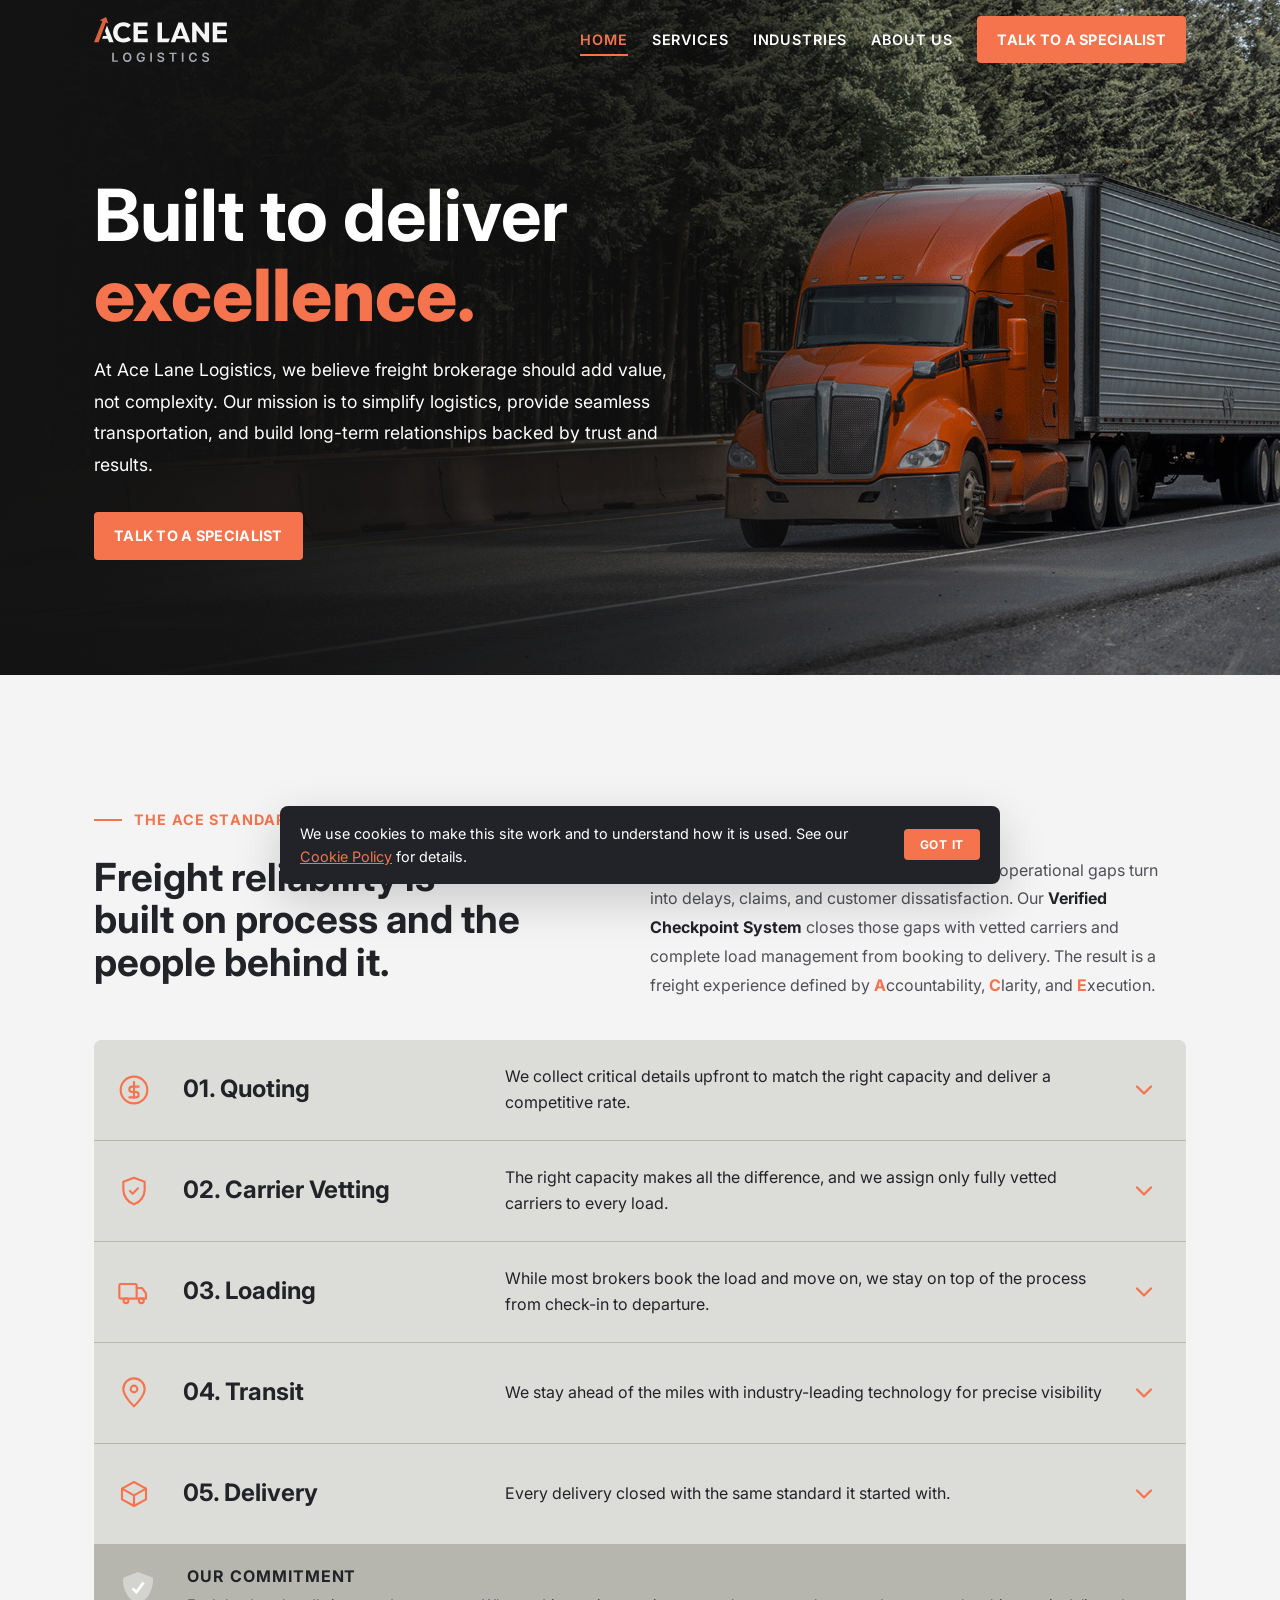
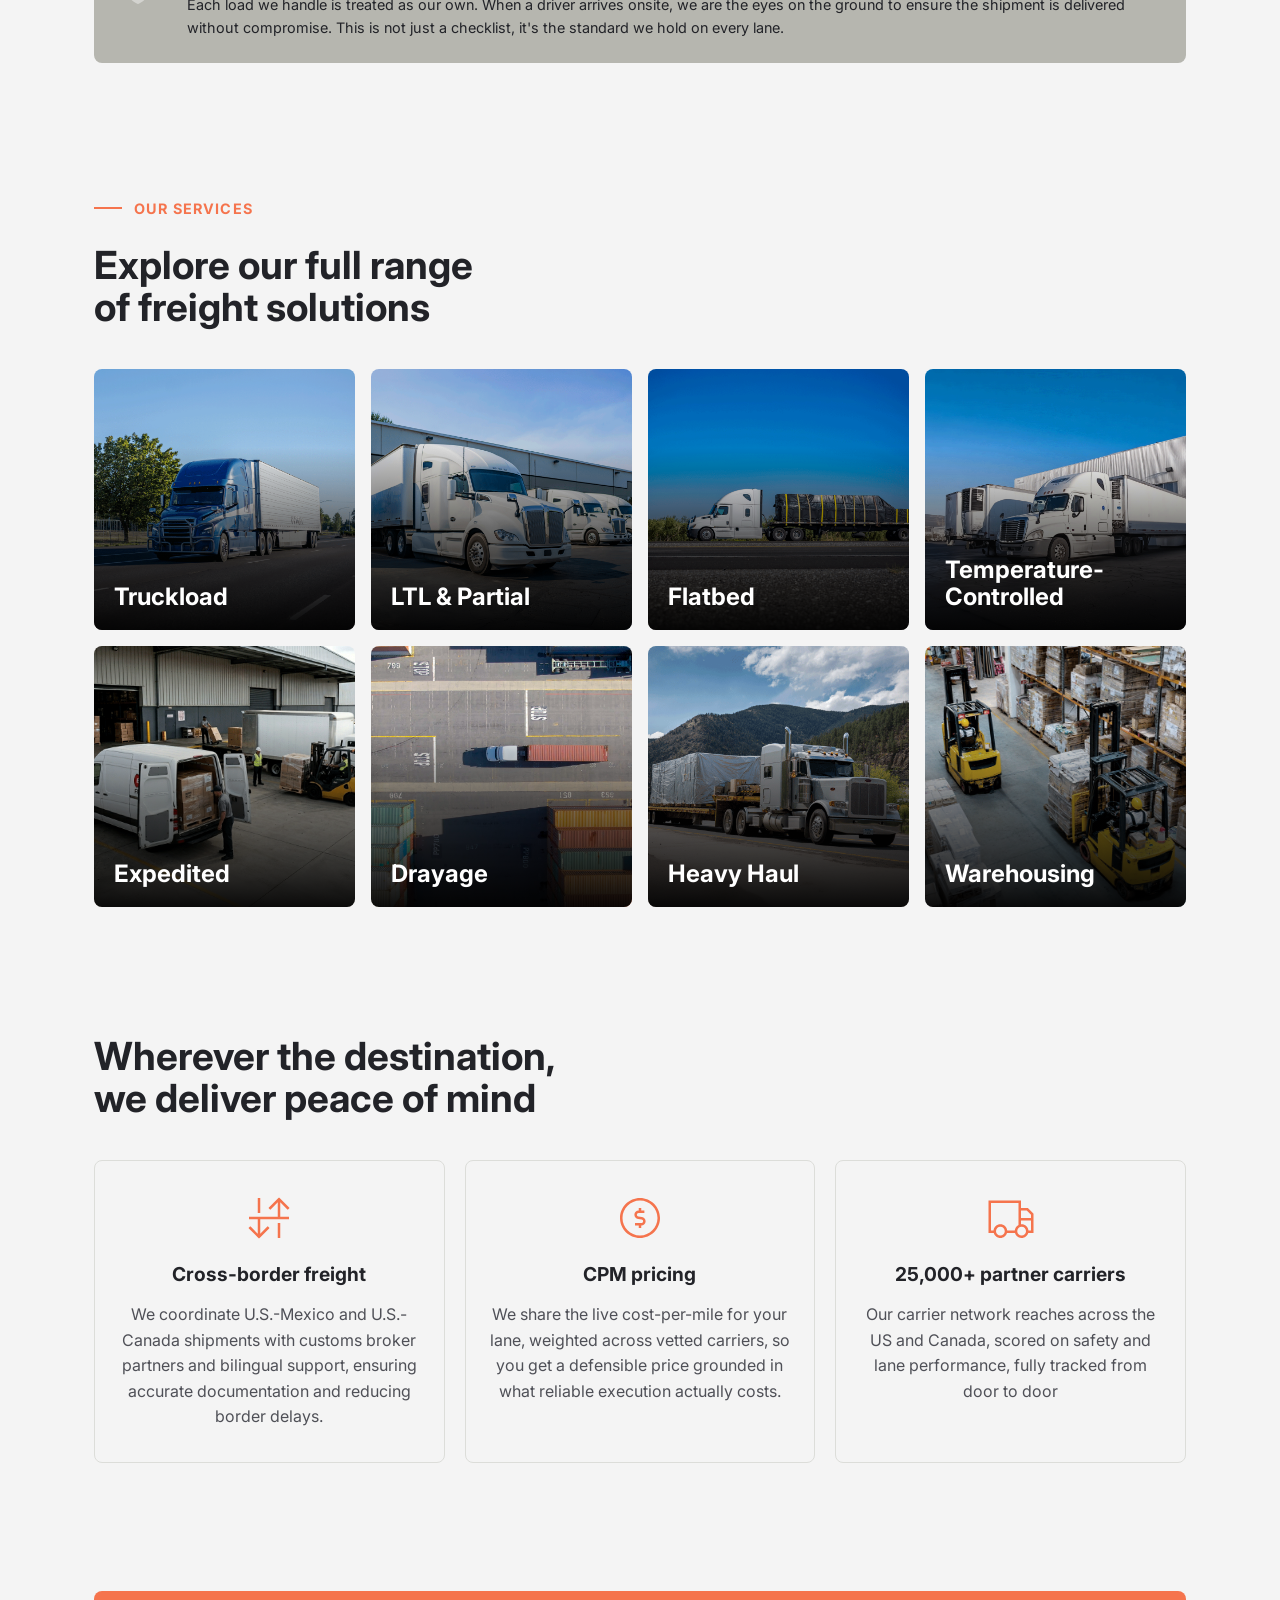
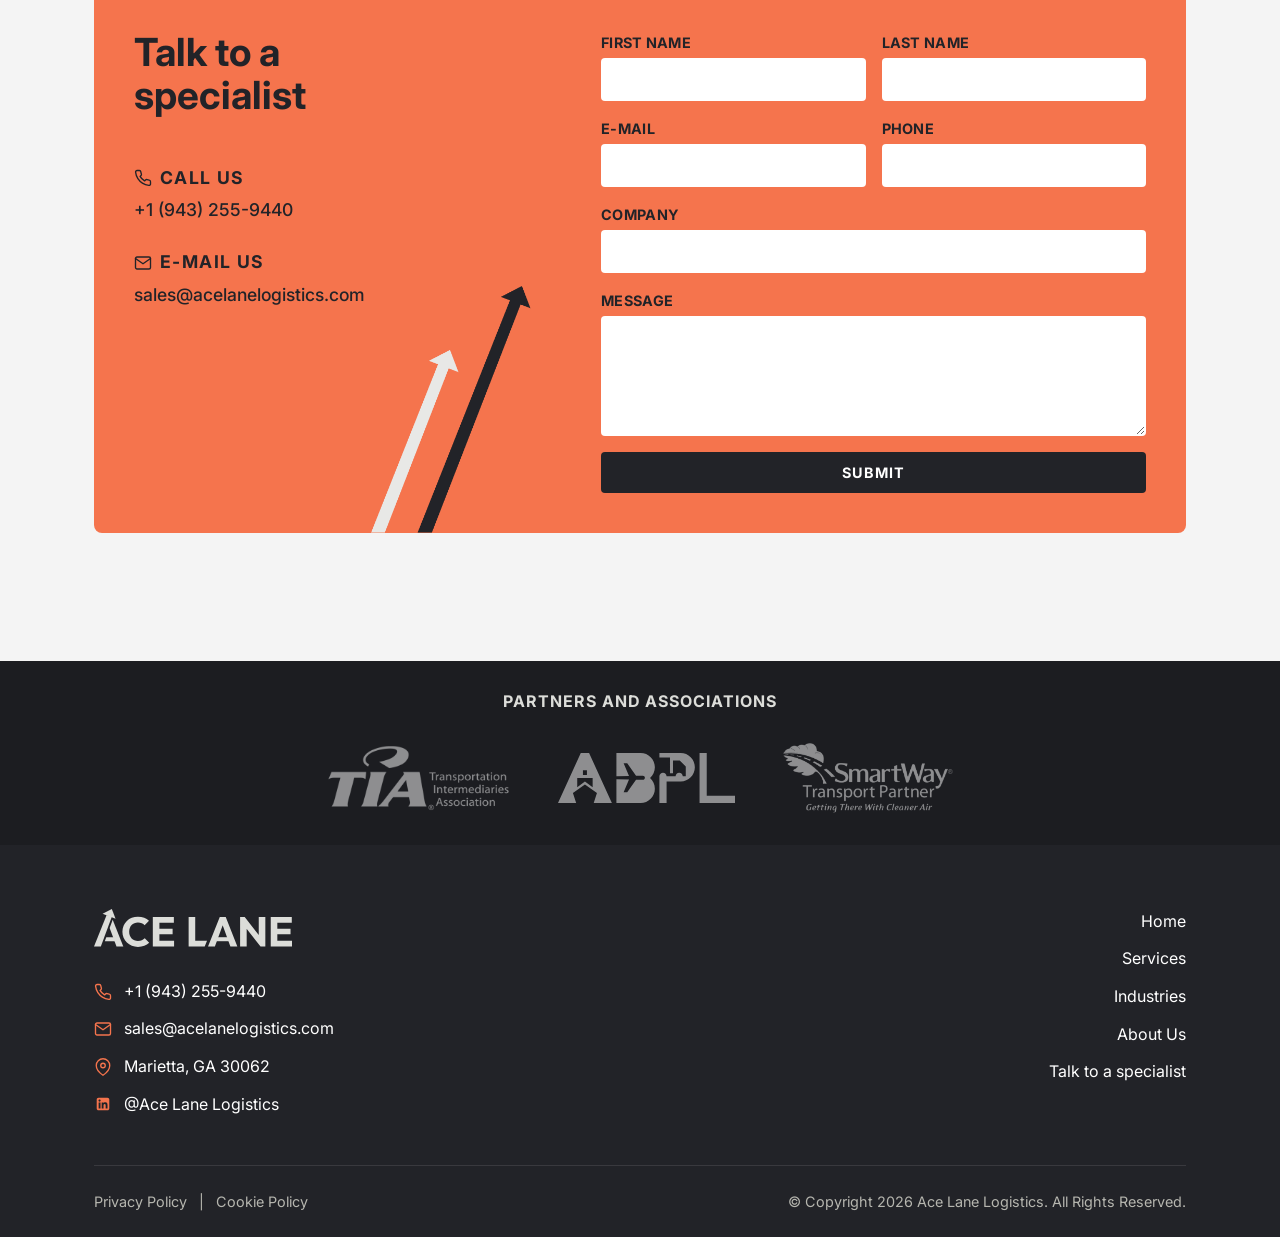
<file: index.html>
<!DOCTYPE html>
<html lang="en">
<head>
  <meta charset="UTF-8">
  <meta name="viewport" content="width=device-width, initial-scale=1.0">
  <title>Ace Lane Logistics | Freight Brokerage Services</title>
  <meta name="description" content="Ace Lane Logistics is a freight brokerage built on process and the people behind it. Vetted carriers, complete load management, and accountability on every lane.">

  <!-- Google tag (gtag.js) -->
  <script async src="https://www.googletagmanager.com/gtag/js?id=G-DX2MP7XP96"></script>
  <script>
    window.dataLayer = window.dataLayer || [];
    function gtag(){dataLayer.push(arguments);}
    gtag('js', new Date());

    gtag('config', 'G-DX2MP7XP96');
  </script>

  <link rel="icon" type="image/png" href="img/brand/ace-lane-favicon.png">

  <link rel="preconnect" href="https://fonts.googleapis.com">
  <link rel="preconnect" href="https://fonts.gstatic.com" crossorigin>
  <link href="https://fonts.googleapis.com/css2?family=Inter:wght@400;500;600;700;800&display=swap" rel="stylesheet">

  <link rel="stylesheet" href="css/tokens.css">
  <link rel="stylesheet" href="css/styles.css">
</head>
<body>

  <!-- ============================
       HEADER
       ============================ -->
  <header class="site-header">
    <div class="container">
      <div class="nav-row">
        <a href="index.html" class="brand-logo" aria-label="Ace Lane Logistics — Home">
          <img src="img/brand/ace-lane-logo.svg" alt="Ace Lane Logistics">
        </a>

        <nav aria-label="Primary" class="nav-items">
          <ul class="primary-nav">
            <li><a href="index.html" aria-current="page">Home</a></li>
            <li><a href="services.html">Services</a></li>
            <li><a href="industries.html">Industries</a></li>
            <li><a href="about.html">About Us</a></li>
          </ul>
        </nav>

        <a href="contact.html" class="btn btn-primary nav-cta">Talk to a specialist</a>

        <button class="nav-toggle" aria-label="Open menu" aria-expanded="false" aria-controls="mobile-menu">
          <svg viewBox="0 0 24 24" fill="none" stroke="currentColor" stroke-width="2" stroke-linecap="round" stroke-linejoin="round">
            <line x1="3" y1="6" x2="21" y2="6"/><line x1="3" y1="12" x2="21" y2="12"/><line x1="3" y1="18" x2="21" y2="18"/>
          </svg>
        </button>
      </div>
    </div>
  </header>

  <nav id="mobile-menu" class="mobile-menu" aria-label="Mobile">
    <a href="index.html">Home</a>
    <a href="services.html">Services</a>
    <a href="industries.html">Industries</a>
    <a href="about.html">About Us</a>
    <a href="contact.html" class="btn btn-primary">Talk to a specialist</a>
  </nav>

  <main id="main">

    <!-- ============================
         HERO
         ============================ -->
    <section class="hero main" aria-label="Intro">
      <div class="hero-bg" style="background-image: url('img/ace-lane-hero.png');"></div>
      <div class="container hero-inner">
        <div class="hero-text">
          <h1 class="heading-huge">Built to deliver <span class="orange">excellence.</span></h1>
          <p class="text-lg">At Ace Lane Logistics, we believe freight brokerage should add value, not complexity. Our mission is to simplify logistics, provide seamless transportation, and build long-term relationships backed by trust and results.</p>
          <a href="contact.html" class="btn btn-primary">Talk to a specialist</a>
        </div>
      </div>
    </section>

    <!-- ============================
         THE ACE STANDARD
         ============================ -->
    <section class="standard-section">
      <div class="container">
        <span class="eyebrow">The Ace Standard</span>

        <div class="section-head double-head">
          <h2 class="heading-4xl">Freight reliability is built on process and the people behind it.</h2>
          <p>When communication fails and visibility is lost, operational gaps turn into delays, claims, and customer dissatisfaction. Our <strong>Verified Checkpoint System</strong> closes those gaps with vetted carriers and complete load management from booking to delivery. The result is a freight experience defined by <span class="ace-letter">A</span>ccountability, <span class="ace-letter">C</span>larity, and <span class="ace-letter">E</span>xecution.</p>
        </div>

        <ul class="steps" role="list">
          <!-- 01. QUOTING — open by default -->
          <li class="step" data-step="01">
            <button class="step-header" aria-expanded="true" aria-controls="step-panel-01">
              <span class="step-icon" aria-hidden="true">
                <svg viewBox="0 0 24 24" fill="none" stroke="currentColor" stroke-width="1.6" stroke-linecap="round" stroke-linejoin="round">
                  <circle cx="12" cy="12" r="10"/>
                  <path d="M12 6v12M15.5 9.5h-5a2 2 0 1 0 0 4h3a2 2 0 1 1 0 4H8.5"/>
                </svg>
              </span>
              <h3 class="heading-2xl">01. Quoting</h3>
              <p>We collect critical details upfront to match the right capacity and deliver a competitive rate.</p>
              <span class="step-chevron" aria-hidden="true">
                <svg viewBox="0 0 24 24" fill="none" stroke="currentColor" stroke-width="2" stroke-linecap="round" stroke-linejoin="round"><polyline points="6 9 12 15 18 9"/></svg>
              </span>
            </button>
            <div class="step-panel" id="step-panel-01">
              <div class="step-panel-inner">
                <div class="step-panel-content">
                  <div class="step-cols">
                    <ul class="step-list">
                      <li>Pickup and delivery locations (city/state or zip code)</li>
                      <li>Requested pickup date and delivery window or appointment</li>
                      <li>Commodity type, weight, piece count, and dimensions</li>
                      <li>Packaging type (palletized, crated, floor-loaded, loose cartons, or carts)</li>
                      <li>Special requirements (liftgate, white glove, temperature control, multi-stop, marshalling, etc.)</li>
                    </ul>
                  </div>

                  <div class="margin-top">
                    <p class="step-cols step-col-heading">Booking</p>
                    <div class="step-cols">
                      <ul class="step-list">
                        <li>Transit time, service level, and capacity locked in for dispatch</li>
                        <li>Live tracking link provided with real-time ETA updates during transit</li>
                        <li>All shipper references, requirements, and documentation confirmed before rolling</li>
                      </ul>
                    </div>
                  </div>
                </div>
              </div>
            </div>
          </li>

          <!-- 02. CARRIER VETTING -->
          <li class="step" data-step="02">
            <button class="step-header" aria-expanded="false" aria-controls="step-panel-02">
              <span class="step-icon" aria-hidden="true">
                <svg viewBox="0 0 24 24" fill="none" stroke="currentColor" stroke-width="1.6" stroke-linecap="round" stroke-linejoin="round">
                  <path d="M12 2 4 5v6c0 5 3.4 9.5 8 11 4.6-1.5 8-6 8-11V5l-8-3z"/>
                  <polyline points="9 12 11 14 15 10"/>
                </svg>
              </span>
              <h3 class="heading-2xl">02. Carrier Vetting</h3>
              <p>The right capacity makes all the difference, and we assign only fully vetted carriers to every load.</p>
              <span class="step-chevron" aria-hidden="true">
                <svg viewBox="0 0 24 24" fill="none" stroke="currentColor" stroke-width="2" stroke-linecap="round" stroke-linejoin="round"><polyline points="6 9 12 15 18 9"/></svg>
              </span>
            </button>
            <div class="step-panel" id="step-panel-02">
              <div class="step-panel-inner">
                <div class="step-panel-content">
                  <div class="step-cols">
                    <ul class="step-list">
                      <li>Active operating authority (MC/DOT) — minimum 12 months in operation</li>
                      <li>Cargo and liability insurance validated directly with provider ($100k minimum up to $250k cargo coverage)</li>
                      <li>FMCSA safety ratings reviewed and strict enforcement against carrier fraud</li>
                      <li>TSA, TWIC, and Hazmat certified drivers for specialized shipments</li>
                    </ul>
                  </div>
                  
                  <div class="margin-top">
                    <p class="step-cols step-col-heading">Securing</p>
                    <div class="step-cols">
                      <ul class="step-list">
                        <li>Load requirements verified prior to dispatch (pallet jack, e-track, straps, side doors, and more)</li>
                        <li>Driver, unit, and carrier details included in order confirmation</li>
                        <li>Additional insurance and equipment photos available upon request</li>
                      </ul>
                    </div>
                  </div>
                </div>
              </div>
            </div>
          </li>

          <!-- 03. Loading -->
          <li class="step" data-step="03">
            <button class="step-header" aria-expanded="false" aria-controls="step-panel-03">
              <span class="step-icon" aria-hidden="true">
                <svg viewBox="0 0 24 24" fill="none" stroke="currentColor" stroke-width="1.6" stroke-linecap="round" stroke-linejoin="round">
                  <rect x="1" y="6" width="13" height="11" rx="1"/>
                  <path d="M14 9h4l3 4v4h-7"/>
                  <circle cx="6" cy="18.5" r="1.8"/>
                  <circle cx="17.5" cy="18.5" r="1.8"/>
                </svg>
              </span>
              
              <h3 class="heading-2xl">03. Loading</h3>
              <p>While most brokers book the load and move on, we stay on top of the process from check-in to departure.</p>
              <span class="step-chevron" aria-hidden="true">
                <svg viewBox="0 0 24 24" fill="none" stroke="currentColor" stroke-width="2" stroke-linecap="round" stroke-linejoin="round"><polyline points="6 9 12 15 18 9"/></svg>
              </span>
            </button>
            <div class="step-panel" id="step-panel-03">
              <div class="step-panel-inner">
                <div class="step-panel-content">
                  <div class="step-cols">
                    <ul class="step-list">
                      <li>Live updates until driver is fully checked in with pick-up reference or paperwork in hand</li>
                      <li>Proactive communication to stay ahead of delays and avoid detention</li>
                      <li>Piece count and labels verified via photos; damages reported promptly</li>
                      <li>Reefer temperatures confirmed with data logs available on demand</li>
                    </ul>
                  </div>

                  <div class="margin-top">
                    <p class="step-cols step-col-heading">Departure</p>
                    <div class="step-cols">
                      <ul class="step-list">
                        <li>Freight secured and trailer space optimized for safety and load efficiency</li>
                        <li>Signed BOL with timestamps and photos shared for customer approval</li>
                        <li>Carrier agreements enforced with seal photos and strict penalties for any unauthorized breach</li>
                        <li>Cross-border documentation coordinated with customs broker for clearance into Canada or Mexico</li>
                      </ul>
                    </div>
                  </div>
                </div>
              </div>
            </div>
          </li>

          <!-- 04. TRANSIT -->
          <li class="step" data-step="04">
            <button class="step-header" aria-expanded="false" aria-controls="step-panel-04">
              <span class="step-icon" aria-hidden="true">
                <svg viewBox="0 0 24 24" fill="none" stroke="currentColor" stroke-width="1.6" stroke-linecap="round" stroke-linejoin="round">
                  <path d="M12 22s8-7.5 8-13a8 8 0 1 0-16 0c0 5.5 8 13 8 13z"/>
                  <circle cx="12" cy="9" r="2.5"/>
                </svg>
              </span>

              <h3 class="heading-2xl">04. Transit</h3>
              <p>We stay ahead of the miles with industry-leading technology for precise visibility</p>
              <span class="step-chevron" aria-hidden="true">
                <svg viewBox="0 0 24 24" fill="none" stroke="currentColor" stroke-width="2" stroke-linecap="round" stroke-linejoin="round"><polyline points="6 9 12 15 18 9"/></svg>
              </span>
            </button>
            <div class="step-panel" id="step-panel-04">
              <div class="step-panel-inner">
                <div class="step-panel-content">
                  <div class="step-cols">
                    <ul class="step-list">
                      <li>Shipment tracked via MacroPoint and Samsara with real-time GPS and live road conditions</li>
                      <li>Driver check-ins throughout transit ensuring shipment integrity and immediate traffic updates</li>
                      <li>Dedicated 24/7 support on standby for reroutes, transloads, and any expedite needs</li>
                    </ul>
                  </div>

                  <div class="margin-top">
                    <p class="step-cols step-col-heading">Arrival</p>
                    <div class="step-cols">
                      <ul class="step-list">
                        <li>Load monitored through final approach, with immediate resolution of any issues</li>
                        <li>Delivery appointments scheduled and white glove services provided upon request</li>
                      </ul>
                    </div>
                  </div>

                </div>
              </div>
            </div>
          </li>

          <!-- 05. DELIVERY -->
          <li class="step" data-step="05">
            <button class="step-header" aria-expanded="false" aria-controls="step-panel-05">
              <span class="step-icon" aria-hidden="true">
                <svg viewBox="0 0 24 24" fill="none" stroke="currentColor" stroke-width="1.6" stroke-linecap="round" stroke-linejoin="round">
                  <path d="M21 8 12 3 3 8v8l9 5 9-5z"/>
                  <path d="M3 8l9 5 9-5M12 13v8"/>
                </svg>
              </span>
              <h3 class="heading-2xl">05. Delivery</h3>
              <p>Every delivery closed with the same standard it started with.</p>
              <span class="step-chevron" aria-hidden="true">
                <svg viewBox="0 0 24 24" fill="none" stroke="currentColor" stroke-width="2" stroke-linecap="round" stroke-linejoin="round"><polyline points="6 9 12 15 18 9"/></svg>
              </span>
            </button>
            <div class="step-panel" id="step-panel-05">
              <div class="step-panel-inner">
                <div class="step-panel-content">
                  <div class="step-cols">
                    <ul class="step-list">
                      <li>Driver checked in with appointment reference and shipper signed BOL</li>
                      <li>Shipment and seal integrity verified before offloading to the designated area</li>
                      <li>Inside delivery, dunnage, and debris removal handled per load and facility instructions</li>
                      <li>Onsite photos taken and timestamps confirmed by the receiver</li>
                      <li>Signed POD and delivery confirmation sent to the customer upon offload</li>
                    </ul>
                  </div>
                  <div class="margin-top">
                    <p class="step-cols step-col-heading">Closeout</p>
                    <div class="step-cols">
                      <ul class="step-list">
                        <li>Detention, layover, and lumper claims backed by ELD data for accuracy and transparency</li>
                        <li>All charges audited against the original quote and submitted for customer approval</li>
                        <li>Load invoiced automatically once all documentation is reviewed and complete</li>
                      </ul>
                    </div>
                  </div>
                </div>
              </div>
            </div>
          </li>
        </ul>

        <!-- OUR COMMITMENT -->
        <div class="commitment">
          <span class="commitment-icon" aria-hidden="true">
            <img src="img/icons/shield.svg" alt="Our commitment">
          </span>
          <div class="commitment-content">
            <h3 class="heading-base">Our commitment</h3>
            <p>Each load we handle is treated as our own. When a driver arrives onsite, we are the eyes on the ground to ensure the shipment is delivered without compromise. This is not just a checklist, it's the standard we hold on every lane.</p>
          </div>
        </div>
      </div>
    </section>

    <!-- ============================
         OUR SERVICES — home grid
         ============================ -->
    <section class="services-section pt-0">
      <div class="container">
        <div class="section-head">
          <span class="eyebrow">Our Services</span>
          <h2 class="heading-4xl">Explore our full range<br>of freight solutions</h2>
        </div>

        <div class="services-grid">
          <a href="services.html#full-truckload" class="service-tile">
            <img src="img/services-acelane-full-truckload.png" alt="" class="service-tile__bg">
            <img src="img/icons/arrow-right-orange.svg" alt="" class="service-tile__arrow">
            <div class="service-tile__content">
              <h3 class="heading-2xl">Truckload</h3>
              <p>Dedicated 53-ft dry van capacity for large shipments</p>
            </div>
          </a>
        
          <a href="services.html#less-than-truckload" class="service-tile">
            <img src="img/services-acelane-less-than-truckload.png" alt="" class="service-tile__bg">
            <img src="img/icons/arrow-right-orange.svg" alt="" class="service-tile__arrow">
            <div class="service-tile__content">
              <h3 class="heading-2xl">LTL & Partial</h3>
              <p>Shared trailer space for smaller shipments at a lower cost</p>
            </div>
          </a>
        
          <a href="services.html#flatbed" class="service-tile">
            <img src="img/services-acelane-flatbed.png" alt="" class="service-tile__bg">
            <img src="img/icons/arrow-right-orange.svg" alt="" class="service-tile__arrow">
            <div class="service-tile__content">
              <h3 class="heading-2xl">Flatbed</h3>
              <p>Open-deck hauling for irregular or jobsite freight</p>
            </div>
          </a>
        
          <a href="services.html#temperature-controlled" class="service-tile">
            <img src="img/services-acelane-temperature-controlled.png" alt="" class="service-tile__bg">
            <img src="img/icons/arrow-right-orange.svg" alt="" class="service-tile__arrow">
            <div class="service-tile__content">
              <h3 class="heading-2xl">Temperature-Controlled</h3>
              <p>Refrigerated transport for temperature-sensitive goods</p>
            </div>
          </a>

          <a href="services.html#expedited" class="service-tile">
            <img src="img/services-acelane-expedited.png" alt="" class="service-tile__bg">
            <img src="img/icons/arrow-right-orange.svg" alt="" class="service-tile__arrow">
            <div class="service-tile__content">
              <h3 class="heading-2xl">Expedited</h3>
              <p>Priority transport for time-critical loads via sprinter van or box truck</p>
            </div>
          </a>
        
          <a href="services.html#drayage" class="service-tile">
            <img src="img/services-acelane-drayage.png" alt="" class="service-tile__bg">
            <img src="img/icons/arrow-right-orange.svg" alt="" class="service-tile__arrow">
            <div class="service-tile__content">
              <h3 class="heading-2xl">Drayage</h3>
              <p>Ocean container moves from ports to distribution centers </p>
            </div>
          </a>
        
          <a href="services.html#heavy-haul" class="service-tile">
            <img src="img/services-acelane-heavy-haul.png" alt="" class="service-tile__bg">
            <img src="img/icons/arrow-right-orange.svg" alt="" class="service-tile__arrow">
            <div class="service-tile__content">
              <h3 class="heading-2xl">Heavy Haul</h3>
              <p>Specialized handling for heavy or over-dimensional freight</p>
            </div>
          </a>
        
          <a href="services.html#warehousing" class="service-tile">
            <img src="img/services-acelane-warehousing.png" alt="" class="service-tile__bg">
            <img src="img/icons/arrow-right-orange.svg" alt="" class="service-tile__arrow">
            <div class="service-tile__content">
              <h3 class="heading-2xl">Warehousing</h3>
              <p>Cross-dock, transload, and storage en route to destination</p>
            </div>
          </a>
        
        </div>
      </div>
    </section>

   <!-- ============================
         RAISING THE STANDARDS — 3 cards
         ============================ -->
         <section class="about-section pt-0">
          <div class="container">
            <div class="section-head">
              <h2 class="heading-4xl">Wherever the destination,<br>we deliver peace of mind</h2>
            </div>
    
            <div class="about-cards">
              <article class="about-card">
                <span class="about-card-icon" aria-hidden="true">
                  <img src="img/icons/cross-border.svg">
                </span>
                <h3>Cross-border freight</h3>
                <p>We coordinate U.S.-Mexico and U.S.-Canada shipments with customs broker partners and bilingual support, ensuring accurate documentation and reducing border delays.</p>          </article>
    
              <article class="about-card">
                <span class="about-card-icon" aria-hidden="true">
                  <img src="img/icons/quote.svg">
                </span>
                <h3>CPM pricing</h3>
                <p>We share the live cost-per-mile for your lane, weighted across vetted carriers, so you get a defensible price grounded in what reliable execution actually costs.</p>
              </article>
    
              <article class="about-card">
                <span class="about-card-icon" aria-hidden="true">
                  <img src="img/icons/truck.svg">
                </span>
                <h3>25,000+ partner carriers</h3>
                <p>Our carrier network reaches across the US and Canada, scored on safety and lane performance, fully tracked from door to door</p>
              </article>
            </div>
          </div>
        </section>

    <!-- ============================
         Talk to a specialist — form
         ============================ -->
    <section class="talk-section pt-0" id="talk-form">
      <div class="container">
        <div class="talk-card">
          <div class="talk-left">
            <h2 class="heading-4xl">Talk to a<br>specialist</h2>
            <div class="talk-info">
              <div class="talk-info-item">
                <P class="talk-info-label">
                  <svg viewBox="0 0 24 24" fill="none" stroke="currentColor" stroke-width="1.8" stroke-linecap="round" stroke-linejoin="round"><path d="M22 16.92v3a2 2 0 0 1-2.18 2 19.79 19.79 0 0 1-8.63-3.07 19.5 19.5 0 0 1-6-6 19.79 19.79 0 0 1-3.07-8.67A2 2 0 0 1 4.11 2h3a2 2 0 0 1 2 1.72c.13.96.37 1.9.7 2.81a2 2 0 0 1-.45 2.11L8.09 9.91a16 16 0 0 0 6 6l1.27-1.27a2 2 0 0 1 2.11-.45c.91.33 1.85.57 2.81.7A2 2 0 0 1 22 16.92z"/></svg>
                  Call us
                </p>
                <p><a href="tel:+19432559440">+1 (943) 255-9440</a></p>
              </div>
              <div class="talk-info-item">
                <p class="talk-info-label">
                  <svg viewBox="0 0 24 24" fill="none" stroke="currentColor" stroke-width="1.8" stroke-linecap="round" stroke-linejoin="round"><path d="M4 4h16c1.1 0 2 .9 2 2v12c0 1.1-.9 2-2 2H4c-1.1 0-2-.9-2-2V6c0-1.1.9-2 2-2z"/><polyline points="22,6 12,13 2,6"/></svg>
                  E-mail us
                </p>
                <p><a href="mailto:sales@acelanelogistics.com">sales@acelanelogistics.com</a></p>
              </div>
            </div>
            <div class="talk-arrows" aria-hidden="true">
              <img src="img/brand/ace-lane-arrow-negative.png" alt="">
            </div>
          </div>

          <form class="talk-form" name="contact" method="POST" data-netlify="true" netlify-honeypot="bot-field">
            <input type="hidden" name="form-name" value="contact">
            <p class="honeypot"><label>Don't fill this out: <input name="bot-field"></label></p>

            <input type="hidden" name="page" value="page-home">

            <div class="form-row">
              <label for="firstName">First Name</label>
              <input class="input" type="text" name="firstName" id="firstName" required>
            </div>
            <div class="form-row">
              <label for="lastName">Last Name</label>
              <input class="input" type="text" name="lastName" id="lastName" required>
            </div>
            <div class="form-row">
              <label for="email">E-mail</label>
              <input class="input" type="email" name="email" id="email" required>
            </div>
            <div class="form-row">
              <label for="phone">Phone</label>
              <input class="input" type="tel" name="phone" id="phone" required>
            </div>
            <div class="form-row full">
              <label for="company">Company</label>
              <input class="input" type="text" name="company" id="company" required>
            </div>
            <div class="form-row full">
              <label for="message">Message</label>
              <textarea class="textarea" name="message" id="message" rows="4" required></textarea>
            </div>
            <div class="form-status" role="status" aria-live="polite"></div>
            <div class="form-row submit-row">
              <button type="submit" class="submit-btn">Submit</button>
            </div>
          </form>
        </div>
      </div>
    </section>
  </main>

  <!-- TRUST & AFFILIATIONS -->
  <section class="trust-section">
    <div class="container">
      <h2 class="heading-base text-center">Partners and associations</h2>
      <div class="trust-logos">
        <a href="https://www.tianet.org" target="_blank" rel="noopener noreferrer" aria-label="Transportation Intermediaries Association">
          <img class="logo-tia" src="img/associations-ace-lane-tia.png" alt="TIA — Transportation Intermediaries Association">
        </a>
        <a href="https://www.abplusa.com/en" target="_blank" rel="noopener noreferrer" aria-label="ABPL">
          <img class="logo-abpl" src="img/associations-ace-lane-abpl.svg" alt="ABPL">
        </a>
        <a href="https://www.epa.gov/smartway" target="_blank" rel="noopener noreferrer" aria-label="SmartWay">
          <img class="logo-smartway" src="img/associations-smartway.png" alt="SmartWay Transportation Partner">
        </a>
      </div>
    </div>
  </section>

  <!-- ============================
       FOOTER
       ============================ -->
  <footer class="site-footer">
    <div class="container">
      <div class="footer-row">
        <div class="footer-brand">
          <a href="index.html" class="brand-logo" aria-label="Ace Lane Logistics">
            <img src="img/brand/ace-lane-logo-white.svg" alt="Ace Lane Logistics">
          </a>
          <div class="footer-contact">
            <a href="tel:+19432559440">
              <svg viewBox="0 0 24 24" fill="none" stroke="currentColor" stroke-width="1.8" stroke-linecap="round" stroke-linejoin="round"><path d="M22 16.92v3a2 2 0 0 1-2.18 2 19.79 19.79 0 0 1-8.63-3.07 19.5 19.5 0 0 1-6-6 19.79 19.79 0 0 1-3.07-8.67A2 2 0 0 1 4.11 2h3a2 2 0 0 1 2 1.72c.13.96.37 1.9.7 2.81a2 2 0 0 1-.45 2.11L8.09 9.91a16 16 0 0 0 6 6l1.27-1.27a2 2 0 0 1 2.11-.45c.91.33 1.85.57 2.81.7A2 2 0 0 1 22 16.92z"/></svg>
              +1 (943) 255-9440
            </a>
            <a href="mailto:sales@acelanelogistics.com">
              <svg viewBox="0 0 24 24" fill="none" stroke="currentColor" stroke-width="1.8" stroke-linecap="round" stroke-linejoin="round"><path d="M4 4h16c1.1 0 2 .9 2 2v12c0 1.1-.9 2-2 2H4c-1.1 0-2-.9-2-2V6c0-1.1.9-2 2-2z"/><polyline points="22,6 12,13 2,6"/></svg>
              sales@acelanelogistics.com
            </a>
            <a>
              <svg viewBox="0 0 24 24" fill="none" stroke="currentColor" stroke-width="1.8" stroke-linecap="round" stroke-linejoin="round"><path d="M21 10c0 7-9 13-9 13S3 17 3 10a9 9 0 0 1 18 0z"/><circle cx="12" cy="10" r="3"/></svg>              
              Marietta, GA 30062
            </a>
            <a href="https://www.linkedin.com/company/ace-lane-logistics">
              <img src="img/icons/linkedin.svg" alt="LinkedIn">
              @Ace Lane Logistics
            </a>
          </div>
        </div>

        <nav class="footer-nav" aria-label="Footer">
          <a href="index.html">Home</a>
          <a href="services.html">Services</a>
          <a href="industries.html">Industries</a>
          <a href="about.html">About Us</a>
          <a href="contact.html">Talk to a specialist</a>
        </nav>
      </div>

      <div class="footer-bottom">
        <div class="footer-bottom-links">
          <a href="privacy-policy.html">Privacy Policy</a>
          <span>|</span>
          <a href="cookie-policy.html">Cookie Policy</a>
        </div>
        <div>© Copyright <span data-current-year>2026</span> Ace Lane Logistics. All Rights Reserved.</div>
      </div>
    </div>
  </footer>

  <!-- COOKIE BANNER -->
  <div class="cookie-banner" role="dialog" aria-label="Cookie notice">
    <p>We use cookies to make this site work and to understand how it is used. See our <a href="cookie-policy.html">Cookie Policy</a> for details.</p>
    <button type="button" data-cookie-ack>Got it</button>
  </div>

  <script src="js/main.js" defer></script>
</body>
</html>
</file>
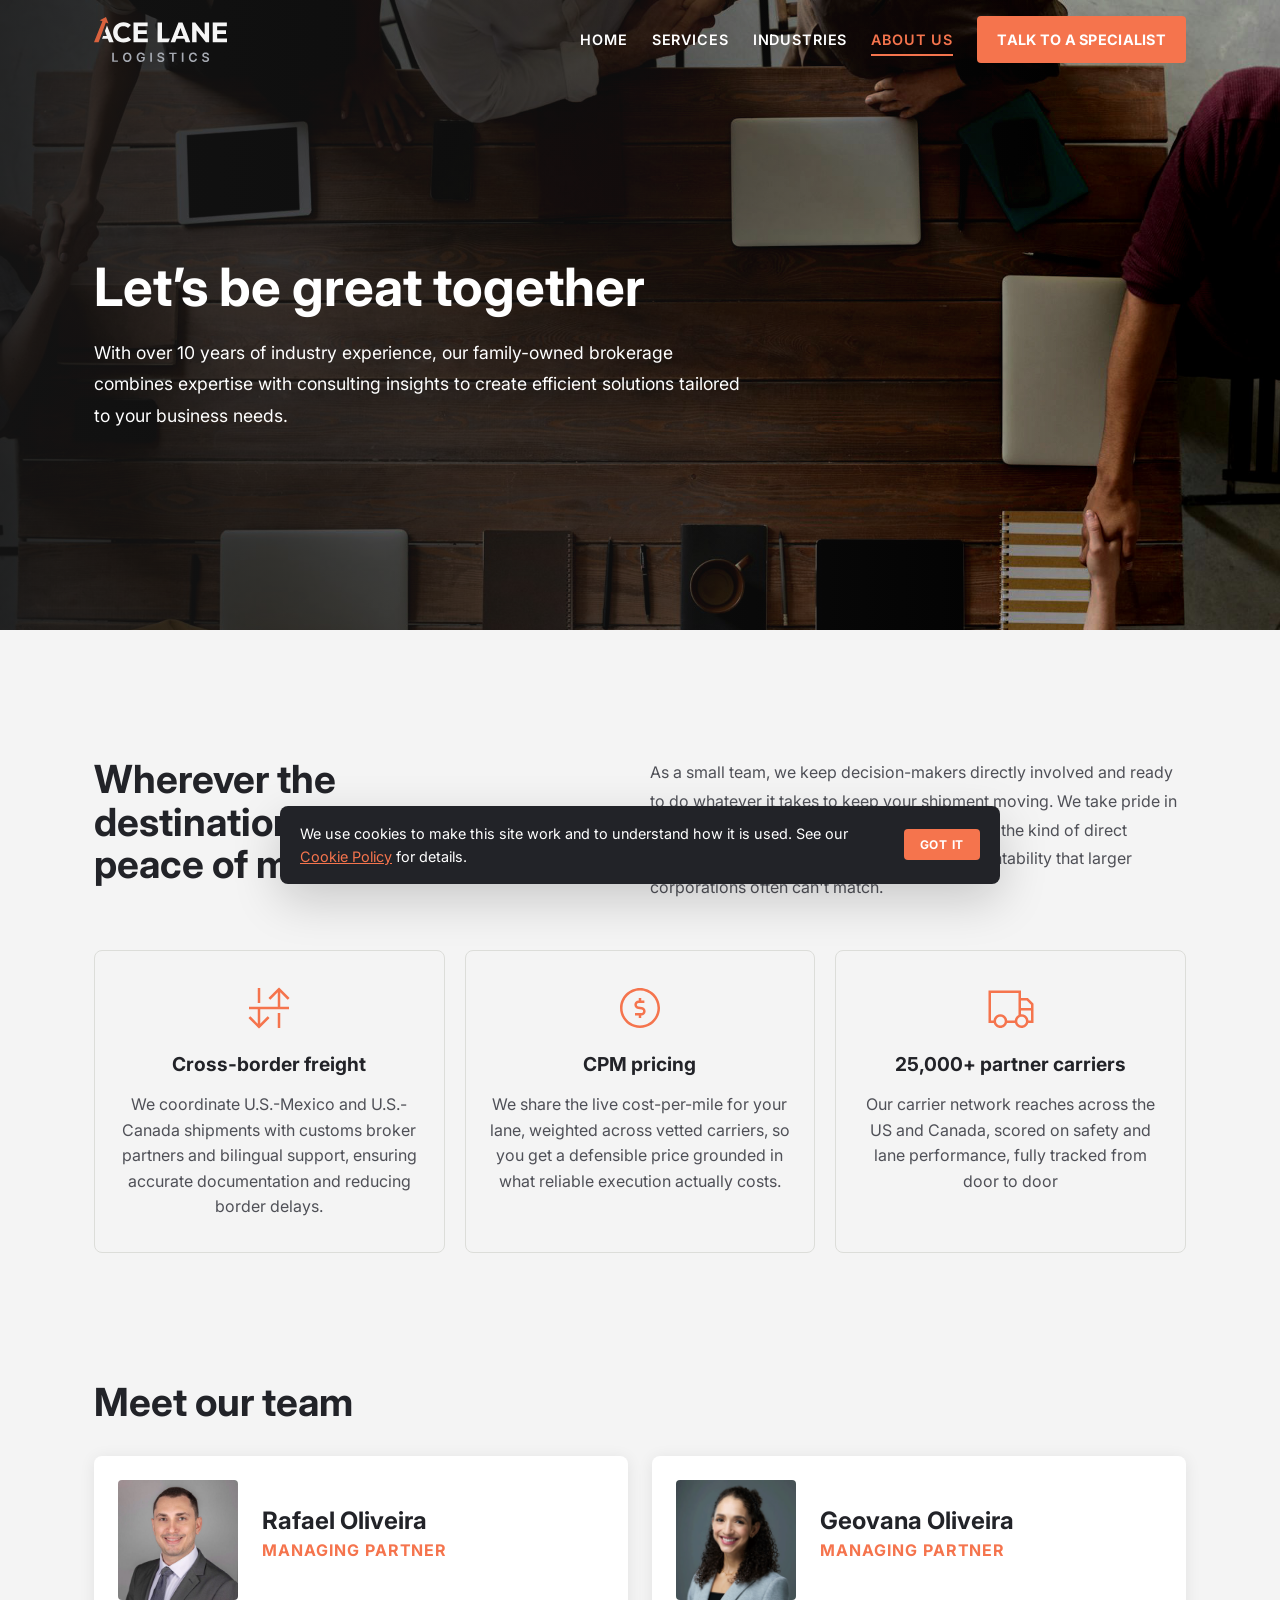
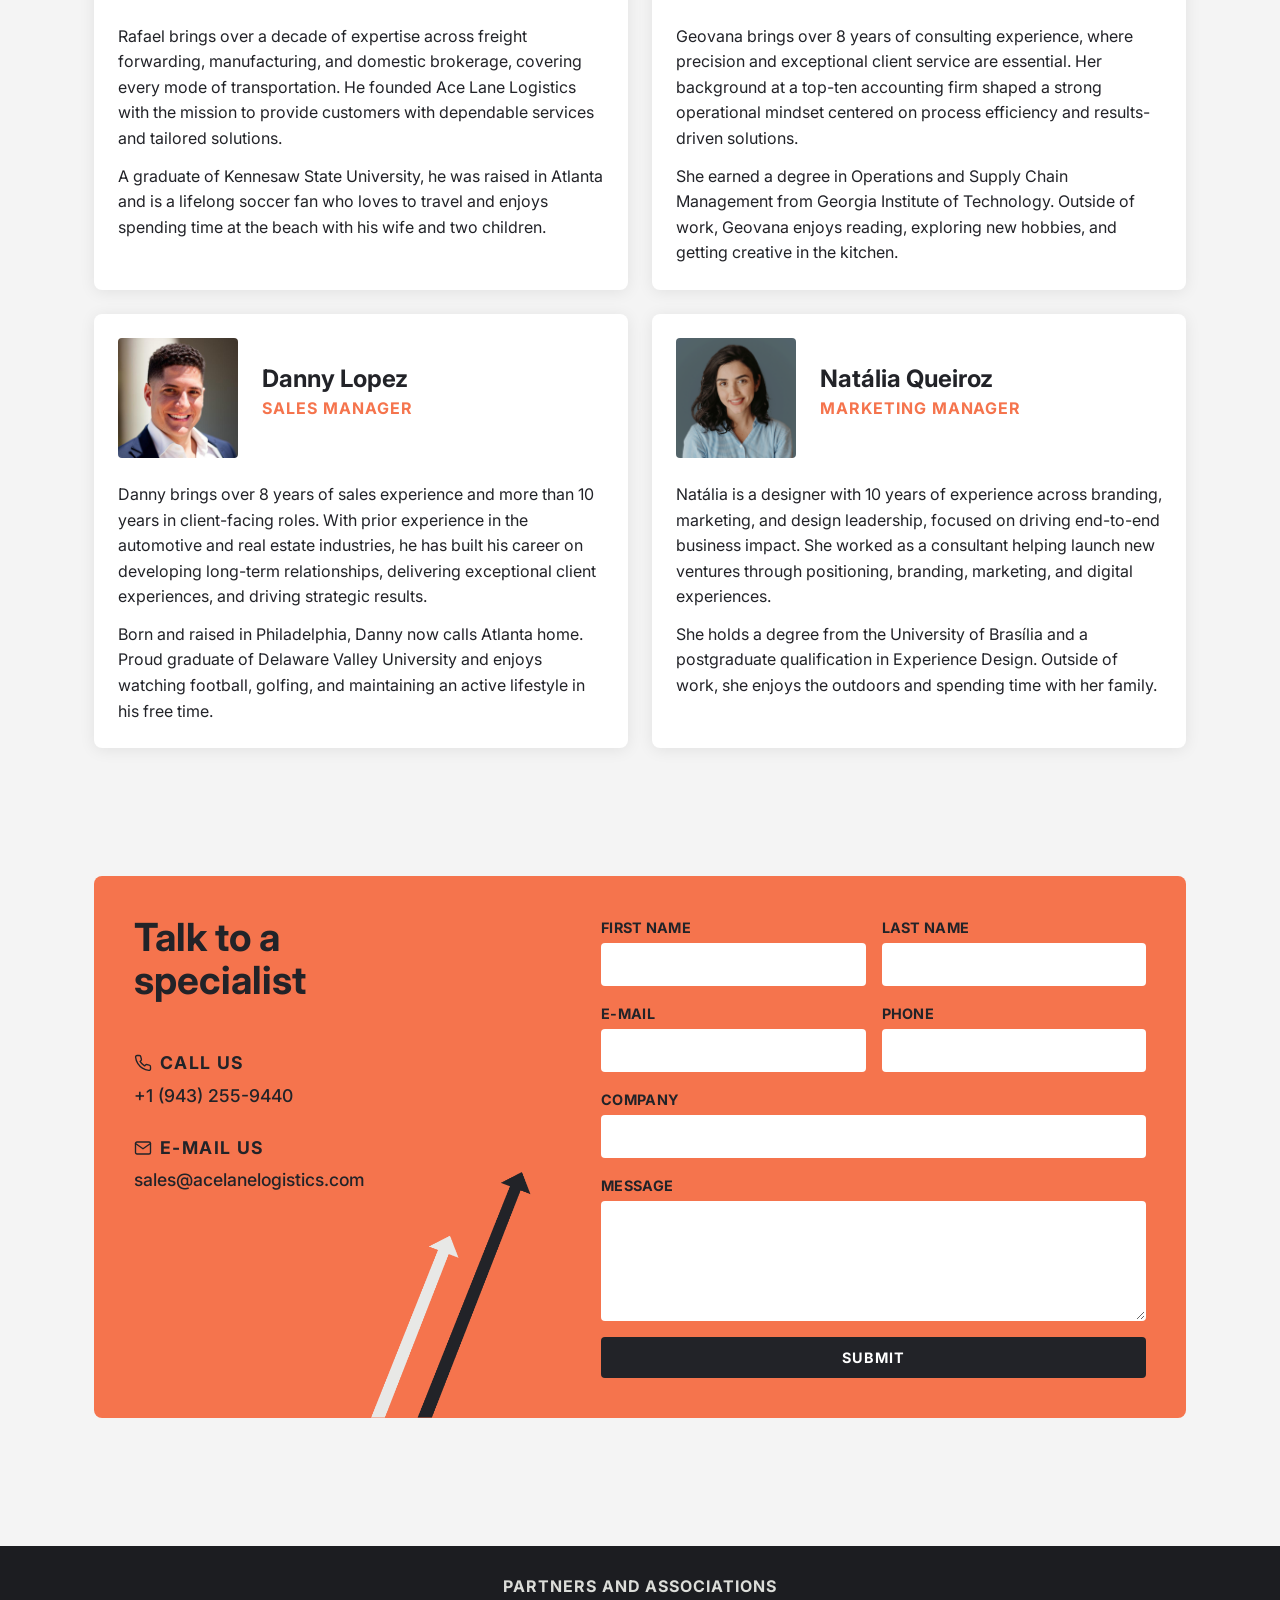
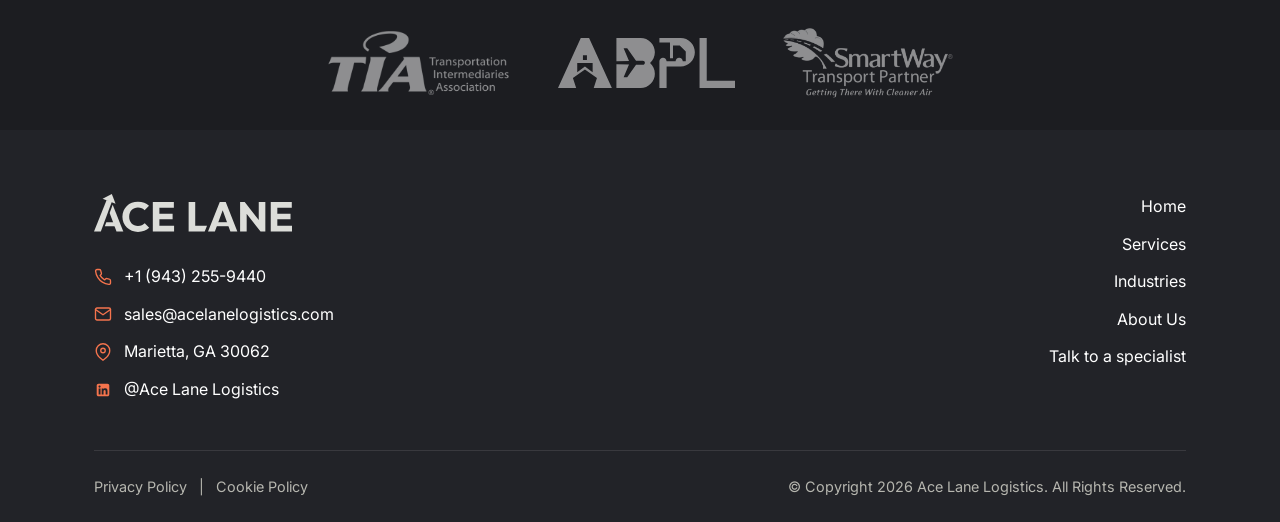
<file: about.html>
<!DOCTYPE html>
<html lang="en">
<head>
  <meta charset="UTF-8">
  <meta name="viewport" content="width=device-width, initial-scale=1.0">
  <title>About Us — Ace Lane Logistics</title>
  <meta name="description" content="Over 10 years of industry experience combining brokerage expertise with consulting insight. Meet the partners behind Ace Lane Logistics.">

  <!-- Google tag (gtag.js) -->
  <script async src="https://www.googletagmanager.com/gtag/js?id=G-DX2MP7XP96"></script>
  <script>
    window.dataLayer = window.dataLayer || [];
    function gtag(){dataLayer.push(arguments);}
    gtag('js', new Date());

    gtag('config', 'G-DX2MP7XP96');
  </script>

  <link rel="icon" type="image/png" href="img/brand/ace-lane-favicon.png">

  <link rel="preconnect" href="https://fonts.googleapis.com">
  <link rel="preconnect" href="https://fonts.gstatic.com" crossorigin>
  <link href="https://fonts.googleapis.com/css2?family=Inter:wght@400;500;600;700;800&display=swap" rel="stylesheet">

  <link rel="stylesheet" href="css/tokens.css">
  <link rel="stylesheet" href="css/styles.css">
</head>
<body>

  <!-- ============================
       HEADER
       ============================ -->
       <header class="site-header">
        <div class="container">
          <div class="nav-row">
            <a href="index.html" class="brand-logo" aria-label="Ace Lane Logistics — Home">
              <img src="img/brand/ace-lane-logo.svg" alt="Ace Lane Logistics">
            </a>
    
            <nav aria-label="Primary" class="nav-items">
              <ul class="primary-nav">
                <li><a href="index.html">Home</a></li>
                <li><a href="services.html">Services</a></li>
                <li><a href="industries.html">Industries</a></li>
                <li><a href="about.html" aria-current="page">About Us</a></li>
              </ul>
            </nav>
    
            <a href="contact.html" class="btn btn-primary nav-cta">Talk to a specialist</a>
    
            <button class="nav-toggle" aria-label="Open menu" aria-expanded="false" aria-controls="mobile-menu">
              <svg viewBox="0 0 24 24" fill="none" stroke="currentColor" stroke-width="2" stroke-linecap="round" stroke-linejoin="round">
                <line x1="3" y1="6" x2="21" y2="6"/><line x1="3" y1="12" x2="21" y2="12"/><line x1="3" y1="18" x2="21" y2="18"/>
              </svg>
            </button>
          </div>
        </div>
      </header>
    
      <nav id="mobile-menu" class="mobile-menu" aria-label="Mobile">
        <a href="index.html">Home</a>
        <a href="services.html">Services</a>
        <a href="industries.html">Industries</a>
        <a href="about.html">About Us</a>
        <a href="contact.html" class="btn btn-primary">Talk to a specialist</a>
      </nav>

  <main id="main">

    <!-- ============================
         HERO — arrows on right
         ============================ -->
    <section class="hero hero--about" aria-label="About us intro">
      <div class="hero-bg" style="background-image: url('img/about-us-ace-lane-team.jpg')"></div>
      <div class="container hero-inner">
        <div class="hero-text">
          <h1 class="heading-5xl">Let’s be great together</h1>
          <p class="text-lg">With over 10 years of industry experience, our family-owned brokerage combines expertise with consulting insights to create efficient solutions tailored to your business needs. 
          </p>
        </div>
      </div>
    </section>

    <!-- ============================
         RAISING THE STANDARDS — 3 cards
         ============================ -->
    <section class="about-section">
      <div class="container">
        <div class="double-head">
          <h2 class="heading-4xl">Wherever the destination,we deliver peace of mind</h2>
          <p>As a small team, we keep decision-makers directly involved and ready to do whatever it takes to keep your shipment moving. We take pride in building long-term relationships and delivering the kind of direct communication, personal attention, and accountability that larger corporations often can't match.</p>
        </div>

        <div class="about-cards">
          <article class="about-card">
            <span class="about-card-icon" aria-hidden="true">
              <img src="img/icons/cross-border.svg">
            </span>
            <h3>Cross-border freight</h3>
            <p>We coordinate U.S.-Mexico and U.S.-Canada shipments with customs broker partners and bilingual support, ensuring accurate documentation and reducing border delays.</p>          </article>

          <article class="about-card">
            <span class="about-card-icon" aria-hidden="true">
              <img src="img/icons/quote.svg">
            </span>
            <h3>CPM pricing</h3>
            <p>We share the live cost-per-mile for your lane, weighted across vetted carriers, so you get a defensible price grounded in what reliable execution actually costs.</p>
          </article>

          <article class="about-card">
            <span class="about-card-icon" aria-hidden="true">
              <img src="img/icons/truck.svg">
            </span>
            <h3>25,000+ partner carriers</h3>
            <p>Our carrier network reaches across the US and Canada, scored on safety and lane performance, fully tracked from door to door</p>
          </article>
        </div>
      </div>
    </section>

    <!-- ============================
         MEET THE PARTNERS
         ============================ -->
    <section class="pt-0">
      <div class="container">
        <div class="partners-head">
          <h2 class="heading-4xl">Meet our team</h2>
        </div>
        <div class="partners-grid">
          <article class="partner-card">
            <div class="partner-info">
              <img src="img/partner-rafael-oliveira-ace-lane.jpg" alt="Rafael Oliveira">
              <div class="partner-name">
                <h3 class="heading-2xl">Rafael Oliveira</h3>
                <h4 class="heading-base">Managing Partner</h4>
                <!-- <a href="https://www.linkedin.com/in/rafael-oliveira1/" class="btn sm btn-outline btn-linkedin" target="_blank" rel="noopener noreferrer"> 
                  <svg class="li-icon" viewBox="0 0 640 640" xmlns="http://www.w3.org/2000/svg" aria-hidden="true">
                    <path d="M512 96L127.9 96C110.3 96 96 110.5 96 128.3L96 511.7C96 529.5 110.3 544 127.9 544L512 544C529.6 544 544 529.5 544 511.7L544 128.3C544 110.5 529.6 96 512 96zM231.4 480L165 480L165 266.2L231.5 266.2L231.5 480L231.4 480zM198.2 160C219.5 160 236.7 177.2 236.7 198.5C236.7 219.8 219.5 237 198.2 237C176.9 237 159.7 219.8 159.7 198.5C159.7 177.2 176.9 160 198.2 160zM480.3 480L413.9 480L413.9 376C413.9 351.2 413.4 319.3 379.4 319.3C344.8 319.3 339.5 346.3 339.5 374.2L339.5 480L273.1 480L273.1 266.2L336.8 266.2L336.8 295.4L337.7 295.4C346.6 278.6 368.3 260.9 400.6 260.9C467.8 260.9 480.3 305.2 480.3 362.8L480.3 480z"/>
                  </svg>
                  LinkedIn
                </a>-->
              </div>
            </div>
            <div class="partner-text">
              <p>Rafael brings over a decade of expertise across freight forwarding, manufacturing, and domestic brokerage, covering every mode of transportation. He founded Ace Lane Logistics with the mission to provide customers with dependable services and tailored solutions.</p>
              <p>A graduate of Kennesaw State University, he was raised in Atlanta and is a lifelong soccer fan who loves to travel and enjoys spending time at the beach with his wife and two children.</p>
            </div>
          </article>
          
          <article class="partner-card">
            <div class="partner-info">
              <img src="img/partner-geovana-oliveira-ace-lane.png" alt="Geovana Oliveira">
              <div class="partner-name">
                <h3 class="heading-2xl">Geovana Oliveira</h3>
                <h4 class="heading-base">Managing Partner</h4>
                <!-- <a href="https://www.linkedin.com/in/martinsgeovana/" class="btn sm btn-outline btn-linkedin" target="_blank" rel="noopener noreferrer">
                  <svg class="li-icon" viewBox="0 0 640 640" xmlns="http://www.w3.org/2000/svg" aria-hidden="true">
                    <path d="M512 96L127.9 96C110.3 96 96 110.5 96 128.3L96 511.7C96 529.5 110.3 544 127.9 544L512 544C529.6 544 544 529.5 544 511.7L544 128.3C544 110.5 529.6 96 512 96zM231.4 480L165 480L165 266.2L231.5 266.2L231.5 480L231.4 480zM198.2 160C219.5 160 236.7 177.2 236.7 198.5C236.7 219.8 219.5 237 198.2 237C176.9 237 159.7 219.8 159.7 198.5C159.7 177.2 176.9 160 198.2 160zM480.3 480L413.9 480L413.9 376C413.9 351.2 413.4 319.3 379.4 319.3C344.8 319.3 339.5 346.3 339.5 374.2L339.5 480L273.1 480L273.1 266.2L336.8 266.2L336.8 295.4L337.7 295.4C346.6 278.6 368.3 260.9 400.6 260.9C467.8 260.9 480.3 305.2 480.3 362.8L480.3 480z"/>
                  </svg>
                  LinkedIn
                </a>-->
              </div>
            </div>
            <div class="partner-text">
              <p>Geovana brings over 8 years of consulting experience, where precision and exceptional client service are essential. Her background at a top-ten accounting firm shaped a strong operational mindset centered on process efficiency and results-driven solutions.</p>
              <p>She earned a degree in Operations and Supply Chain Management from Georgia Institute of Technology. Outside of work, Geovana enjoys reading, exploring new hobbies, and getting creative in the kitchen.</p>
            </div>
          </article>
          
          <article class="partner-card">
            <div class="partner-info">
              <img src="img/partner-danny-lopez-ace-lane.jpeg" alt="Danny Lopez">
              <div class="partner-name">
                <h3 class="heading-2xl">Danny Lopez</h3>
                <h4 class="heading-base">Sales Manager</h4>
               <!--  <a href="https://www.linkedin.com/in/dlopez05/" class="btn sm btn-outline btn-linkedin" target="_blank" rel="noopener noreferrer">
                  <svg class="li-icon" viewBox="0 0 640 640" xmlns="http://www.w3.org/2000/svg" aria-hidden="true">
                    <path d="M512 96L127.9 96C110.3 96 96 110.5 96 128.3L96 511.7C96 529.5 110.3 544 127.9 544L512 544C529.6 544 544 529.5 544 511.7L544 128.3C544 110.5 529.6 96 512 96zM231.4 480L165 480L165 266.2L231.5 266.2L231.5 480L231.4 480zM198.2 160C219.5 160 236.7 177.2 236.7 198.5C236.7 219.8 219.5 237 198.2 237C176.9 237 159.7 219.8 159.7 198.5C159.7 177.2 176.9 160 198.2 160zM480.3 480L413.9 480L413.9 376C413.9 351.2 413.4 319.3 379.4 319.3C344.8 319.3 339.5 346.3 339.5 374.2L339.5 480L273.1 480L273.1 266.2L336.8 266.2L336.8 295.4L337.7 295.4C346.6 278.6 368.3 260.9 400.6 260.9C467.8 260.9 480.3 305.2 480.3 362.8L480.3 480z"/>
                  </svg>
                  LinkedIn
                </a> -->
              </div>
            </div>
            <div class="partner-text">
              <p>Danny brings over 8 years of sales experience and more than 10 years in client-facing roles. With prior experience in the automotive and real estate industries, he has built his career on developing long-term relationships, delivering exceptional client experiences, and driving strategic results.</p>
              <p>Born and raised in Philadelphia, Danny now calls Atlanta home. Proud graduate of Delaware Valley University and enjoys watching football, golfing, and maintaining an active lifestyle in his free time.</p>
            </div>
          </article>
          
          <article class="partner-card">
            <div class="partner-info">
              <img src="img/partner-natalia-queiroz-ace-lane.png" alt="Natália Queiroz">
              <div class="partner-name">
                <h3 class="heading-2xl">Natália Queiroz</h3>
                <h4 class="heading-base">Marketing Manager</h4>
                <!-- <a href="https://www.linkedin.com/in/nataliabernardesq/" class="btn sm btn-outline btn-linkedin" target="_blank" rel="noopener noreferrer">
                  <svg class="li-icon" viewBox="0 0 640 640" xmlns="http://www.w3.org/2000/svg" aria-hidden="true">
                    <path d="M512 96L127.9 96C110.3 96 96 110.5 96 128.3L96 511.7C96 529.5 110.3 544 127.9 544L512 544C529.6 544 544 529.5 544 511.7L544 128.3C544 110.5 529.6 96 512 96zM231.4 480L165 480L165 266.2L231.5 266.2L231.5 480L231.4 480zM198.2 160C219.5 160 236.7 177.2 236.7 198.5C236.7 219.8 219.5 237 198.2 237C176.9 237 159.7 219.8 159.7 198.5C159.7 177.2 176.9 160 198.2 160zM480.3 480L413.9 480L413.9 376C413.9 351.2 413.4 319.3 379.4 319.3C344.8 319.3 339.5 346.3 339.5 374.2L339.5 480L273.1 480L273.1 266.2L336.8 266.2L336.8 295.4L337.7 295.4C346.6 278.6 368.3 260.9 400.6 260.9C467.8 260.9 480.3 305.2 480.3 362.8L480.3 480z"/>
                  </svg>
                  LinkedIn
                </a> -->
              </div>
            </div>
            <div class="partner-text">
              <p>Natália is a designer with 10 years of experience across branding, marketing, and design leadership, focused on driving end-to-end business impact. She worked as a consultant helping launch new ventures through positioning, branding, marketing, and digital experiences.</p>
              <p>She holds a degree from the University of Brasília and a postgraduate qualification in Experience Design. Outside of work, she enjoys the outdoors and spending time with her family.</p>
            </div>
          </article>
        </div>
      </div>
    </section>

  <!-- ============================
  Talk to a specialist — form
  ============================ -->
  <section class="talk-section pt-0" id="talk-form">
  <div class="container">
    <div class="talk-card">
      <div class="talk-left">
        <h2 class="heading-4xl">Talk to a<br>specialist</h2>
        <div class="talk-info">
          <div class="talk-info-item">
            <P class="talk-info-label">
              <svg viewBox="0 0 24 24" fill="none" stroke="currentColor" stroke-width="1.8" stroke-linecap="round" stroke-linejoin="round"><path d="M22 16.92v3a2 2 0 0 1-2.18 2 19.79 19.79 0 0 1-8.63-3.07 19.5 19.5 0 0 1-6-6 19.79 19.79 0 0 1-3.07-8.67A2 2 0 0 1 4.11 2h3a2 2 0 0 1 2 1.72c.13.96.37 1.9.7 2.81a2 2 0 0 1-.45 2.11L8.09 9.91a16 16 0 0 0 6 6l1.27-1.27a2 2 0 0 1 2.11-.45c.91.33 1.85.57 2.81.7A2 2 0 0 1 22 16.92z"/></svg>
              Call us
            </p>
            <p><a href="tel:+19432559440">+1 (943) 255-9440</a></p>
          </div>
          <div class="talk-info-item">
            <p class="talk-info-label">
              <svg viewBox="0 0 24 24" fill="none" stroke="currentColor" stroke-width="1.8" stroke-linecap="round" stroke-linejoin="round"><path d="M4 4h16c1.1 0 2 .9 2 2v12c0 1.1-.9 2-2 2H4c-1.1 0-2-.9-2-2V6c0-1.1.9-2 2-2z"/><polyline points="22,6 12,13 2,6"/></svg>
              E-mail us
            </p>
            <p><a href="mailto:sales@acelanelogistics.com">sales@acelanelogistics.com</a></p>
          </div>
        </div>
        <div class="talk-arrows" aria-hidden="true">
          <img src="img/brand/ace-lane-arrow-negative.png" alt="">
        </div>
      </div>

      <form class="talk-form" name="contact" method="POST" data-netlify="true" netlify-honeypot="bot-field">
        <input type="hidden" name="form-name" value="contact">
        <p class="honeypot"><label>Don't fill this out: <input name="bot-field"></label></p>
        <input type="hidden" name="page" value="page-about">

        <div class="form-row">
          <label for="firstName">First Name</label>
          <input class="input" type="text" name="firstName" id="firstName" required>
        </div>
        <div class="form-row">
          <label for="lastName">Last Name</label>
          <input class="input" type="text" name="lastName" id="lastName" required>
        </div>
        <div class="form-row">
          <label for="email">E-mail</label>
          <input class="input" type="email" name="email" id="email" required>
        </div>
        <div class="form-row">
          <label for="phone">Phone</label>
          <input class="input" type="tel" name="phone" id="phone" required>
        </div>
        <div class="form-row full">
          <label for="company">Company</label>
          <input class="input" type="text" name="company" id="company" required>
        </div>
        <div class="form-row full">
          <label for="message">Message</label>
          <textarea class="textarea" name="message" id="message" rows="4" required></textarea>
        </div>
        <div class="form-status" role="status" aria-live="polite"></div>
        <div class="form-row submit-row">
          <button type="submit" class="submit-btn">Submit</button>
        </div>
      </form>
    </div>
  </div>
</section>
</main>

  <!-- TRUST & AFFILIATIONS -->
  <section class="trust-section">
    <div class="container">
      <h2 class="heading-base text-center">Partners and associations</h2>
      <div class="trust-logos">
        <a href="https://www.tianet.org" target="_blank" rel="noopener noreferrer" aria-label="Transportation Intermediaries Association">
          <img class="logo-tia" src="img/associations-ace-lane-tia.png" alt="TIA — Transportation Intermediaries Association">
        </a>
        <a href="https://www.abplusa.com/en" target="_blank" rel="noopener noreferrer" aria-label="ABPL">
          <img class="logo-abpl" src="img/associations-ace-lane-abpl.svg" alt="ABPL">
        </a>
        <a href="https://www.epa.gov/smartway" target="_blank" rel="noopener noreferrer" aria-label="SmartWay">
          <img class="logo-smartway" src="img/associations-smartway.png" alt="SmartWay Transportation Partner">
        </a>
      </div>
    </div>
  </section>

  <footer class="site-footer">
    <div class="container">
      <div class="footer-row">
        <div class="footer-brand">
          <a href="index.html" class="brand-logo" aria-label="Ace Lane Logistics">
            <img src="img/brand/ace-lane-logo-white.svg" alt="Ace Lane Logistics">
          </a>
          <div class="footer-contact">
            <a href="tel:+19432559440">
              <svg viewBox="0 0 24 24" fill="none" stroke="currentColor" stroke-width="1.8" stroke-linecap="round" stroke-linejoin="round"><path d="M22 16.92v3a2 2 0 0 1-2.18 2 19.79 19.79 0 0 1-8.63-3.07 19.5 19.5 0 0 1-6-6 19.79 19.79 0 0 1-3.07-8.67A2 2 0 0 1 4.11 2h3a2 2 0 0 1 2 1.72c.13.96.37 1.9.7 2.81a2 2 0 0 1-.45 2.11L8.09 9.91a16 16 0 0 0 6 6l1.27-1.27a2 2 0 0 1 2.11-.45c.91.33 1.85.57 2.81.7A2 2 0 0 1 22 16.92z"/></svg>
              +1 (943) 255-9440
            </a>
            <a href="mailto:sales@acelanelogistics.com">
              <svg viewBox="0 0 24 24" fill="none" stroke="currentColor" stroke-width="1.8" stroke-linecap="round" stroke-linejoin="round"><path d="M4 4h16c1.1 0 2 .9 2 2v12c0 1.1-.9 2-2 2H4c-1.1 0-2-.9-2-2V6c0-1.1.9-2 2-2z"/><polyline points="22,6 12,13 2,6"/></svg>
              sales@acelanelogistics.com
            </a>
            <a>
              <svg viewBox="0 0 24 24" fill="none" stroke="currentColor" stroke-width="1.8" stroke-linecap="round" stroke-linejoin="round"><path d="M21 10c0 7-9 13-9 13S3 17 3 10a9 9 0 0 1 18 0z"/><circle cx="12" cy="10" r="3"/></svg>              
              Marietta, GA 30062
            </a>

            <a href="https://www.linkedin.com/company/ace-lane-logistics">
              <img src="img/icons/linkedin.svg" alt="LinkedIn">
              @Ace Lane Logistics
            </a>
          </div>
        </div>
        <nav class="footer-nav" aria-label="Footer">
          <a href="index.html">Home</a>
          <a href="services.html">Services</a>
          <a href="industries.html">Industries</a>
          <a href="about.html">About Us</a>
          <a href="contact.html">Talk to a specialist</a>
        </nav>
      </div>
      <div class="footer-bottom">
        <div class="footer-bottom-links">
          <a href="privacy-policy.html">Privacy Policy</a>
          <span>|</span>
          <a href="cookie-policy.html">Cookie Policy</a>
        </div>
        <div>© Copyright <span data-current-year>2026</span> Ace Lane Logistics. All Rights Reserved.</div>
      </div>
    </div>
  </footer>

  <div class="cookie-banner" role="dialog" aria-label="Cookie notice">
    <p>We use cookies to make this site work and to understand how it is used. See our <a href="cookie-policy.html">Cookie Policy</a> for details.</p>
    <button type="button" data-cookie-ack>Got it</button>
  </div>

  <script src="js/main.js" defer></script>
</body>
</html>
</file>
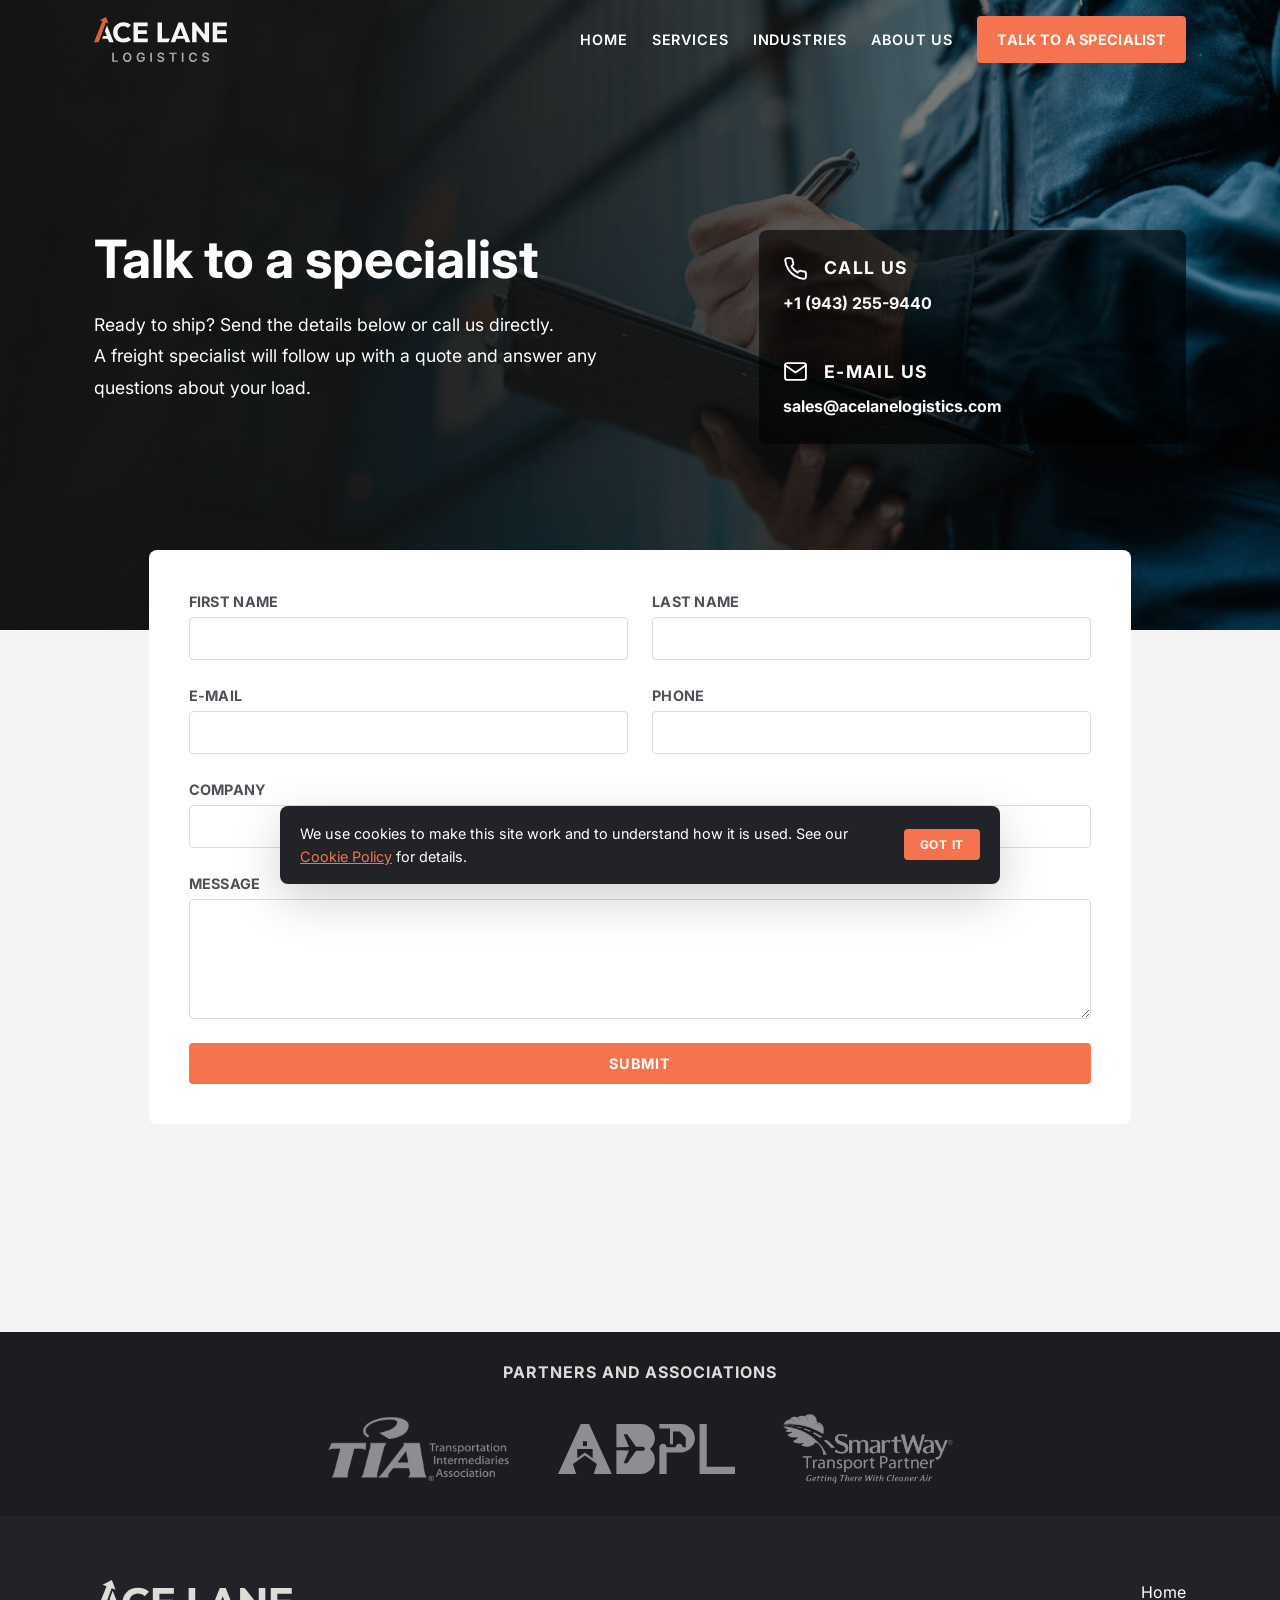
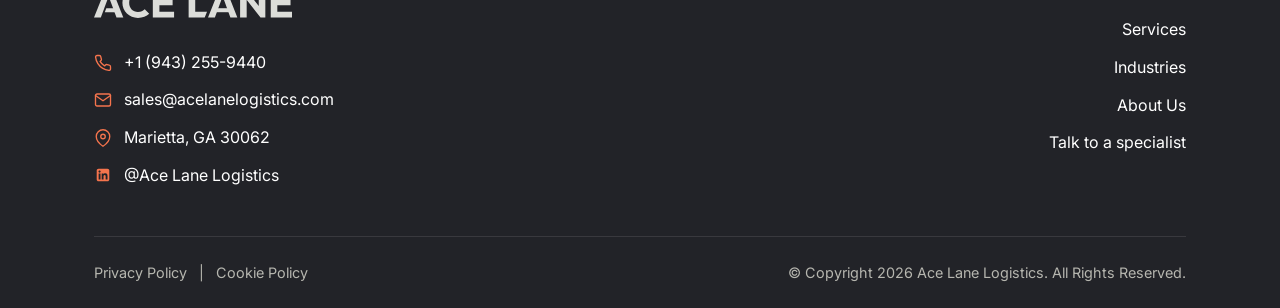
<file: contact.html>
<!DOCTYPE html>
<html lang="en">
<head>
  <meta charset="UTF-8">
  <meta name="viewport" content="width=device-width, initial-scale=1.0">
  <title>Contact — Ace Lane Logistics</title>
  <meta name="description" content="Talk to a specialist at Ace Lane Logistics. Get a quote, ask a question, or start a partnership conversation.">

  <!-- Google tag (gtag.js) -->
  <script async src="https://www.googletagmanager.com/gtag/js?id=G-DX2MP7XP96"></script>
  <script>
    window.dataLayer = window.dataLayer || [];
    function gtag(){dataLayer.push(arguments);}
    gtag('js', new Date());

    gtag('config', 'G-DX2MP7XP96');
  </script>

  <link rel="icon" type="image/png" href="img/brand/ace-lane-favicon.png">

  <link rel="preconnect" href="https://fonts.googleapis.com">
  <link rel="preconnect" href="https://fonts.gstatic.com" crossorigin>
  <link href="https://fonts.googleapis.com/css2?family=Inter:wght@400;500;600;700;800&display=swap" rel="stylesheet">

  <link rel="stylesheet" href="css/tokens.css">
  <link rel="stylesheet" href="css/styles.css">
</head>
<body>

  <!-- ============================
       HEADER
       ============================ -->
       <header class="site-header">
        <div class="container">
          <div class="nav-row">
            <a href="index.html" class="brand-logo" aria-label="Ace Lane Logistics — Home">
              <img src="img/brand/ace-lane-logo.svg" alt="Ace Lane Logistics">
            </a>
    
            <nav aria-label="Primary" class="nav-items">
              <ul class="primary-nav">
                <li><a href="index.html">Home</a></li>
                <li><a href="services.html">Services</a></li>
                <li><a href="industries.html">Industries</a></li>
                <li><a href="about.html">About Us</a></li>
              </ul>
            </nav>
    
            <a href="contact.html" class="btn btn-primary nav-cta">Talk to a specialist</a>
    
            <button class="nav-toggle" aria-label="Open menu" aria-expanded="false" aria-controls="mobile-menu">
              <svg viewBox="0 0 24 24" fill="none" stroke="currentColor" stroke-width="2" stroke-linecap="round" stroke-linejoin="round">
                <line x1="3" y1="6" x2="21" y2="6"/><line x1="3" y1="12" x2="21" y2="12"/><line x1="3" y1="18" x2="21" y2="18"/>
              </svg>
            </button>
          </div>
        </div>
      </header>
    
      <nav id="mobile-menu" class="mobile-menu" aria-label="Mobile">
        <a href="index.html">Home</a>
        <a href="services.html">Services</a>
        <a href="industries.html">Industries</a>
        <a href="about.html">About Us</a>
        <a href="contact.html" class="btn btn-primary">Talk to a specialist</a>
      </nav>

  <main id="main">

    <!-- HERO -->
    <section class="hero" aria-label="Contact intro">
      <div class="hero-bg" style="background-image: url('img/contact-hero.png');"></div>
        <div class="container hero-inner">
          <div class="contact-row">
            <div class="hero-text">
              <h1 class="heading-5xl">Talk to a specialist</h1>
              <p class="text-lg">Ready to ship? Send the details below or call us directly.</p>
              <p class="text-lg">A freight specialist will follow up with a quote and answer any questions about your load.</p>
            </div>
            <div class="contact-info-item">
              <p class="contact-info-label">
                <svg viewBox="0 0 24 24" fill="none" stroke="currentColor" stroke-width="1.8" stroke-linecap="round" stroke-linejoin="round"><path d="M22 16.92v3a2 2 0 0 1-2.18 2 19.79 19.79 0 0 1-8.63-3.07 19.5 19.5 0 0 1-6-6 19.79 19.79 0 0 1-3.07-8.67A2 2 0 0 1 4.11 2h3a2 2 0 0 1 2 1.72c.13.96.37 1.9.7 2.81a2 2 0 0 1-.45 2.11L8.09 9.91a16 16 0 0 0 6 6l1.27-1.27a2 2 0 0 1 2.11-.45c.91.33 1.85.57 2.81.7A2 2 0 0 1 22 16.92z"/></svg>
                Call us
              </p>
              <a href="tel:+19432559440">+1 (943) 255-9440</a>
              <br>
              <p class="contact-info-label">
                <svg viewBox="0 0 24 24" fill="none" stroke="currentColor" stroke-width="1.8" stroke-linecap="round" stroke-linejoin="round"><path d="M4 4h16c1.1 0 2 .9 2 2v12c0 1.1-.9 2-2 2H4c-1.1 0-2-.9-2-2V6c0-1.1.9-2 2-2z"/><polyline points="22,6 12,13 2,6"/></svg>
                E-mail us
              </p>
              <a href="mailto:sales@acelanelogistics.com">sales@acelanelogistics.com</a>
            </div>
          </div>
        </div>
      </div>
    </section>

    <!-- FORM -->
    <section class="contact-section">
      <div class="container">
        <div class="contact-card">
          <form class="talk-form" name="contact" method="POST" data-netlify="true" netlify-honeypot="bot-field">
            <input type="hidden" name="form-name" value="contact">
            <p class="honeypot"><label>Don't fill this out: <input name="bot-field"></label></p>
            <input type="hidden" name="page" value="page-contact">

            <div class="form-row">
              <label for="firstName">First Name</label>
              <input class="input" type="text" name="firstName" id="firstName" required>
            </div>
            <div class="form-row">
              <label for="lastName">Last Name</label>
              <input class="input" type="text" name="lastName" id="lastName" required>
            </div>
            <div class="form-row">
              <label for="email">E-mail</label>
              <input class="input" type="email" name="email" id="email" required>
            </div>
            <div class="form-row">
              <label for="phone">Phone</label>
              <input class="input" type="tel" name="phone" id="phone" required>
            </div>
            <div class="form-row full">
              <label for="company">Company</label>
              <input class="input" type="text" name="company" id="company" required>
            </div>
            <div class="form-row full">
              <label for="message">Message</label>
              <textarea class="textarea" name="message" id="message" rows="4" required></textarea>
            </div>
            <div class="form-status" role="status" aria-live="polite"></div>
            <div class="form-row submit-row">
              <button type="submit" class="submit-btn">Submit</button>
            </div>
          </form>
        </div>
      </div>
    </section>
  </main>

  <!-- TRUST & AFFILIATIONS -->
  <section class="trust-section">
    <div class="container">
      <h2 class="heading-base text-center">Partners and associations</h2>
      <div class="trust-logos">
        <a href="https://www.tianet.org" target="_blank" rel="noopener noreferrer" aria-label="Transportation Intermediaries Association">
          <img class="logo-tia" src="img/associations-ace-lane-tia.png" alt="TIA — Transportation Intermediaries Association">
        </a>
        <a href="https://www.abplusa.com/en" target="_blank" rel="noopener noreferrer" aria-label="ABPL">
          <img class="logo-abpl" src="img/associations-ace-lane-abpl.svg" alt="ABPL">
        </a>
        <a href="https://www.epa.gov/smartway" target="_blank" rel="noopener noreferrer" aria-label="SmartWay">
          <img class="logo-smartway" src="img/associations-smartway.png" alt="SmartWay Transportation Partner">
        </a>
      </div>
    </div>
  </section>
  
  <footer class="site-footer">
    <div class="container">
      <div class="footer-row">
        <div class="footer-brand">
          <a href="index.html" class="brand-logo" aria-label="Ace Lane Logistics">
            <img src="img/brand/ace-lane-logo-white.svg" alt="Ace Lane Logistics">
          </a>
          <div class="footer-contact">
            <a href="tel:+19432559440">
              <svg viewBox="0 0 24 24" fill="none" stroke="currentColor" stroke-width="1.8" stroke-linecap="round" stroke-linejoin="round"><path d="M22 16.92v3a2 2 0 0 1-2.18 2 19.79 19.79 0 0 1-8.63-3.07 19.5 19.5 0 0 1-6-6 19.79 19.79 0 0 1-3.07-8.67A2 2 0 0 1 4.11 2h3a2 2 0 0 1 2 1.72c.13.96.37 1.9.7 2.81a2 2 0 0 1-.45 2.11L8.09 9.91a16 16 0 0 0 6 6l1.27-1.27a2 2 0 0 1 2.11-.45c.91.33 1.85.57 2.81.7A2 2 0 0 1 22 16.92z"/></svg>
              +1 (943) 255-9440
            </a>
            <a href="mailto:sales@acelanelogistics.com">
              <svg viewBox="0 0 24 24" fill="none" stroke="currentColor" stroke-width="1.8" stroke-linecap="round" stroke-linejoin="round"><path d="M4 4h16c1.1 0 2 .9 2 2v12c0 1.1-.9 2-2 2H4c-1.1 0-2-.9-2-2V6c0-1.1.9-2 2-2z"/><polyline points="22,6 12,13 2,6"/></svg>
              sales@acelanelogistics.com
            </a>
            <a>
              <svg viewBox="0 0 24 24" fill="none" stroke="currentColor" stroke-width="1.8" stroke-linecap="round" stroke-linejoin="round"><path d="M21 10c0 7-9 13-9 13S3 17 3 10a9 9 0 0 1 18 0z"/><circle cx="12" cy="10" r="3"/></svg>              
              Marietta, GA 30062
            </a>

            <a href="https://www.linkedin.com/company/ace-lane-logistics">
              <img src="img/icons/linkedin.svg" alt="LinkedIn">
              @Ace Lane Logistics
            </a>
          </div>
        </div>
        <nav class="footer-nav" aria-label="Footer">
          <a href="index.html">Home</a>
          <a href="services.html">Services</a>
          <a href="industries.html">Industries</a>
          <a href="about.html">About Us</a>
          <a href="contact.html">Talk to a specialist</a>
        </nav>
      </div>
      <div class="footer-bottom">
        <div class="footer-bottom-links">
          <a href="privacy-policy.html">Privacy Policy</a>
          <span>|</span>
          <a href="cookie-policy.html">Cookie Policy</a>
        </div>
        <div>© Copyright <span data-current-year>2026</span> Ace Lane Logistics. All Rights Reserved.</div>
      </div>
    </div>
  </footer>

  <div class="cookie-banner" role="dialog" aria-label="Cookie notice">
    <p>We use cookies to make this site work and to understand how it is used. See our <a href="cookie-policy.html">Cookie Policy</a> for details.</p>
    <button type="button" data-cookie-ack>Got it</button>
  </div>

  <script src="js/main.js" defer></script>
</body>
</html>
</file>
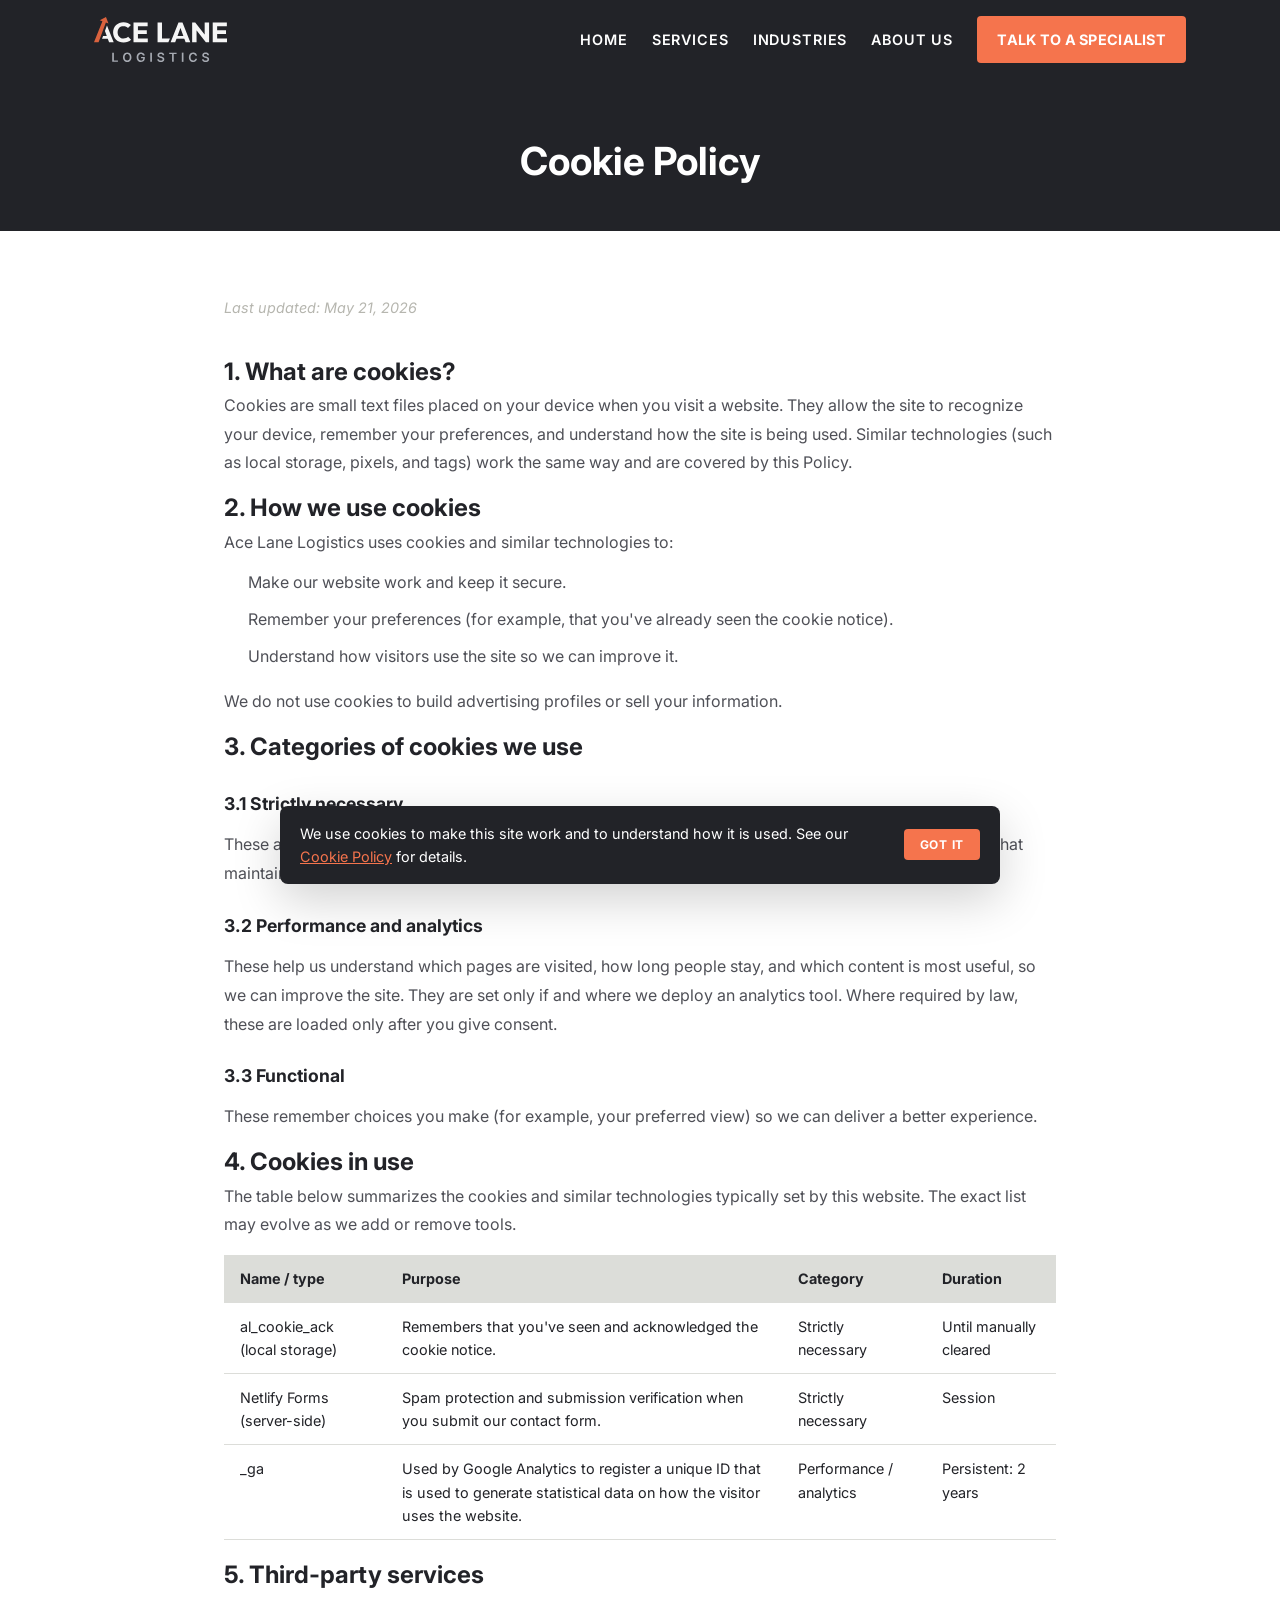
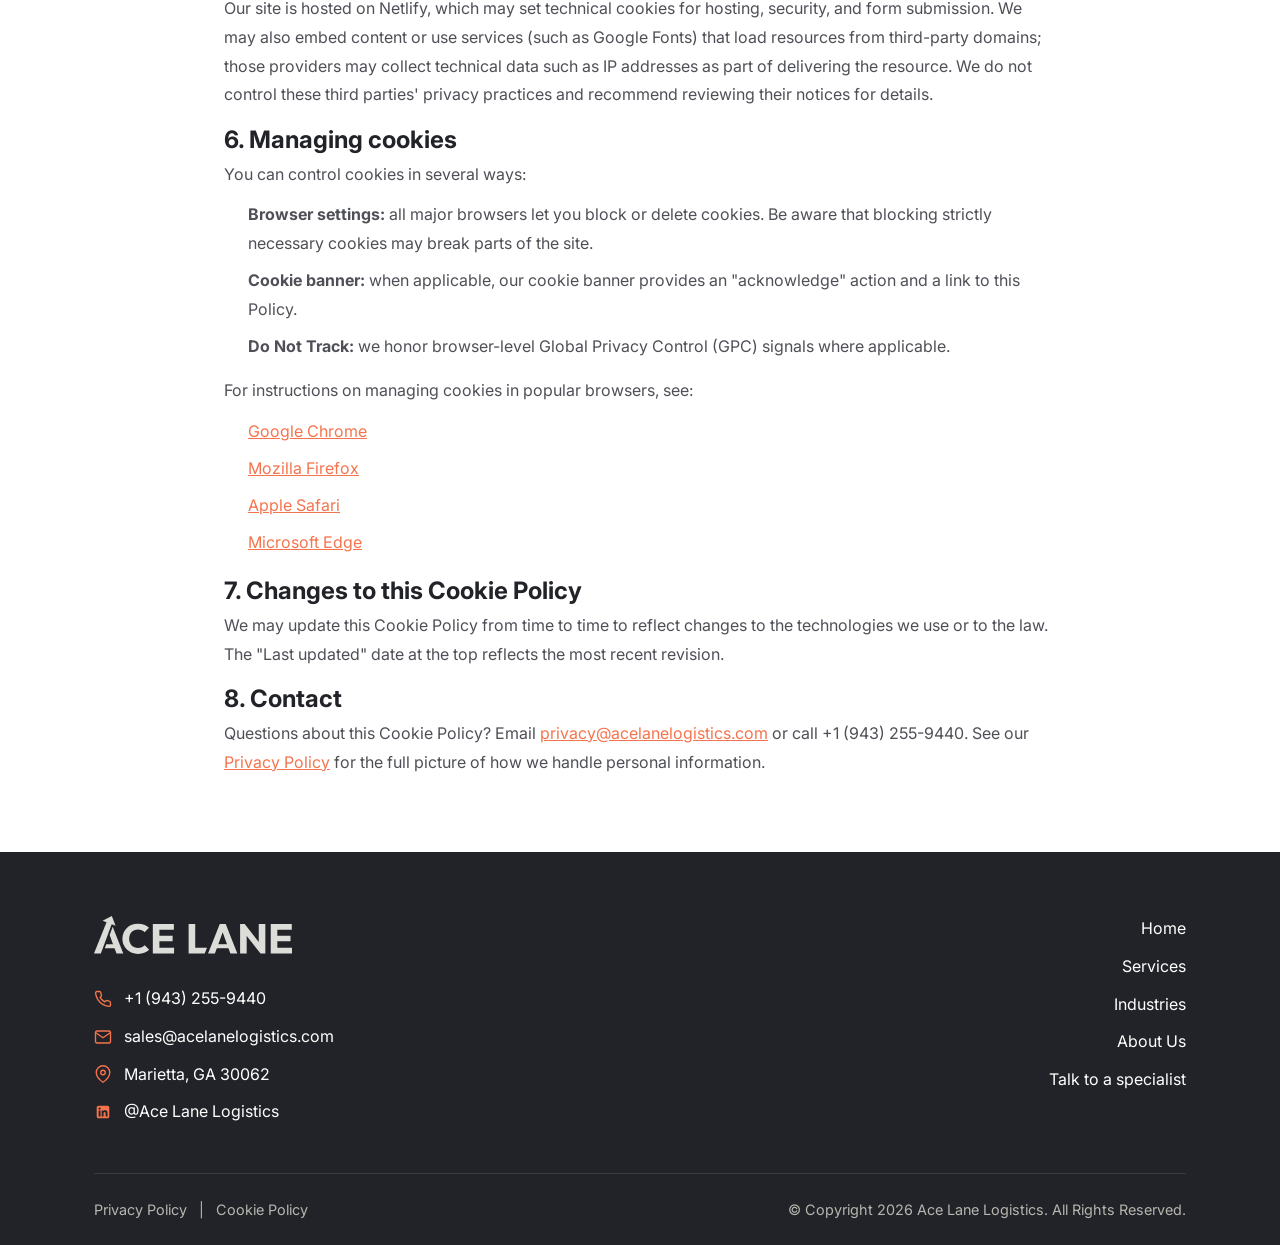
<file: cookie-policy.html>
<!DOCTYPE html>
<html lang="en">
<head>
  <meta charset="UTF-8">
  <meta name="viewport" content="width=device-width, initial-scale=1.0">
  <title>Cookie Policy — Ace Lane Logistics</title>
  <meta name="description" content="Cookie Policy for Ace Lane Logistics. What cookies we use and how to manage them.">
  <meta name="robots" content="index, follow">

  <link rel="icon" type="image/png" href="img/brand/ace-lane-favicon.png">

  <!-- Google tag (gtag.js) -->
  <script async src="https://www.googletagmanager.com/gtag/js?id=G-DX2MP7XP96"></script>
  <script>
    window.dataLayer = window.dataLayer || [];
    function gtag(){dataLayer.push(arguments);}
    gtag('js', new Date());

    gtag('config', 'G-DX2MP7XP96');
  </script>

  <link rel="preconnect" href="https://fonts.googleapis.com">
  <link rel="preconnect" href="https://fonts.gstatic.com" crossorigin>
  <link href="https://fonts.googleapis.com/css2?family=Inter:wght@400;500;600;700;800&display=swap" rel="stylesheet">

  <link rel="stylesheet" href="css/tokens.css">
  <link rel="stylesheet" href="css/styles.css">
</head>
<body>

  <!-- ============================
       HEADER
       ============================ -->
       <header class="site-header">
        <div class="container">
          <div class="nav-row">
            <a href="index.html" class="brand-logo" aria-label="Ace Lane Logistics — Home">
              <img src="img/brand/ace-lane-logo.svg" alt="Ace Lane Logistics">
            </a>
    
            <nav aria-label="Primary" class="nav-items">
              <ul class="primary-nav">
                <li><a href="index.html">Home</a></li>
                <li><a href="services.html">Services</a></li>
                <li><a href="industries.html">Industries</a></li>
                <li><a href="about.html">About Us</a></li>
              </ul>
            </nav>
    
            <a href="contact.html" class="btn btn-primary nav-cta">Talk to a specialist</a>
    
            <button class="nav-toggle" aria-label="Open menu" aria-expanded="false" aria-controls="mobile-menu">
              <svg viewBox="0 0 24 24" fill="none" stroke="currentColor" stroke-width="2" stroke-linecap="round" stroke-linejoin="round">
                <line x1="3" y1="6" x2="21" y2="6"/><line x1="3" y1="12" x2="21" y2="12"/><line x1="3" y1="18" x2="21" y2="18"/>
              </svg>
            </button>
          </div>
        </div>
      </header>
    
      <nav id="mobile-menu" class="mobile-menu" aria-label="Mobile">
        <a href="index.html">Home</a>
        <a href="services.html">Services</a>
        <a href="industries.html">Industries</a>
        <a href="about.html">About Us</a>
        <a href="contact.html" class="btn btn-primary">Talk to a specialist</a>
      </nav>

  <main id="main">

    <section class="policy-hero">
      <div class="container">
        <h1>Cookie Policy</h1>
      </div>
    </section>

    <section class="policy-body">
      <div class="container">
        <p class="updated-stamp">Last updated: May 21, 2026</p>

        <h2>1. What are cookies?</h2>
        <p>Cookies are small text files placed on your device when you visit a website. They allow the site to recognize your device, remember your preferences, and understand how the site is being used. Similar technologies (such as local storage, pixels, and tags) work the same way and are covered by this Policy.</p>

        <h2>2. How we use cookies</h2>
        <p>Ace Lane Logistics uses cookies and similar technologies to:</p>
        <ul>
          <li>Make our website work and keep it secure.</li>
          <li>Remember your preferences (for example, that you've already seen the cookie notice).</li>
          <li>Understand how visitors use the site so we can improve it.</li>
        </ul>
        <p>We do not use cookies to build advertising profiles or sell your information.</p>

        <h2>3. Categories of cookies we use</h2>

        <h3>3.1 Strictly necessary</h3>
        <p>These are required for the site to function properly. They cannot be disabled. Examples include cookies that maintain security, store your cookie-notice acknowledgement, and submit forms.</p>

        <h3>3.2 Performance and analytics</h3>
        <p>These help us understand which pages are visited, how long people stay, and which content is most useful, so we can improve the site. They are set only if and where we deploy an analytics tool. Where required by law, these are loaded only after you give consent.</p>

        <h3>3.3 Functional</h3>
        <p>These remember choices you make (for example, your preferred view) so we can deliver a better experience.</p>

        <h2>4. Cookies in use</h2>
        <p>The table below summarizes the cookies and similar technologies typically set by this website. The exact list may evolve as we add or remove tools.</p>
        <table>
          <thead>
            <tr>
              <th>Name / type</th>
              <th>Purpose</th>
              <th>Category</th>
              <th>Duration</th>
            </tr>
          </thead>
          <tbody>
            <tr>
              <td>al_cookie_ack (local storage)</td>
              <td>Remembers that you've seen and acknowledged the cookie notice.</td>
              <td>Strictly necessary</td>
              <td>Until manually cleared</td>
            </tr>
            <tr>
              <td>Netlify Forms (server-side)</td>
              <td>Spam protection and submission verification when you submit our contact form.</td>
              <td>Strictly necessary</td>
              <td>Session</td>
            </tr>
            <tr>
              <td>_ga</td>
              <td>Used by Google Analytics to register a unique ID that is used to generate statistical data on how the visitor uses the website.</td>
              <td>Performance / analytics</td>
              <td>Persistent: 2 years</td>
            </tr>
          </tbody>
        </table>

        <h2>5. Third-party services</h2>
        <p>Our site is hosted on Netlify, which may set technical cookies for hosting, security, and form submission. We may also embed content or use services (such as Google Fonts) that load resources from third-party domains; those providers may collect technical data such as IP addresses as part of delivering the resource. We do not control these third parties' privacy practices and recommend reviewing their notices for details.</p>

        <h2>6. Managing cookies</h2>
        <p>You can control cookies in several ways:</p>
        <ul>
          <li><strong>Browser settings:</strong> all major browsers let you block or delete cookies. Be aware that blocking strictly necessary cookies may break parts of the site.</li>
          <li><strong>Cookie banner:</strong> when applicable, our cookie banner provides an "acknowledge" action and a link to this Policy.</li>
          <li><strong>Do Not Track:</strong> we honor browser-level Global Privacy Control (GPC) signals where applicable.</li>
        </ul>
        <p>For instructions on managing cookies in popular browsers, see:</p>
        <ul>
          <li><a href="https://support.google.com/chrome/answer/95647" target="_blank" rel="noopener noreferrer">Google Chrome</a></li>
          <li><a href="https://support.mozilla.org/kb/cookies-information-websites-store-on-your-computer" target="_blank" rel="noopener noreferrer">Mozilla Firefox</a></li>
          <li><a href="https://support.apple.com/guide/safari/manage-cookies-sfri11471/mac" target="_blank" rel="noopener noreferrer">Apple Safari</a></li>
          <li><a href="https://support.microsoft.com/microsoft-edge" target="_blank" rel="noopener noreferrer">Microsoft Edge</a></li>
        </ul>

        <h2>7. Changes to this Cookie Policy</h2>
        <p>We may update this Cookie Policy from time to time to reflect changes to the technologies we use or to the law. The "Last updated" date at the top reflects the most recent revision.</p>

        <h2>8. Contact</h2>
        <p>Questions about this Cookie Policy? Email <a href="mailto:privacy@acelanelogistics.com">privacy@acelanelogistics.com</a> or call +1 (943) 255-9440. See our <a href="privacy-policy.html">Privacy Policy</a> for the full picture of how we handle personal information.</p>

      </div>
    </section>
  </main>

  <footer class="site-footer">
    <div class="container">
      <div class="footer-row">
        <div class="footer-brand">
          <a href="index.html" class="brand-logo" aria-label="Ace Lane Logistics">
            <img src="img/brand/ace-lane-logo-white.svg" alt="Ace Lane Logistics">
          </a>
          <div class="footer-contact">
            <a href="tel:+19432559440">
              <svg viewBox="0 0 24 24" fill="none" stroke="currentColor" stroke-width="1.8" stroke-linecap="round" stroke-linejoin="round"><path d="M22 16.92v3a2 2 0 0 1-2.18 2 19.79 19.79 0 0 1-8.63-3.07 19.5 19.5 0 0 1-6-6 19.79 19.79 0 0 1-3.07-8.67A2 2 0 0 1 4.11 2h3a2 2 0 0 1 2 1.72c.13.96.37 1.9.7 2.81a2 2 0 0 1-.45 2.11L8.09 9.91a16 16 0 0 0 6 6l1.27-1.27a2 2 0 0 1 2.11-.45c.91.33 1.85.57 2.81.7A2 2 0 0 1 22 16.92z"/></svg>
              +1 (943) 255-9440
            </a>
            <a href="mailto:sales@acelanelogistics.com">
              <svg viewBox="0 0 24 24" fill="none" stroke="currentColor" stroke-width="1.8" stroke-linecap="round" stroke-linejoin="round"><path d="M4 4h16c1.1 0 2 .9 2 2v12c0 1.1-.9 2-2 2H4c-1.1 0-2-.9-2-2V6c0-1.1.9-2 2-2z"/><polyline points="22,6 12,13 2,6"/></svg>
              sales@acelanelogistics.com
            </a>
            <a>
              <svg viewBox="0 0 24 24" fill="none" stroke="currentColor" stroke-width="1.8" stroke-linecap="round" stroke-linejoin="round"><path d="M21 10c0 7-9 13-9 13S3 17 3 10a9 9 0 0 1 18 0z"/><circle cx="12" cy="10" r="3"/></svg>              
              Marietta, GA 30062
            </a>

            <a href="https://www.linkedin.com/company/ace-lane-logistics">
              <img src="img/icons/linkedin.svg" alt="LinkedIn">
              @Ace Lane Logistics
            </a>
          </div>
        </div>
        <nav class="footer-nav" aria-label="Footer">
          <a href="index.html">Home</a>
          <a href="services.html">Services</a>
          <a href="industries.html">Industries</a>
          <a href="about.html">About Us</a>
          <a href="contact.html">Talk to a specialist</a>
        </nav>
      </div>
      <div class="footer-bottom">
        <div class="footer-bottom-links">
          <a href="privacy-policy.html">Privacy Policy</a>
          <span>|</span>
          <a href="cookie-policy.html">Cookie Policy</a>
        </div>
        <div>© Copyright <span data-current-year>2026</span> Ace Lane Logistics. All Rights Reserved.</div>
      </div>
    </div>
  </footer>

  <div class="cookie-banner" role="dialog" aria-label="Cookie notice">
    <p>We use cookies to make this site work and to understand how it is used. See our <a href="cookie-policy.html">Cookie Policy</a> for details.</p>
    <button type="button" data-cookie-ack>Got it</button>
  </div>

  <script src="js/main.js" defer></script>
</body>
</html>
</file>
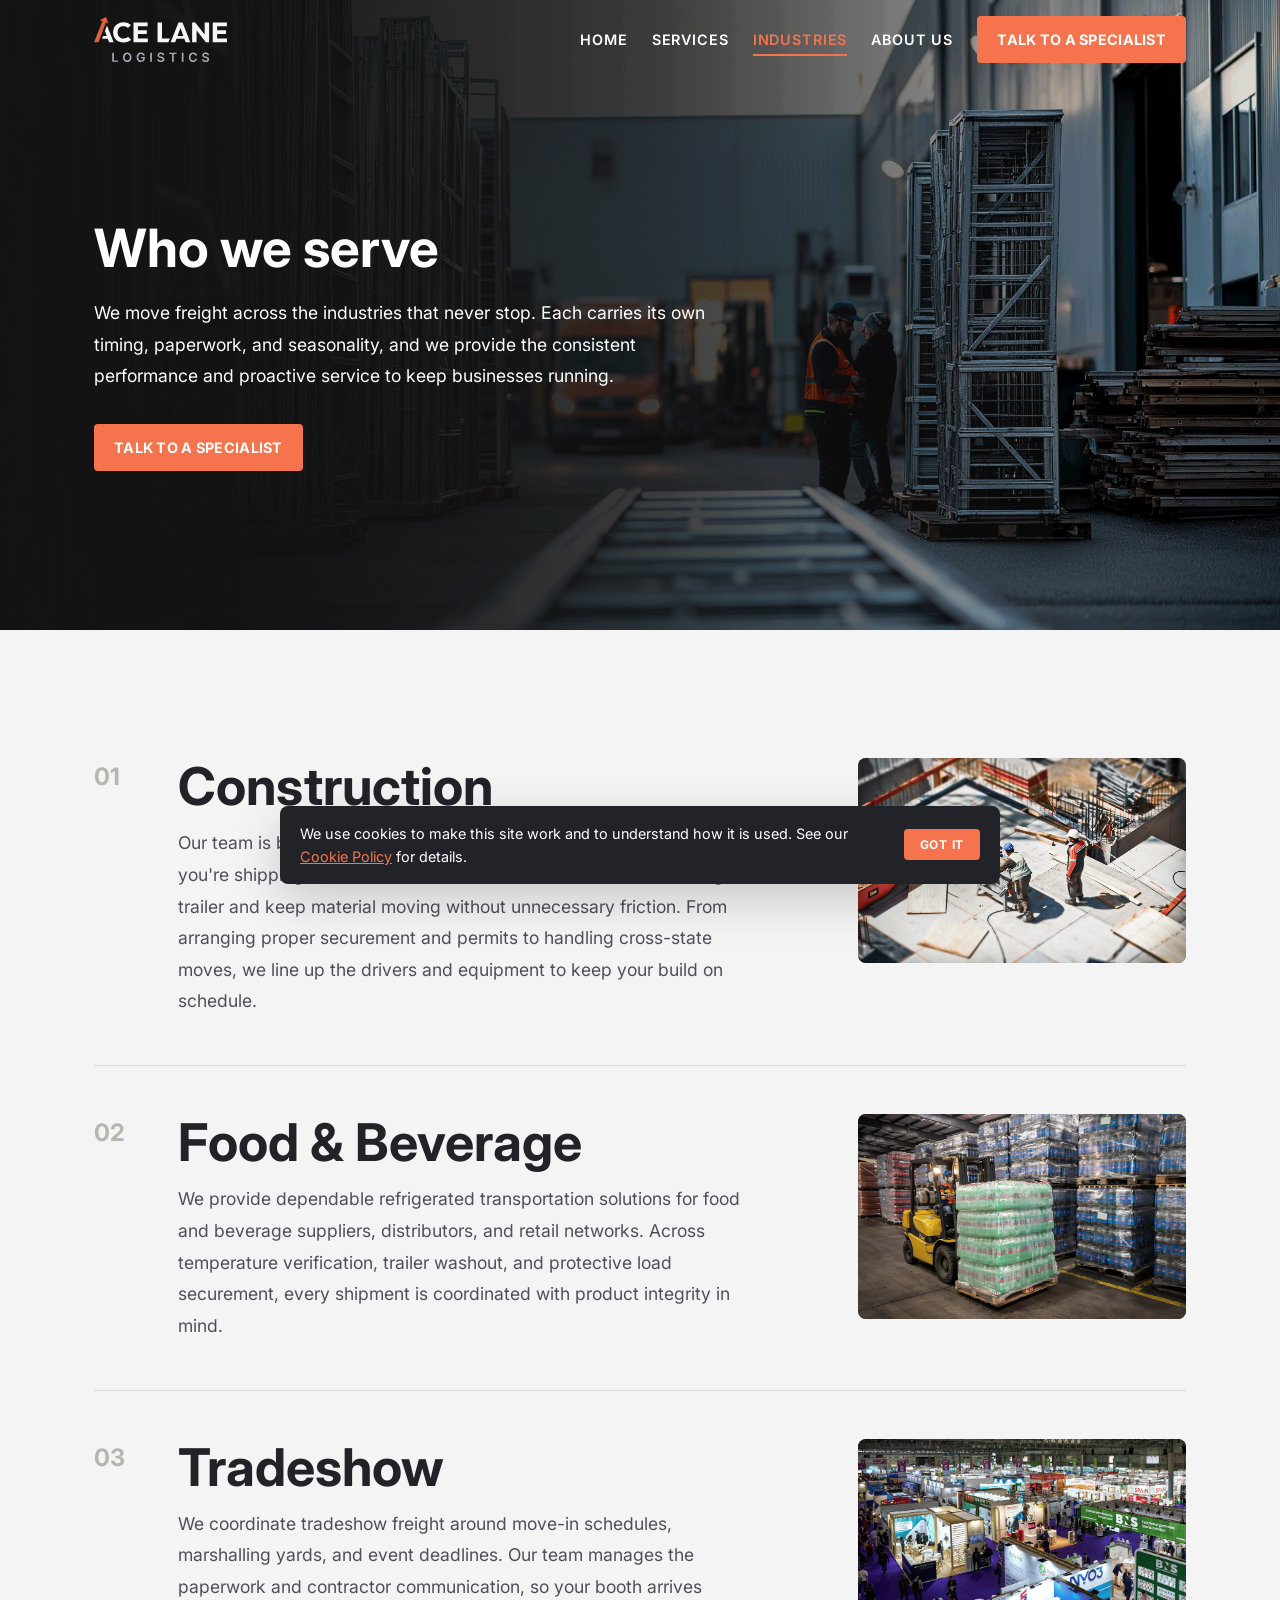
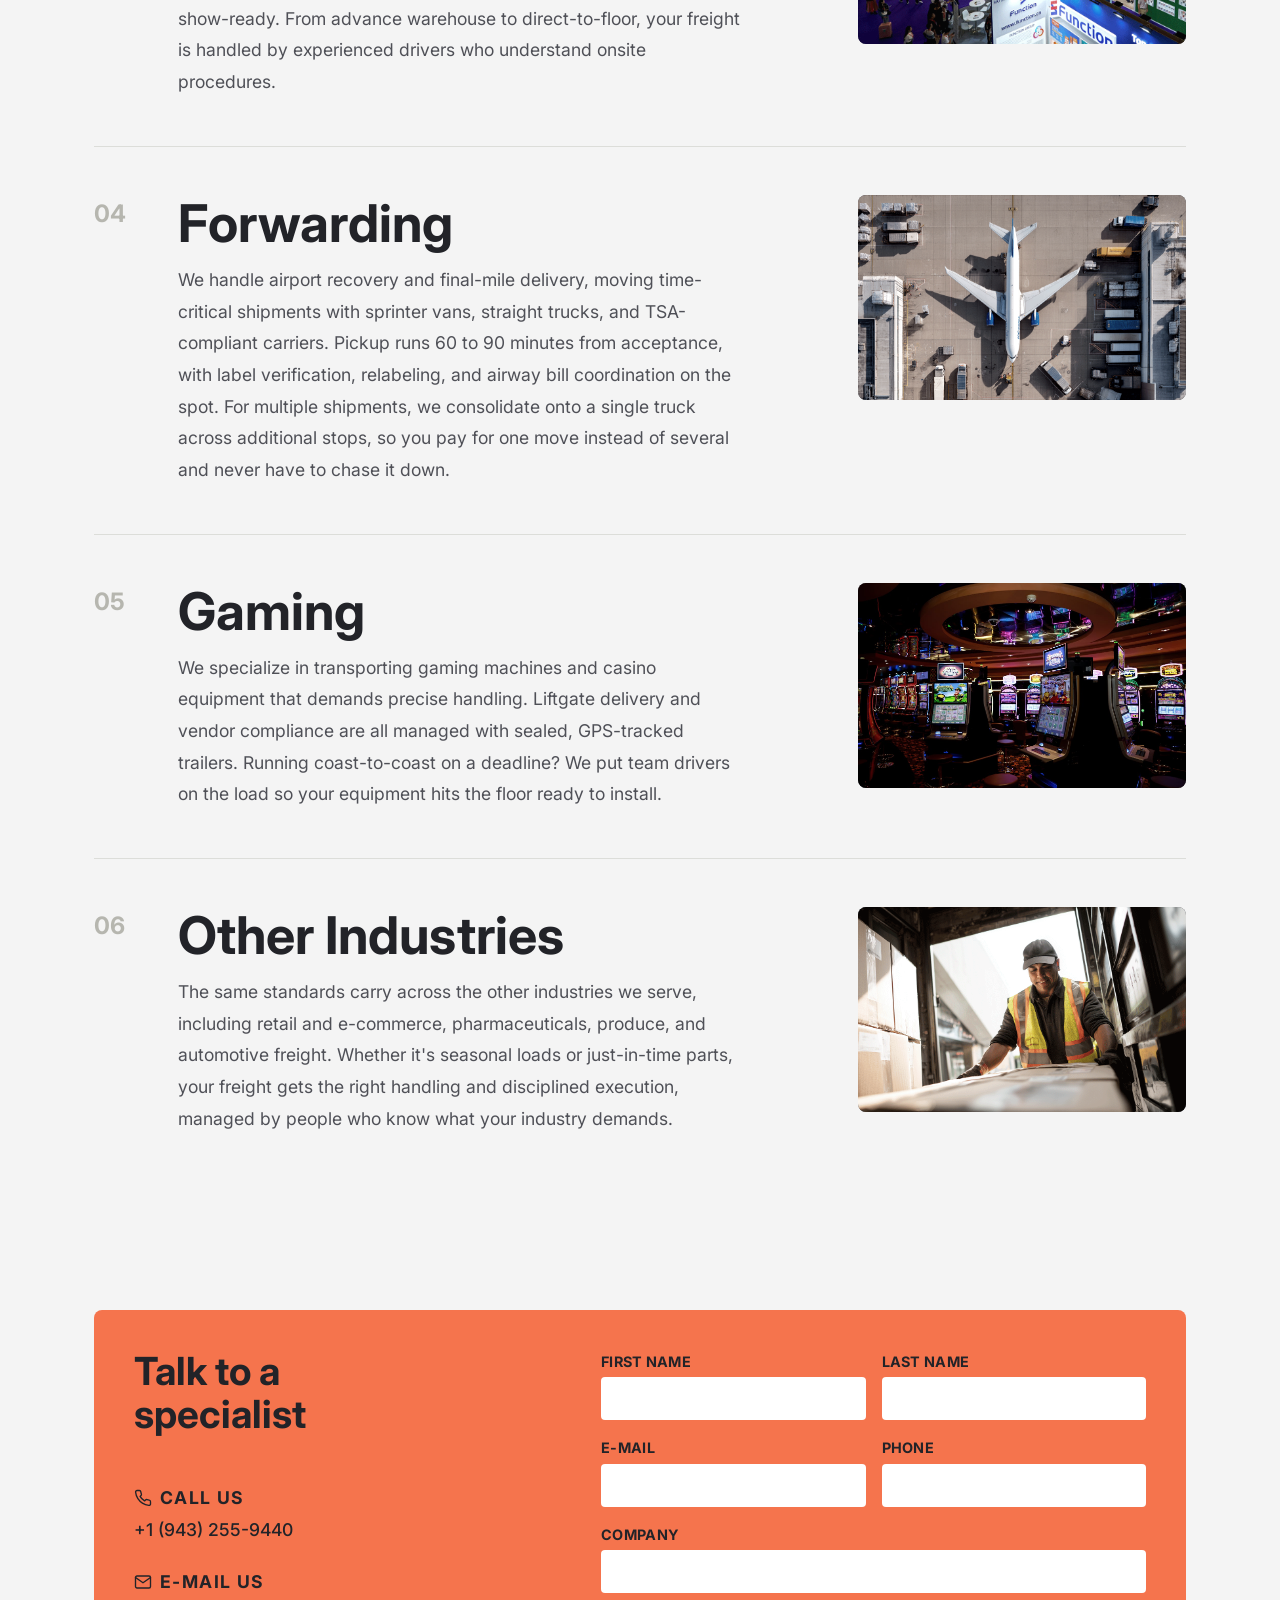
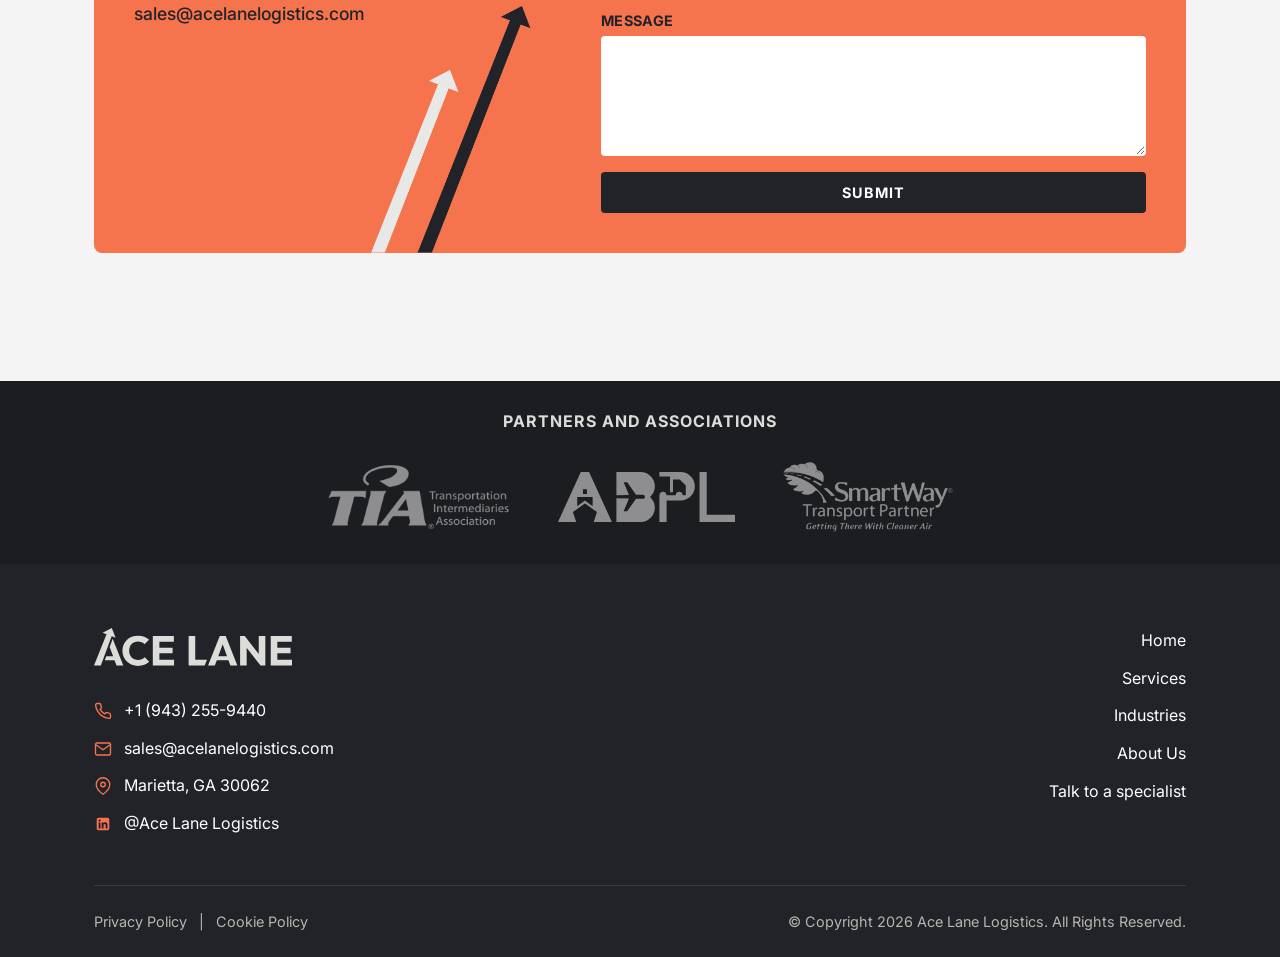
<file: industries.html>
<!DOCTYPE html>
<html lang="en">
<head>
  <meta charset="UTF-8">
  <meta name="viewport" content="width=device-width, initial-scale=1.0">
  <title>Industries — Ace Lane Logistics</title>
  <meta name="description" content="Specialized capacity, vetted carriers, and shipment-aware operators for Construction, Food & Beverage, Tradeshow, Manufacturing, Gaming, and Forwarding.">

  <!-- Google tag (gtag.js) -->
  <script async src="https://www.googletagmanager.com/gtag/js?id=G-DX2MP7XP96"></script>
  <script>
    window.dataLayer = window.dataLayer || [];
    function gtag(){dataLayer.push(arguments);}
    gtag('js', new Date());

    gtag('config', 'G-DX2MP7XP96');
  </script>

  <link rel="icon" type="image/png" href="img/brand/ace-lane-favicon.png">

  <link rel="preconnect" href="https://fonts.googleapis.com">
  <link rel="preconnect" href="https://fonts.gstatic.com" crossorigin>
  <link href="https://fonts.googleapis.com/css2?family=Inter:wght@400;500;600;700;800&display=swap" rel="stylesheet">

  <link rel="stylesheet" href="css/tokens.css">
  <link rel="stylesheet" href="css/styles.css">
</head>
<body>

  <!-- ============================
       HEADER
       ============================ -->
       <header class="site-header">
        <div class="container">
          <div class="nav-row">
            <a href="index.html" class="brand-logo" aria-label="Ace Lane Logistics — Home">
              <img src="img/brand/ace-lane-logo.svg" alt="Ace Lane Logistics">
            </a>
    
            <nav aria-label="Primary" class="nav-items">
              <ul class="primary-nav">
                <li><a href="index.html">Home</a></li>
                <li><a href="services.html">Services</a></li>
                <li><a href="industries.html" aria-current="page">Industries</a></li>
                <li><a href="about.html">About Us</a></li>
              </ul>
            </nav>
    
            <a href="contact.html" class="btn btn-primary nav-cta">Talk to a specialist</a>
    
            <button class="nav-toggle" aria-label="Open menu" aria-expanded="false" aria-controls="mobile-menu">
              <svg viewBox="0 0 24 24" fill="none" stroke="currentColor" stroke-width="2" stroke-linecap="round" stroke-linejoin="round">
                <line x1="3" y1="6" x2="21" y2="6"/><line x1="3" y1="12" x2="21" y2="12"/><line x1="3" y1="18" x2="21" y2="18"/>
              </svg>
            </button>
          </div>
        </div>
      </header>
    
      <nav id="mobile-menu" class="mobile-menu" aria-label="Mobile">
        <a href="index.html">Home</a>
        <a href="services.html">Services</a>
        <a href="industries.html">Industries</a>
        <a href="about.html">About Us</a>
        <a href="contact.html" class="btn btn-primary">Talk to a specialist</a>
      </nav>

  <main id="main">

    <!-- HERO -->
    <section class="hero" aria-label="Industries intro">
      <div class="hero-bg" style="background-image: url('img/industries-hero.png');"></div>
      <div class="container hero-inner">
        <div class="hero-text">
          <h1 class="heading-5xl">Who we serve</h1>
          <p class="text-lg">We move freight across the industries that never stop. Each carries its own timing, paperwork, and seasonality, and we provide the consistent performance and proactive service to keep businesses running.</p>
          <a href="contact.html" class="btn btn-primary">Talk to a specialist</a>
        </div>
      </div>
    </section>

    <!-- INDUSTRIES LIST -->
    <section>
      <div class="container">
        <ul class="industries-list" role="list">

          <li class="industry-row">
            <span class="industry-num">01</span>
            <div class="industry-content">
              <h2>Construction</h2>
              <p class="text-lg">Our team is built to support the way your projects move. Whether you're shipping lumber, steel, or brick, we match the load to the right trailer and keep material moving without unnecessary friction. From arranging proper securement and permits to handling cross-state moves, we line up the drivers and equipment to keep your build on schedule.</p>
            </div>
            <div class="industry-img"><img src="img/industries-ace-lane-construction.jpg" alt="Construction"></div>
          </li>

          <li class="industry-row">
            <span class="industry-num">02</span>
            <div class="industry-content">
              <h2>Food & Beverage</h2>
              <p class="text-lg">We provide dependable refrigerated transportation solutions for food and beverage suppliers, distributors, and retail networks. Across temperature verification, trailer washout, and protective load securement, every shipment is coordinated with product integrity in mind.</p>
            </div>
            <div class="industry-img"><img src="img/industries-ace-lane-food-and-beverage.jpg" alt=""></div>
          </li>

          <li class="industry-row">
            <span class="industry-num">03</span>
            <div class="industry-content">
              <h2>Tradeshow</h2>
              <p class="text-lg">We coordinate tradeshow freight around move-in schedules, marshalling yards, and event deadlines. Our team manages the paperwork and contractor communication, so your booth arrives show-ready. From advance warehouse to direct-to-floor, your freight is handled by experienced drivers who understand onsite procedures.</p>
            </div>
            <div class="industry-img"><img src="img/industries-ace-lane-tradeshow.png" alt="Tradeshow"></div>
          </li>

          <li class="industry-row">
            <span class="industry-num">04</span>
            <div class="industry-content">
              <h2>Forwarding</h2>
              <p class="text-lg">We handle airport recovery and final-mile delivery, moving time-critical shipments with sprinter vans, straight trucks, and TSA-compliant carriers. Pickup runs 60 to 90 minutes from acceptance, with label verification, relabeling, and airway bill coordination on the spot. For multiple shipments, we consolidate onto a single truck across additional stops, so you pay for one move instead of several and never have to chase it down.
              </p>
            </div>
            <div class="industry-img"><img src="img/industries-ace-lane-forwarding.png" alt="Forwarding"></div>
          </li>

          <li class="industry-row">
            <span class="industry-num">05</span>
            <div class="industry-content">
              <h2>Gaming</h2>
              <p class="text-lg">We specialize in transporting gaming machines and casino equipment that demands precise handling. Liftgate delivery and vendor compliance are all managed with sealed, GPS-tracked trailers. Running coast-to-coast on a deadline? We put team drivers on the load so your equipment hits the floor ready to install.
              </p>
            </div>
            <div class="industry-img"><img src="img/industries-ace-lane-gaming.jpg" alt="Gaming"></div>
          </li>

          <li class="industry-row">
            <span class="industry-num">06</span>
            <div class="industry-content">
              <h2>Other Industries</h2>
              <p class="text-lg">The same standards carry across the other industries we serve, including retail and e-commerce, pharmaceuticals, produce, and automotive freight. Whether it's seasonal loads or just-in-time parts, your freight gets the right handling and disciplined execution, managed by people who know what your industry demands.</p>
            </div>
            <div class="industry-img"><img src="img/industries-ace-lane-other.png" alt="Other Industries"></div>
          </li>

        </ul>
      </div>
    </section>

   <!-- ============================
       Talk to a specialist — form
       ============================ -->
       <section class="talk-section pt-0" id="talk-form">
        <div class="container">
          <div class="talk-card">
            <div class="talk-left">
              <h2 class="heading-4xl">Talk to a<br>specialist</h2>
              <div class="talk-info">
                <div class="talk-info-item">
                  <P class="talk-info-label">
                    <svg viewBox="0 0 24 24" fill="none" stroke="currentColor" stroke-width="1.8" stroke-linecap="round" stroke-linejoin="round"><path d="M22 16.92v3a2 2 0 0 1-2.18 2 19.79 19.79 0 0 1-8.63-3.07 19.5 19.5 0 0 1-6-6 19.79 19.79 0 0 1-3.07-8.67A2 2 0 0 1 4.11 2h3a2 2 0 0 1 2 1.72c.13.96.37 1.9.7 2.81a2 2 0 0 1-.45 2.11L8.09 9.91a16 16 0 0 0 6 6l1.27-1.27a2 2 0 0 1 2.11-.45c.91.33 1.85.57 2.81.7A2 2 0 0 1 22 16.92z"/></svg>
                    Call us
                  </p>
                  <p><a href="tel:+19432559440">+1 (943) 255-9440</a></p>
                </div>
                <div class="talk-info-item">
                  <p class="talk-info-label">
                    <svg viewBox="0 0 24 24" fill="none" stroke="currentColor" stroke-width="1.8" stroke-linecap="round" stroke-linejoin="round"><path d="M4 4h16c1.1 0 2 .9 2 2v12c0 1.1-.9 2-2 2H4c-1.1 0-2-.9-2-2V6c0-1.1.9-2 2-2z"/><polyline points="22,6 12,13 2,6"/></svg>
                    E-mail us
                  </p>
                  <p><a href="mailto:sales@acelanelogistics.com">sales@acelanelogistics.com</a></p>
                </div>
              </div>
              <div class="talk-arrows" aria-hidden="true">
                <img src="img/brand/ace-lane-arrow-negative.png" alt="">
              </div>
            </div>
  
            <form class="talk-form" name="contact" method="POST" data-netlify="true" netlify-honeypot="bot-field">
              <input type="hidden" name="form-name" value="contact">
              <p class="honeypot"><label>Don't fill this out: <input name="bot-field"></label></p>

              <input type="hidden" name="page" value="page-industries">
  
              <div class="form-row">
                <label for="firstName">First Name</label>
                <input class="input" type="text" name="firstName" id="firstName" required>
              </div>
              <div class="form-row">
                <label for="lastName">Last Name</label>
                <input class="input" type="text" name="lastName" id="lastName" required>
              </div>
              <div class="form-row">
                <label for="email">E-mail</label>
                <input class="input" type="email" name="email" id="email" required>
              </div>
              <div class="form-row">
                <label for="phone">Phone</label>
                <input class="input" type="tel" name="phone" id="phone" required>
              </div>
              <div class="form-row full">
                <label for="company">Company</label>
                <input class="input" type="text" name="company" id="company" required>
              </div>
              <div class="form-row full">
                <label for="message">Message</label>
                <textarea class="textarea" name="message" id="message" rows="4" required></textarea>
              </div>
              <div class="form-status" role="status" aria-live="polite"></div>
              <div class="form-row submit-row">
                <button type="submit" class="submit-btn">Submit</button>
              </div>
            </form>
          </div>
        </div>
      </section>
</main>

  <!-- TRUST & AFFILIATIONS -->
  <section class="trust-section">
    <div class="container">
      <h2 class="heading-base text-center">Partners and associations</h2>
      <div class="trust-logos">
        <a href="https://www.tianet.org" target="_blank" rel="noopener noreferrer" aria-label="Transportation Intermediaries Association">
          <img class="logo-tia" src="img/associations-ace-lane-tia.png" alt="TIA — Transportation Intermediaries Association">
        </a>
        <a href="https://www.abplusa.com/en" target="_blank" rel="noopener noreferrer" aria-label="ABPL">
          <img class="logo-abpl" src="img/associations-ace-lane-abpl.svg" alt="ABPL">
        </a>
        <a href="https://www.epa.gov/smartway" target="_blank" rel="noopener noreferrer" aria-label="SmartWay">
          <img class="logo-smartway" src="img/associations-smartway.png" alt="SmartWay Transportation Partner">
        </a>
      </div>
    </div>
  </section>
  
  <footer class="site-footer">
    <div class="container">
      <div class="footer-row">
        <div class="footer-brand">
          <a href="index.html" class="brand-logo" aria-label="Ace Lane Logistics">
            <img src="img/brand/ace-lane-logo-white.svg" alt="Ace Lane Logistics">
          </a>
          <div class="footer-contact">
            <a href="tel:+19432559440">
              <svg viewBox="0 0 24 24" fill="none" stroke="currentColor" stroke-width="1.8" stroke-linecap="round" stroke-linejoin="round"><path d="M22 16.92v3a2 2 0 0 1-2.18 2 19.79 19.79 0 0 1-8.63-3.07 19.5 19.5 0 0 1-6-6 19.79 19.79 0 0 1-3.07-8.67A2 2 0 0 1 4.11 2h3a2 2 0 0 1 2 1.72c.13.96.37 1.9.7 2.81a2 2 0 0 1-.45 2.11L8.09 9.91a16 16 0 0 0 6 6l1.27-1.27a2 2 0 0 1 2.11-.45c.91.33 1.85.57 2.81.7A2 2 0 0 1 22 16.92z"/></svg>
              +1 (943) 255-9440
            </a>
            <a href="mailto:sales@acelanelogistics.com">
              <svg viewBox="0 0 24 24" fill="none" stroke="currentColor" stroke-width="1.8" stroke-linecap="round" stroke-linejoin="round"><path d="M4 4h16c1.1 0 2 .9 2 2v12c0 1.1-.9 2-2 2H4c-1.1 0-2-.9-2-2V6c0-1.1.9-2 2-2z"/><polyline points="22,6 12,13 2,6"/></svg>
              sales@acelanelogistics.com
            </a>
            <a>
              <svg viewBox="0 0 24 24" fill="none" stroke="currentColor" stroke-width="1.8" stroke-linecap="round" stroke-linejoin="round"><path d="M21 10c0 7-9 13-9 13S3 17 3 10a9 9 0 0 1 18 0z"/><circle cx="12" cy="10" r="3"/></svg>              
              Marietta, GA 30062
            </a>

            <a href="https://www.linkedin.com/company/ace-lane-logistics">
              <img src="img/icons/linkedin.svg" alt="LinkedIn">
              @Ace Lane Logistics
            </a>
          </div>
        </div>
        <nav class="footer-nav" aria-label="Footer">
          <a href="index.html">Home</a>
          <a href="services.html">Services</a>
          <a href="industries.html">Industries</a>
          <a href="about.html">About Us</a>
          <a href="contact.html">Talk to a specialist</a>
        </nav>
      </div>
      <div class="footer-bottom">
        <div class="footer-bottom-links">
          <a href="privacy-policy.html">Privacy Policy</a>
          <span>|</span>
          <a href="cookie-policy.html">Cookie Policy</a>
        </div>
        <div>© Copyright <span data-current-year>2026</span> Ace Lane Logistics. All Rights Reserved.</div>
      </div>
    </div>
  </footer>

  <div class="cookie-banner" role="dialog" aria-label="Cookie notice">
    <p>We use cookies to make this site work and to understand how it is used. See our <a href="cookie-policy.html">Cookie Policy</a> for details.</p>
    <button type="button" data-cookie-ack>Got it</button>
  </div>

  <script src="js/main.js" defer></script>
</body>
</html>
</file>
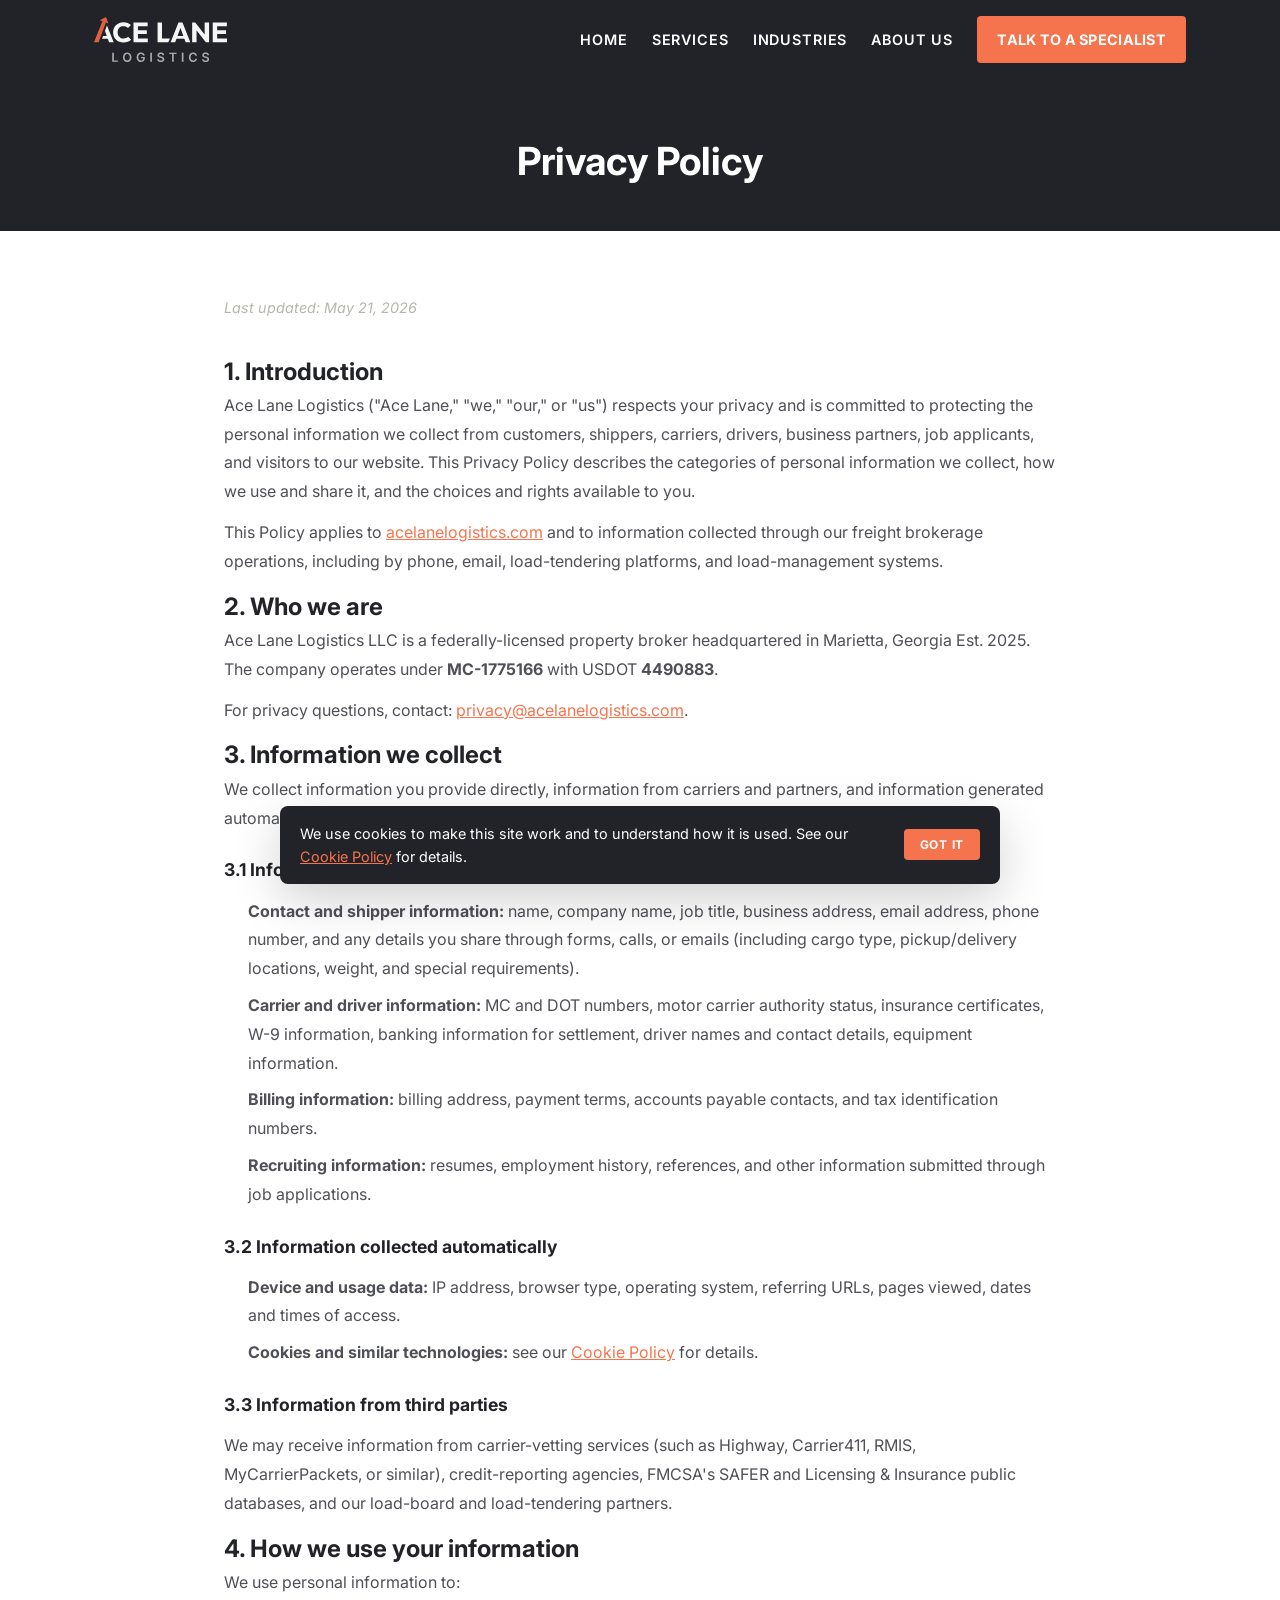
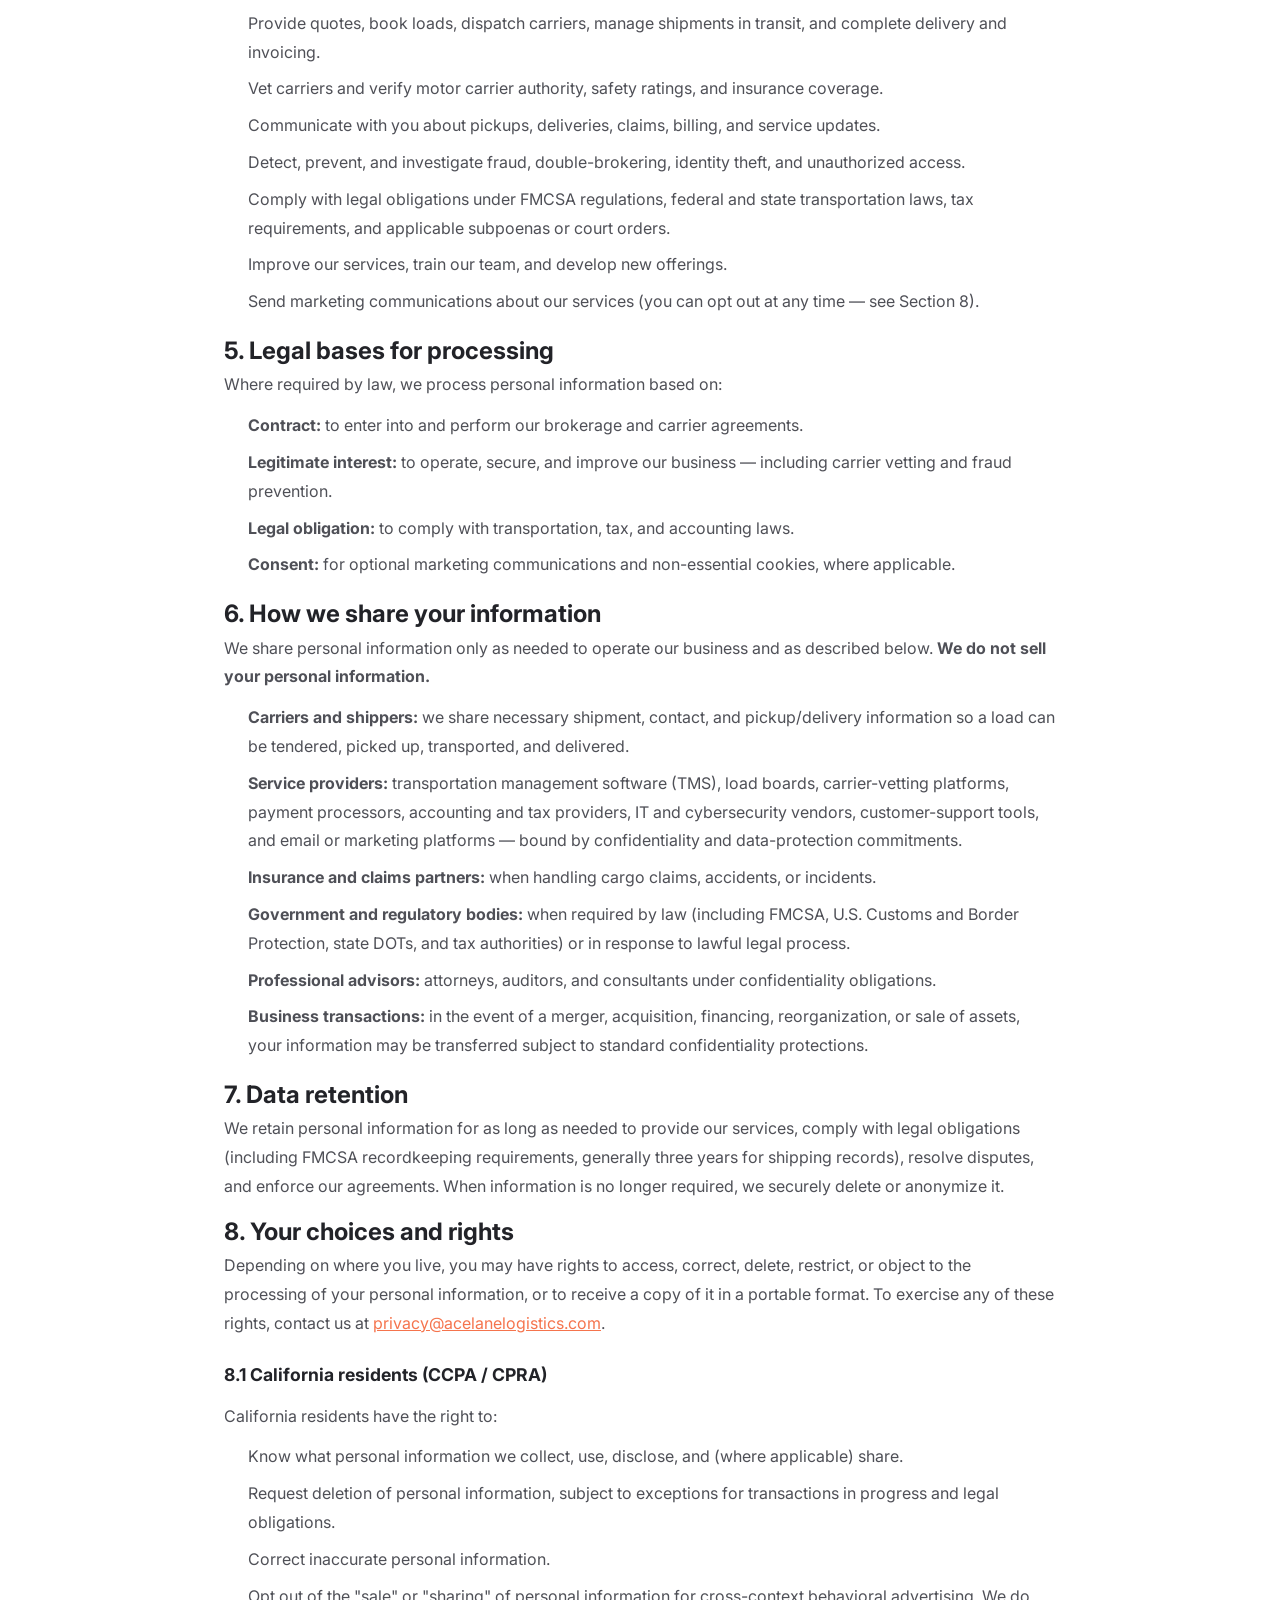
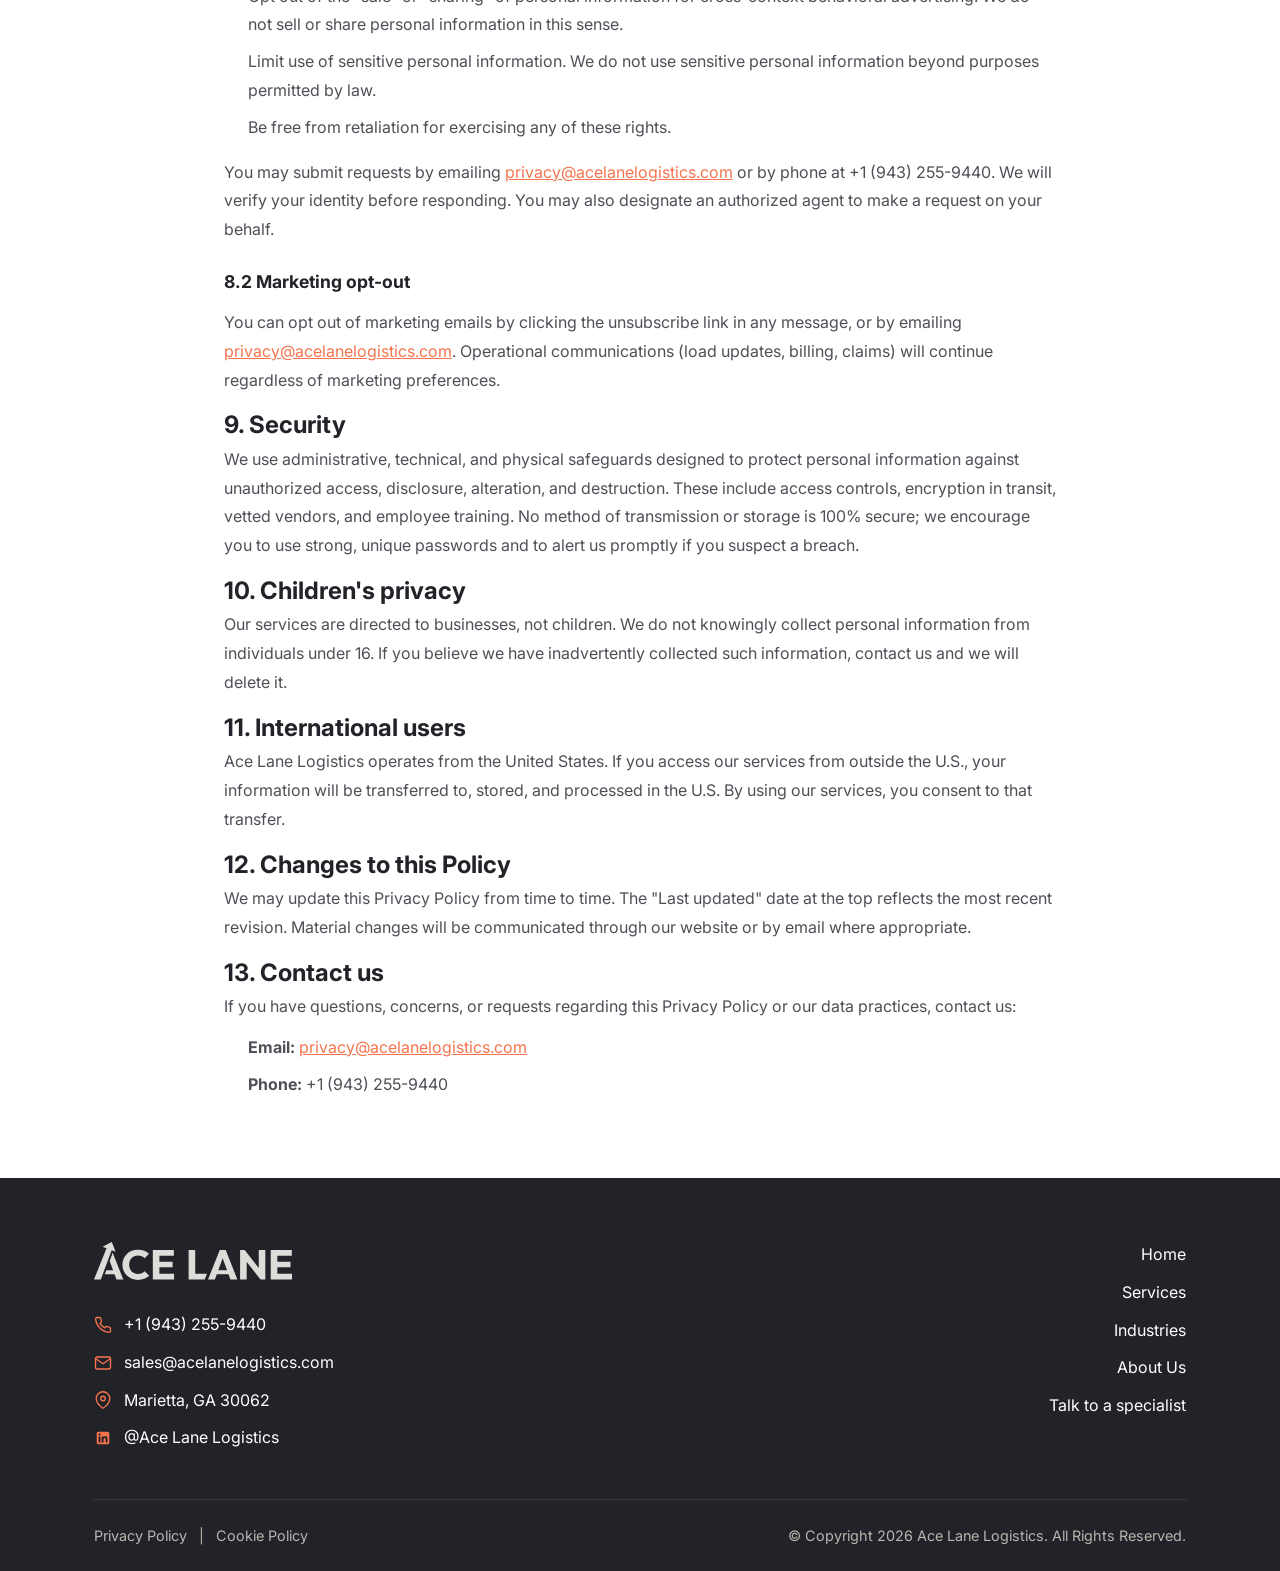
<file: privacy-policy.html>
<!DOCTYPE html>
<html lang="en">
<head>
  <meta charset="UTF-8">
  <meta name="viewport" content="width=device-width, initial-scale=1.0">
  <title>Privacy Policy — Ace Lane Logistics</title>
  <meta name="description" content="Privacy Policy for Ace Lane Logistics. How we collect, use, and protect customer, carrier, and visitor information.">
  <meta name="robots" content="index, follow">

  <!-- Google tag (gtag.js) -->
  <script async src="https://www.googletagmanager.com/gtag/js?id=G-DX2MP7XP96"></script>
  <script>
    window.dataLayer = window.dataLayer || [];
    function gtag(){dataLayer.push(arguments);}
    gtag('js', new Date());

    gtag('config', 'G-DX2MP7XP96');
  </script>

  <link rel="icon" type="image/png" href="img/brand/ace-lane-favicon.png">

  <link rel="preconnect" href="https://fonts.googleapis.com">
  <link rel="preconnect" href="https://fonts.gstatic.com" crossorigin>
  <link href="https://fonts.googleapis.com/css2?family=Inter:wght@400;500;600;700;800&display=swap" rel="stylesheet">

  <link rel="stylesheet" href="css/tokens.css">
  <link rel="stylesheet" href="css/styles.css">
</head>
<body>

  <!-- ============================
       HEADER
       ============================ -->
       <header class="site-header">
        <div class="container">
          <div class="nav-row">
            <a href="index.html" class="brand-logo" aria-label="Ace Lane Logistics — Home">
              <img src="img/brand/ace-lane-logo.svg" alt="Ace Lane Logistics">
            </a>
    
            <nav aria-label="Primary" class="nav-items">
              <ul class="primary-nav">
                <li><a href="index.html">Home</a></li>
                <li><a href="services.html">Services</a></li>
                <li><a href="industries.html">Industries</a></li>
                <li><a href="about.html">About Us</a></li>
              </ul>
            </nav>
    
            <a href="contact.html" class="btn btn-primary nav-cta">Talk to a specialist</a>
    
            <button class="nav-toggle" aria-label="Open menu" aria-expanded="false" aria-controls="mobile-menu">
              <svg viewBox="0 0 24 24" fill="none" stroke="currentColor" stroke-width="2" stroke-linecap="round" stroke-linejoin="round">
                <line x1="3" y1="6" x2="21" y2="6"/><line x1="3" y1="12" x2="21" y2="12"/><line x1="3" y1="18" x2="21" y2="18"/>
              </svg>
            </button>
          </div>
        </div>
      </header>
    
      <nav id="mobile-menu" class="mobile-menu" aria-label="Mobile">
        <a href="index.html">Home</a>
        <a href="services.html">Services</a>
        <a href="industries.html">Industries</a>
        <a href="about.html">About Us</a>
        <a href="contact.html" class="btn btn-primary">Talk to a specialist</a>
      </nav>

  <main id="main">

    <section class="policy-hero">
      <div class="container">
        <h1>Privacy Policy</h1>
      </div>
    </section>

    <section class="policy-body">
      <div class="container">
        <p class="updated-stamp">Last updated: May 21, 2026</p>

        <h2>1. Introduction</h2>
        <p>Ace Lane Logistics ("Ace Lane," "we," "our," or "us") respects your privacy and is committed to protecting the personal information we collect from customers, shippers, carriers, drivers, business partners, job applicants, and visitors to our website. This Privacy Policy describes the categories of personal information we collect, how we use and share it, and the choices and rights available to you.</p>
        <p>This Policy applies to <a href="https://acelanelogistics.com">acelanelogistics.com</a> and to information collected through our freight brokerage operations, including by phone, email, load-tendering platforms, and load-management systems.</p>

        <h2>2. Who we are</h2>
        <p>Ace Lane Logistics LLC is a federally-licensed property broker headquartered in Marietta, Georgia Est. 2025. The company operates under <b>MC-1775166</b> with USDOT <b>4490883</b>.</p>
        <p>For privacy questions, contact: <a href="mailto:privacy@acelanelogistics.com">privacy@acelanelogistics.com</a>.</p>

        <h2>3. Information we collect</h2>
        <p>We collect information you provide directly, information from carriers and partners, and information generated automatically when you use our website.</p>

        <h3>3.1 Information you provide</h3>
        <ul>
          <li><strong>Contact and shipper information:</strong> name, company name, job title, business address, email address, phone number, and any details you share through forms, calls, or emails (including cargo type, pickup/delivery locations, weight, and special requirements).</li>
          <li><strong>Carrier and driver information:</strong> MC and DOT numbers, motor carrier authority status, insurance certificates, W-9 information, banking information for settlement, driver names and contact details, equipment information.</li>
          <li><strong>Billing information:</strong> billing address, payment terms, accounts payable contacts, and tax identification numbers.</li>
          <li><strong>Recruiting information:</strong> resumes, employment history, references, and other information submitted through job applications.</li>
        </ul>

        <h3>3.2 Information collected automatically</h3>
        <ul>
          <li><strong>Device and usage data:</strong> IP address, browser type, operating system, referring URLs, pages viewed, dates and times of access.</li>
          <li><strong>Cookies and similar technologies:</strong> see our <a href="cookie-policy.html">Cookie Policy</a> for details.</li>
        </ul>

        <h3>3.3 Information from third parties</h3>
        <p>We may receive information from carrier-vetting services (such as Highway, Carrier411, RMIS, MyCarrierPackets, or similar), credit-reporting agencies, FMCSA's SAFER and Licensing & Insurance public databases, and our load-board and load-tendering partners.</p>

        <h2>4. How we use your information</h2>
        <p>We use personal information to:</p>
        <ul>
          <li>Provide quotes, book loads, dispatch carriers, manage shipments in transit, and complete delivery and invoicing.</li>
          <li>Vet carriers and verify motor carrier authority, safety ratings, and insurance coverage.</li>
          <li>Communicate with you about pickups, deliveries, claims, billing, and service updates.</li>
          <li>Detect, prevent, and investigate fraud, double-brokering, identity theft, and unauthorized access.</li>
          <li>Comply with legal obligations under FMCSA regulations, federal and state transportation laws, tax requirements, and applicable subpoenas or court orders.</li>
          <li>Improve our services, train our team, and develop new offerings.</li>
          <li>Send marketing communications about our services (you can opt out at any time — see Section 8).</li>
        </ul>

        <h2>5. Legal bases for processing</h2>
        <p>Where required by law, we process personal information based on:</p>
        <ul>
          <li><strong>Contract:</strong> to enter into and perform our brokerage and carrier agreements.</li>
          <li><strong>Legitimate interest:</strong> to operate, secure, and improve our business — including carrier vetting and fraud prevention.</li>
          <li><strong>Legal obligation:</strong> to comply with transportation, tax, and accounting laws.</li>
          <li><strong>Consent:</strong> for optional marketing communications and non-essential cookies, where applicable.</li>
        </ul>

        <h2>6. How we share your information</h2>
        <p>We share personal information only as needed to operate our business and as described below. <strong>We do not sell your personal information.</strong></p>
        <ul>
          <li><strong>Carriers and shippers:</strong> we share necessary shipment, contact, and pickup/delivery information so a load can be tendered, picked up, transported, and delivered.</li>
          <li><strong>Service providers:</strong> transportation management software (TMS), load boards, carrier-vetting platforms, payment processors, accounting and tax providers, IT and cybersecurity vendors, customer-support tools, and email or marketing platforms — bound by confidentiality and data-protection commitments.</li>
          <li><strong>Insurance and claims partners:</strong> when handling cargo claims, accidents, or incidents.</li>
          <li><strong>Government and regulatory bodies:</strong> when required by law (including FMCSA, U.S. Customs and Border Protection, state DOTs, and tax authorities) or in response to lawful legal process.</li>
          <li><strong>Professional advisors:</strong> attorneys, auditors, and consultants under confidentiality obligations.</li>
          <li><strong>Business transactions:</strong> in the event of a merger, acquisition, financing, reorganization, or sale of assets, your information may be transferred subject to standard confidentiality protections.</li>
        </ul>

        <h2>7. Data retention</h2>
        <p>We retain personal information for as long as needed to provide our services, comply with legal obligations (including FMCSA recordkeeping requirements, generally three years for shipping records), resolve disputes, and enforce our agreements. When information is no longer required, we securely delete or anonymize it.</p>

        <h2>8. Your choices and rights</h2>
        <p>Depending on where you live, you may have rights to access, correct, delete, restrict, or object to the processing of your personal information, or to receive a copy of it in a portable format. To exercise any of these rights, contact us at <a href="mailto:privacy@acelanelogistics.com">privacy@acelanelogistics.com</a>.</p>

        <h3>8.1 California residents (CCPA / CPRA)</h3>
        <p>California residents have the right to:</p>
        <ul>
          <li>Know what personal information we collect, use, disclose, and (where applicable) share.</li>
          <li>Request deletion of personal information, subject to exceptions for transactions in progress and legal obligations.</li>
          <li>Correct inaccurate personal information.</li>
          <li>Opt out of the "sale" or "sharing" of personal information for cross-context behavioral advertising. We do not sell or share personal information in this sense.</li>
          <li>Limit use of sensitive personal information. We do not use sensitive personal information beyond purposes permitted by law.</li>
          <li>Be free from retaliation for exercising any of these rights.</li>
        </ul>
        <p>You may submit requests by emailing <a href="mailto:privacy@acelanelogistics.com">privacy@acelanelogistics.com</a> or by phone at +1 (943) 255-9440. We will verify your identity before responding. You may also designate an authorized agent to make a request on your behalf.</p>

        <h3>8.2 Marketing opt-out</h3>
        <p>You can opt out of marketing emails by clicking the unsubscribe link in any message, or by emailing <a href="mailto:privacy@acelanelogistics.com">privacy@acelanelogistics.com</a>. Operational communications (load updates, billing, claims) will continue regardless of marketing preferences.</p>

        <h2>9. Security</h2>
        <p>We use administrative, technical, and physical safeguards designed to protect personal information against unauthorized access, disclosure, alteration, and destruction. These include access controls, encryption in transit, vetted vendors, and employee training. No method of transmission or storage is 100% secure; we encourage you to use strong, unique passwords and to alert us promptly if you suspect a breach.</p>

        <h2>10. Children's privacy</h2>
        <p>Our services are directed to businesses, not children. We do not knowingly collect personal information from individuals under 16. If you believe we have inadvertently collected such information, contact us and we will delete it.</p>

        <h2>11. International users</h2>
        <p>Ace Lane Logistics operates from the United States. If you access our services from outside the U.S., your information will be transferred to, stored, and processed in the U.S. By using our services, you consent to that transfer.</p>

        <h2>12. Changes to this Policy</h2>
        <p>We may update this Privacy Policy from time to time. The "Last updated" date at the top reflects the most recent revision. Material changes will be communicated through our website or by email where appropriate.</p>

        <h2>13. Contact us</h2>
        <p>If you have questions, concerns, or requests regarding this Privacy Policy or our data practices, contact us:</p>
        <ul>
          <li><strong>Email:</strong> <a href="mailto:privacy@acelanelogistics.com">privacy@acelanelogistics.com</a></li>
          <li><strong>Phone:</strong> +1 (943) 255-9440</li>
        </ul>
      </div>
    </section>
  </main>

  <footer class="site-footer">
    <div class="container">
      <div class="footer-row">
        <div class="footer-brand">
          <a href="index.html" class="brand-logo" aria-label="Ace Lane Logistics">
            <img src="img/brand/ace-lane-logo-white.svg" alt="Ace Lane Logistics">
          </a>
          <div class="footer-contact">
            <a href="tel:+19432559440">
              <svg viewBox="0 0 24 24" fill="none" stroke="currentColor" stroke-width="1.8" stroke-linecap="round" stroke-linejoin="round"><path d="M22 16.92v3a2 2 0 0 1-2.18 2 19.79 19.79 0 0 1-8.63-3.07 19.5 19.5 0 0 1-6-6 19.79 19.79 0 0 1-3.07-8.67A2 2 0 0 1 4.11 2h3a2 2 0 0 1 2 1.72c.13.96.37 1.9.7 2.81a2 2 0 0 1-.45 2.11L8.09 9.91a16 16 0 0 0 6 6l1.27-1.27a2 2 0 0 1 2.11-.45c.91.33 1.85.57 2.81.7A2 2 0 0 1 22 16.92z"/></svg>
              +1 (943) 255-9440
            </a>
            <a href="mailto:sales@acelanelogistics.com">
              <svg viewBox="0 0 24 24" fill="none" stroke="currentColor" stroke-width="1.8" stroke-linecap="round" stroke-linejoin="round"><path d="M4 4h16c1.1 0 2 .9 2 2v12c0 1.1-.9 2-2 2H4c-1.1 0-2-.9-2-2V6c0-1.1.9-2 2-2z"/><polyline points="22,6 12,13 2,6"/></svg>
              sales@acelanelogistics.com
            </a>
            <a>
              <svg viewBox="0 0 24 24" fill="none" stroke="currentColor" stroke-width="1.8" stroke-linecap="round" stroke-linejoin="round"><path d="M21 10c0 7-9 13-9 13S3 17 3 10a9 9 0 0 1 18 0z"/><circle cx="12" cy="10" r="3"/></svg>              
              Marietta, GA 30062
            </a>
            <a href="https://www.linkedin.com/company/ace-lane-logistics">
              <img src="img/icons/linkedin.svg" alt="LinkedIn">
              @Ace Lane Logistics
            </a>
          </div>
        </div>
        <nav class="footer-nav" aria-label="Footer">
          <a href="index.html">Home</a>
          <a href="services.html">Services</a>
          <a href="industries.html">Industries</a>
          <a href="about.html">About Us</a>
          <a href="contact.html">Talk to a specialist</a>
        </nav>
      </div>
      <div class="footer-bottom">
        <div class="footer-bottom-links">
          <a href="privacy-policy.html">Privacy Policy</a>
          <span>|</span>
          <a href="cookie-policy.html">Cookie Policy</a>
        </div>
        <div>© Copyright <span data-current-year>2026</span> Ace Lane Logistics. All Rights Reserved.</div>
      </div>
    </div>
  </footer>

  <div class="cookie-banner" role="dialog" aria-label="Cookie notice">
    <p>We use cookies to make this site work and to understand how it is used. See our <a href="cookie-policy.html">Cookie Policy</a> for details.</p>
    <button type="button" data-cookie-ack>Got it</button>
  </div>

  <script src="js/main.js" defer></script>
</body>
</html>
</file>
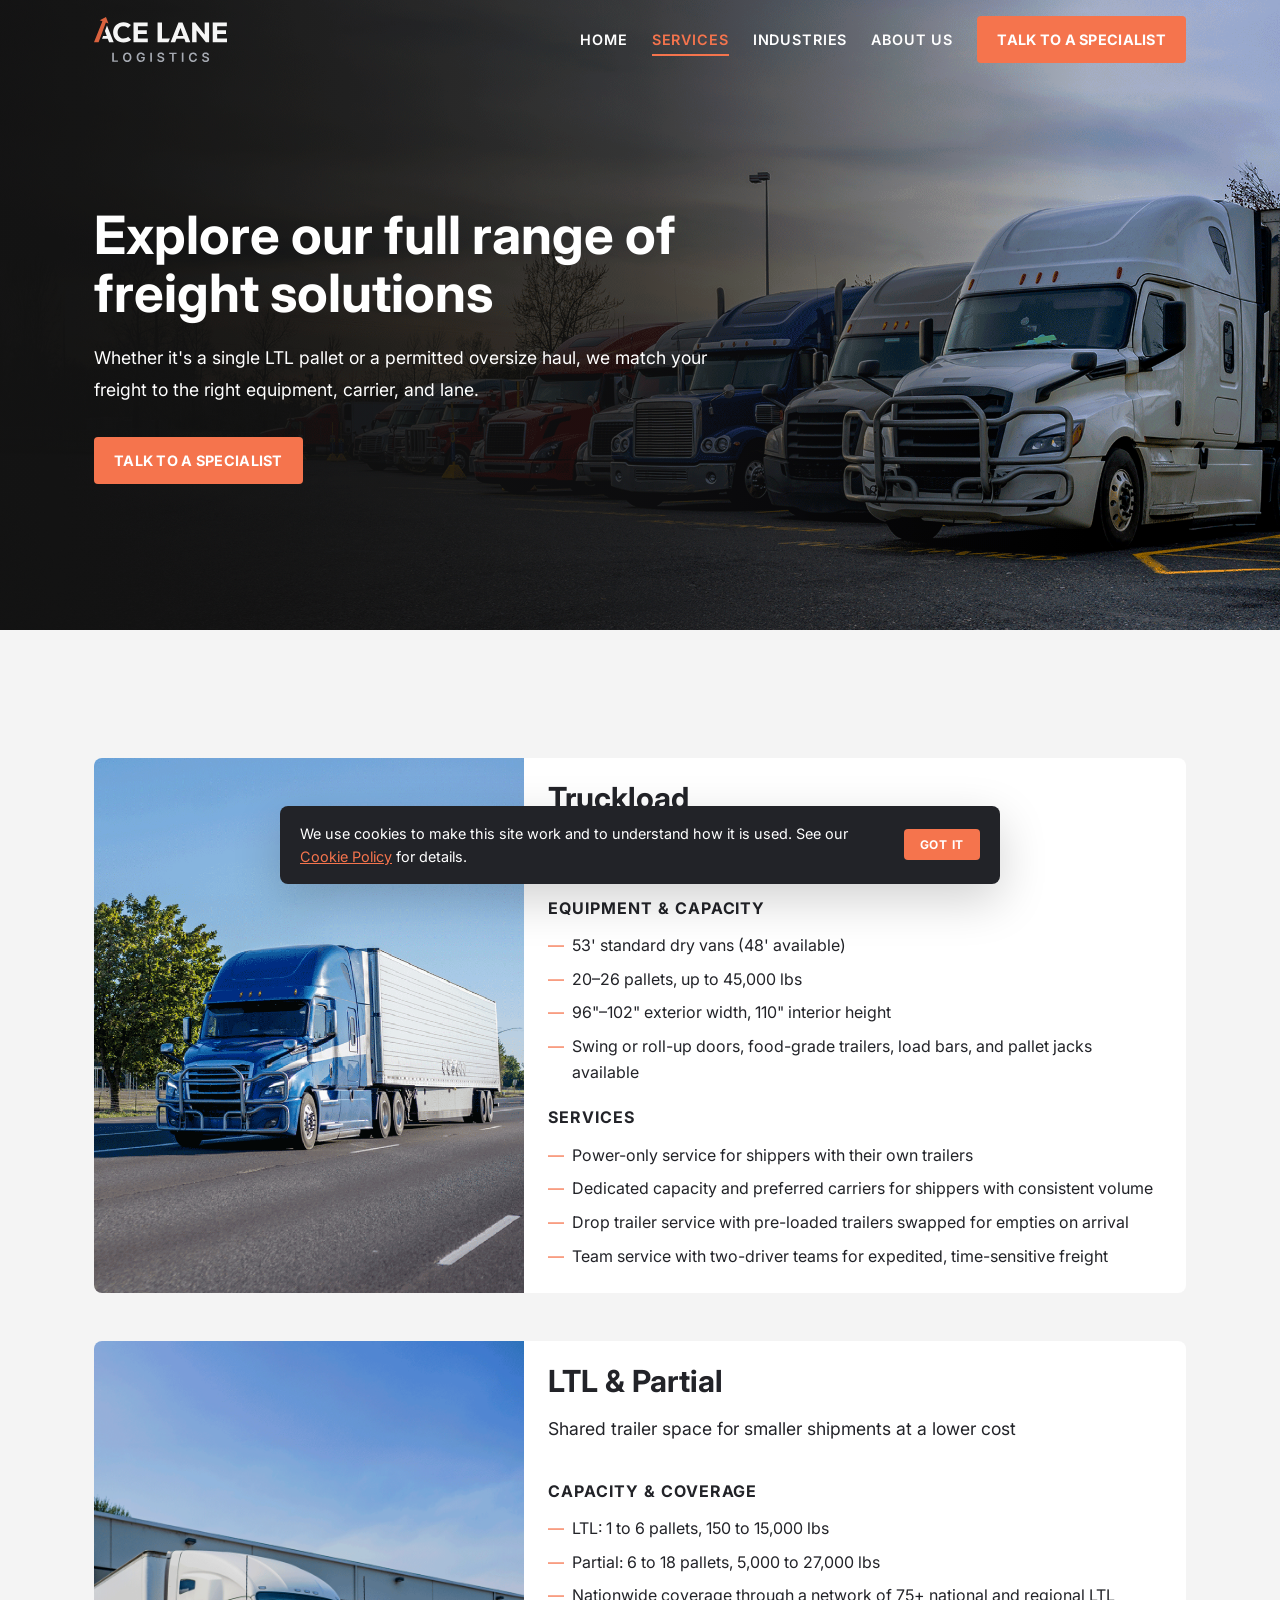
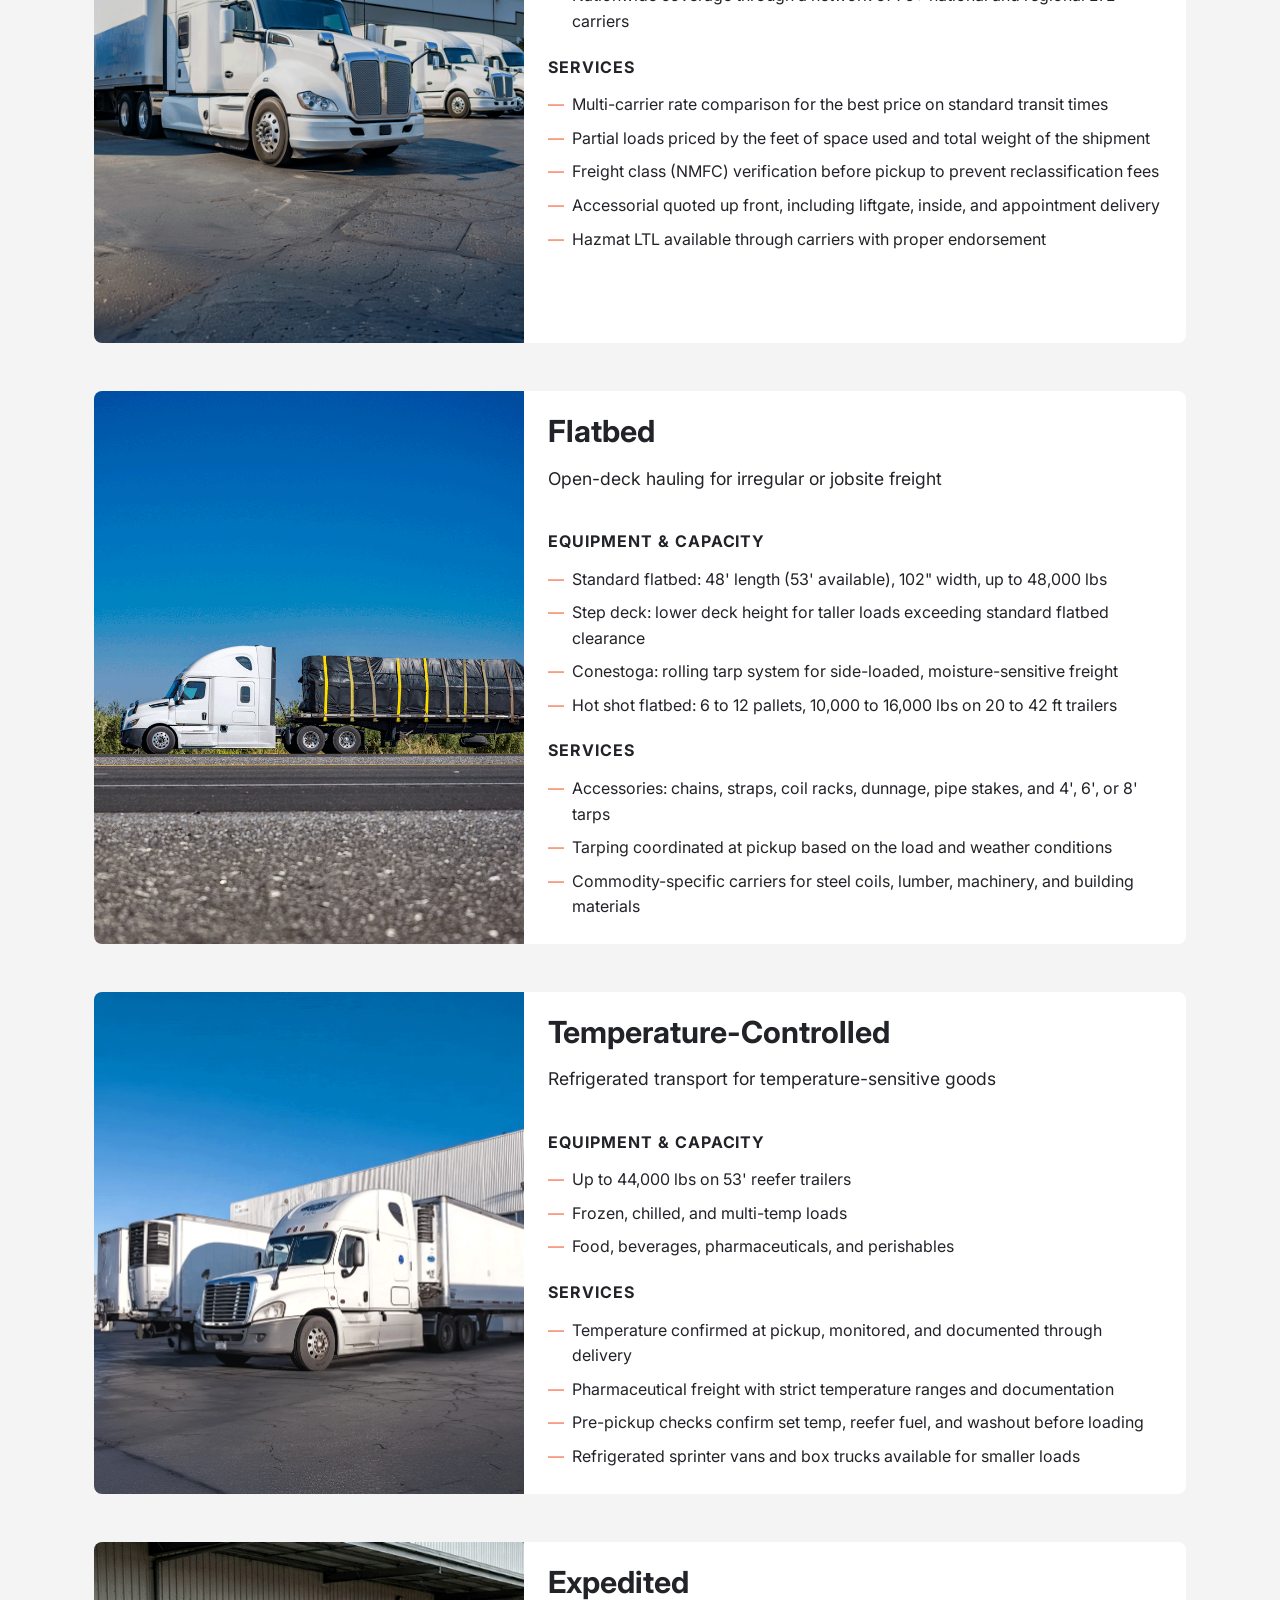
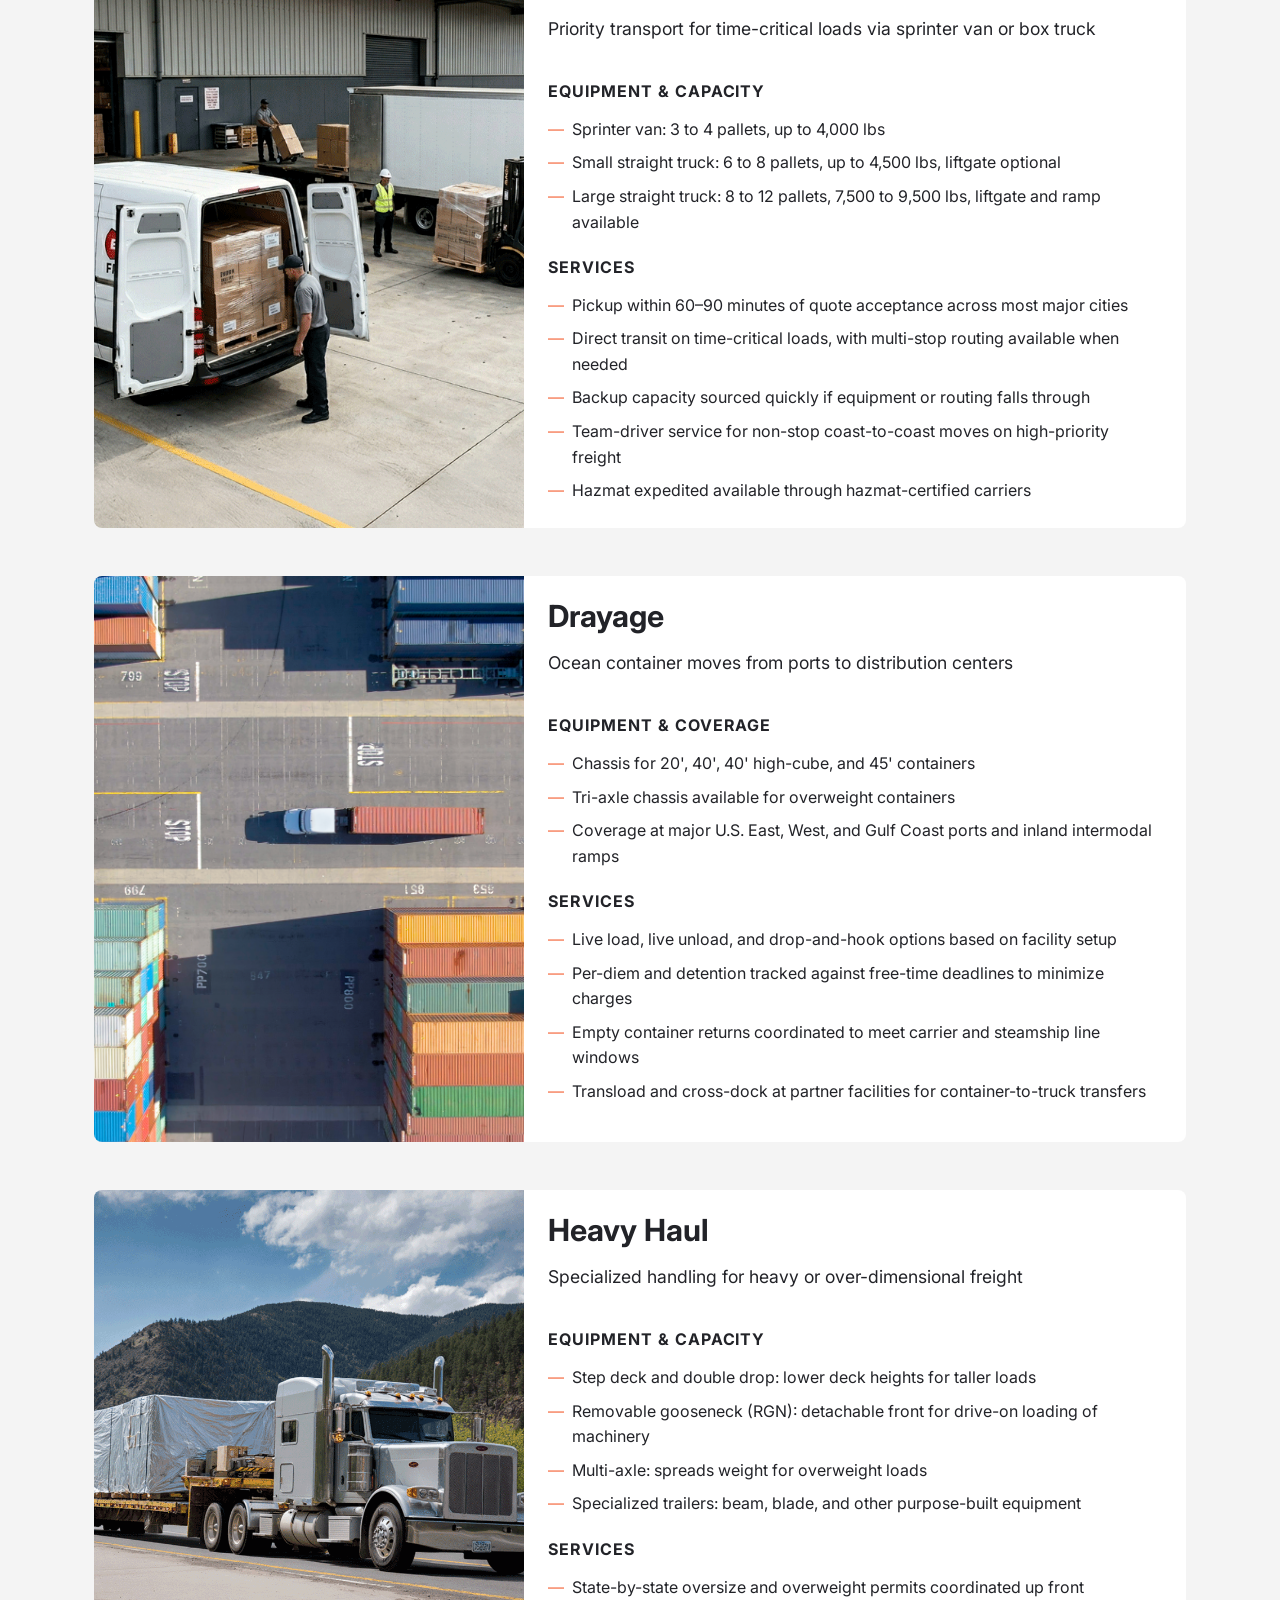
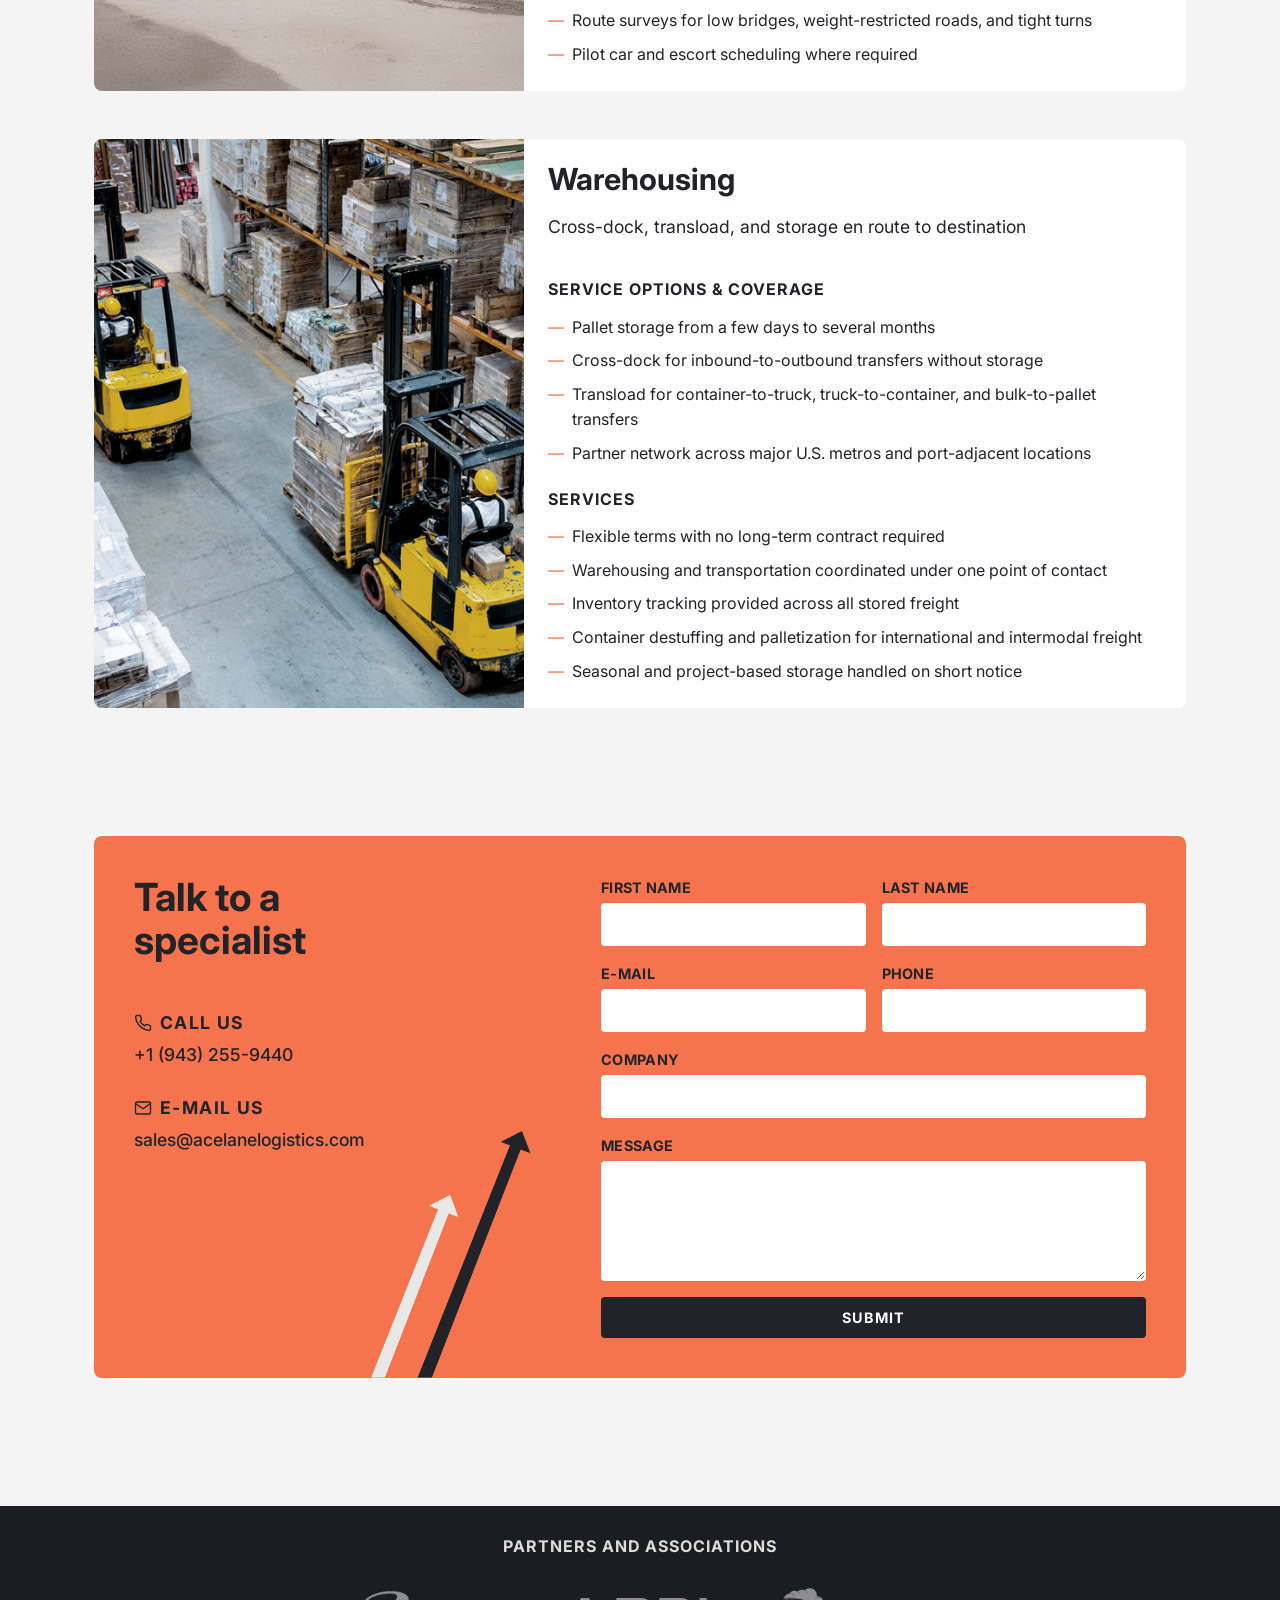
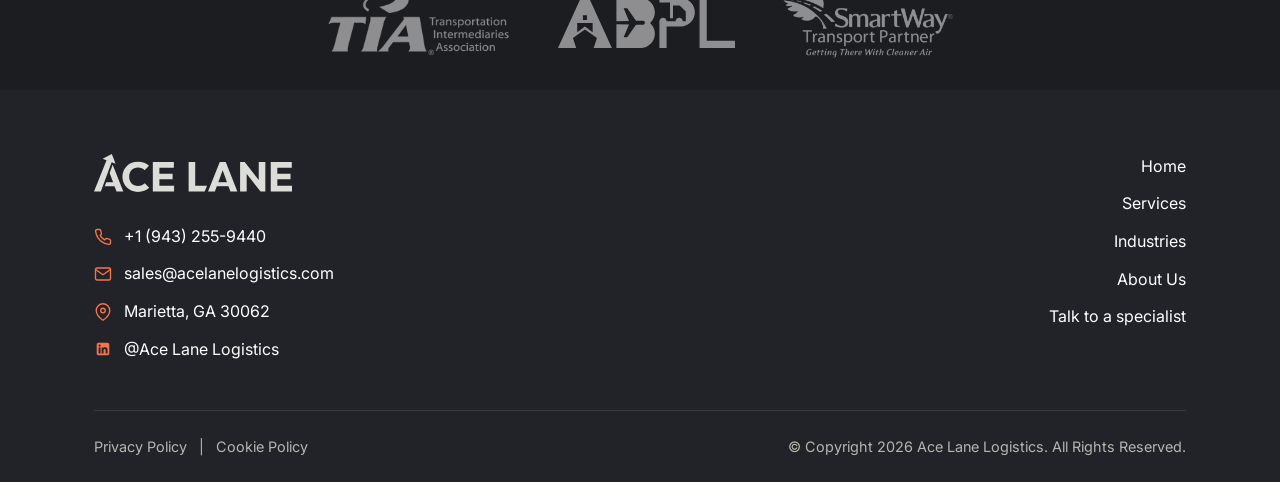
<file: services.html>
<!DOCTYPE html>
<html lang="en">
<head>
  <meta charset="UTF-8">
  <meta name="viewport" content="width=device-width, initial-scale=1.0">
  <title>Services — Ace Lane Logistics</title>
  <meta name="description" content="Coverage across every mode you ship: Full Truckload, LTL, Flatbed, Temperature Controlled, Warehousing, Expedited, Drayage, and Heavy Haul.">

  <!-- Google tag (gtag.js) -->
  <script async src="https://www.googletagmanager.com/gtag/js?id=G-DX2MP7XP96"></script>
  <script>
    window.dataLayer = window.dataLayer || [];
    function gtag(){dataLayer.push(arguments);}
    gtag('js', new Date());

    gtag('config', 'G-DX2MP7XP96');
  </script>

  <link rel="icon" type="image/png" href="img/brand/ace-lane-favicon.png">

  <link rel="preconnect" href="https://fonts.googleapis.com">
  <link rel="preconnect" href="https://fonts.gstatic.com" crossorigin>
  <link href="https://fonts.googleapis.com/css2?family=Inter:wght@400;500;600;700;800&display=swap" rel="stylesheet">

  <link rel="stylesheet" href="css/tokens.css">
  <link rel="stylesheet" href="css/styles.css">
</head>
<body>

    <!-- ============================
       HEADER
       ============================ -->
       <header class="site-header">
        <div class="container">
          <div class="nav-row">
            <a href="index.html" class="brand-logo" aria-label="Ace Lane Logistics — Home">
              <img src="img/brand/ace-lane-logo.svg" alt="Ace Lane Logistics">
            </a>
    
            <nav aria-label="Primary" class="nav-items">
              <ul class="primary-nav">
                <li><a href="index.html">Home</a></li>
                <li><a href="services.html" aria-current="page">Services</a></li>
                <li><a href="industries.html">Industries</a></li>
                <li><a href="about.html">About Us</a></li>
              </ul>
            </nav>
    
            <a href="contact.html" class="btn btn-primary nav-cta">Talk to a specialist</a>
    
            <button class="nav-toggle" aria-label="Open menu" aria-expanded="false" aria-controls="mobile-menu">
              <svg viewBox="0 0 24 24" fill="none" stroke="currentColor" stroke-width="2" stroke-linecap="round" stroke-linejoin="round">
                <line x1="3" y1="6" x2="21" y2="6"/><line x1="3" y1="12" x2="21" y2="12"/><line x1="3" y1="18" x2="21" y2="18"/>
              </svg>
            </button>
          </div>
        </div>
      </header>
    
      <nav id="mobile-menu" class="mobile-menu" aria-label="Mobile">
        <a href="index.html">Home</a>
        <a href="services.html">Services</a>
        <a href="industries.html">Industries</a>
        <a href="about.html">About Us</a>
        <a href="contact.html" class="btn btn-primary">Talk to a specialist</a>
      </nav>

  <main id="main">

    <!-- HERO -->
    <section class="hero" aria-label="Services intro">
      <div class="hero-bg" style="background-image: url('img/services-hero.png');"></div>
      <div class="container hero-inner">
        <div class="hero-text">
          <h1 class="heading-5xl">Explore our full range of freight solutions</h1>
          <p class="text-lg">Whether it's a single LTL pallet or a permitted oversize haul, we match your freight to the right equipment, carrier, and lane.</p>
          <a href="contact.html" class="btn btn-primary">Talk to a specialist</a>
        </div>
      </div>
    </section>

    <!-- SERVICES -->
    <section>
      <div class="container">
        <div class="services-full-grid">

          <article class="service-card" id="full-truckload">
            <div class="service-card-img"><img src="img/services-acelane-full-truckload.png" alt=""></div>
            <div class="service-card-body">
              <h3 class="heading-3xl">Truckload</h3>
              <p>Dedicated 53-ft dry van capacity for large shipments</p>
              <ul>
                <h4 class="heading-base">Equipment & Capacity</h4>
                <li>53' standard dry vans (48' available)</li>
                <li>20–26 pallets, up to 45,000 lbs</li>
                <li>96"–102" exterior width, 110" interior height</li>
                <li>Swing or roll-up doors, food-grade trailers, load bars, and pallet jacks available</li>
              </ul>
              <ul>
                <h4 class="heading-base">Services</h4>
                <li>Power-only service for shippers with their own trailers</li>
                <li>Dedicated capacity and preferred carriers for shippers with consistent volume</li>
                <li>Drop trailer service with pre-loaded trailers swapped for empties on arrival</li>
                <li>Team service with two-driver teams for expedited, time-sensitive freight</li>
              </ul>
            </div>
          </article>

          <article class="service-card" id="less-than-truckload">
            <div class="service-card-img"><img src="img/services-acelane-less-than-truckload.png" alt=""></div>
            <div class="service-card-body">
              <h3 class="heading-3xl">LTL & Partial</h3>
              <p>Shared trailer space for smaller shipments at a lower cost</p>
              <ul>
                <h4 class="heading-base">Capacity & Coverage</h4>
                <li>LTL: 1 to 6 pallets, 150 to 15,000 lbs</li>
                <li>Partial: 6 to 18 pallets, 5,000 to 27,000 lbs</li>
                <li>Nationwide coverage through a network of 75+ national and regional LTL carriers</li>
              </ul>
              <ul>
                <h4 class="heading-base">Services</h4>
                <li>Multi-carrier rate comparison for the best price on standard transit times</li>
                <li>Partial loads priced by the feet of space used and total weight of the shipment</li>
                <li>Freight class (NMFC) verification before pickup to prevent reclassification fees</li>
                <li>Accessorial quoted up front, including liftgate, inside, and appointment delivery</li>
                <li>Hazmat LTL available through carriers with proper endorsement</li>
              </ul>              
            </div>
          </article>

          <article class="service-card" id="flatbed">
            <div class="service-card-img"><img src="img/services-acelane-flatbed.png" alt=""></div>
            <div class="service-card-body">
              <h3 class="heading-3xl">Flatbed</h3>
              <p>Open-deck hauling for irregular or jobsite freight</p>
              <ul>
                <h4 class="heading-base">Equipment & Capacity</h4>
                <li>Standard flatbed: 48' length (53' available), 102" width, up to 48,000 lbs</li>
                <li>Step deck: lower deck height for taller loads exceeding standard flatbed clearance</li>
                <li>Conestoga: rolling tarp system for side-loaded, moisture-sensitive freight</li>
                <li>Hot shot flatbed: 6 to 12 pallets, 10,000 to 16,000 lbs on 20 to 42 ft trailers</li>
              </ul>
              <ul>
                <h4 class="heading-base">Services</h4>
                <li>Accessories: chains, straps, coil racks, dunnage, pipe stakes, and 4', 6', or 8' tarps</li>
                <li>Tarping coordinated at pickup based on the load and weather conditions</li>
                <li>Commodity-specific carriers for steel coils, lumber, machinery, and building materials</li>
              </ul>
            </div>
          </article>

          <article class="service-card" id="temperature-controlled">
            <div class="service-card-img"><img src="img/services-acelane-temperature-controlled.png" alt=""></div>
            <div class="service-card-body">
              <h3 class="heading-3xl">Temperature-Controlled</h3>
              <p>Refrigerated transport for temperature-sensitive goods</p>
              <ul>
                <h4 class="heading-base">Equipment & Capacity</h4>
                <li>Up to 44,000 lbs on 53' reefer trailers</li>
                <li>Frozen, chilled, and multi-temp loads</li>
                <li>Food, beverages, pharmaceuticals, and perishables</li>
              </ul>
              <ul>
                <h4 class="heading-base">Services</h4>
                <li>Temperature confirmed at pickup, monitored, and documented through delivery</li>
                <li>Pharmaceutical freight with strict temperature ranges and documentation</li>
                <li>Pre-pickup checks confirm set temp, reefer fuel, and washout before loading</li>
                <li>Refrigerated sprinter vans and box trucks available for smaller loads</li>
              </ul>
            </div>
          </article>

          <article class="service-card" id="expedited">
            <div class="service-card-img"><img src="img/services-acelane-expedited.png" alt=""></div>
            <div class="service-card-body">
              <h3 class="heading-3xl">Expedited</h3>
              <p>Priority transport for time-critical loads via sprinter van or box truck</p>
              <ul>
                <h4 class="heading-base">Equipment & Capacity</h4>
                <li>Sprinter van: 3 to 4 pallets, up to 4,000 lbs</li>
                <li>Small straight truck: 6 to 8 pallets, up to 4,500 lbs, liftgate optional</li>
                <li>Large straight truck: 8 to 12 pallets, 7,500 to 9,500 lbs, liftgate and ramp available</li>
              </ul>
              <ul>
                <h4 class="heading-base">Services</h4>
                <li>Pickup within 60–90 minutes of quote acceptance across most major cities</li>
                <li>Direct transit on time-critical loads, with multi-stop routing available when needed</li>
                <li>Backup capacity sourced quickly if equipment or routing falls through</li>
                <li>Team-driver service for non-stop coast-to-coast moves on high-priority freight</li>
                <li>Hazmat expedited available through hazmat-certified carriers</li>
              </ul>
            </div>
          </article>

          <article class="service-card" id="drayage">
            <div class="service-card-img"><img src="img/services-acelane-drayage.png" alt=""></div>
            <div class="service-card-body">
              <h3 class="heading-3xl">Drayage</h3>
              <p>Ocean container moves from ports to distribution centers</p>
              <ul>
                <h4 class="heading-base">Equipment & Coverage</h4>
                <li>Chassis for 20', 40', 40' high-cube, and 45' containers</li>
                <li>Tri-axle chassis available for overweight containers</li>
                <li>Coverage at major U.S. East, West, and Gulf Coast ports and inland intermodal ramps</li>
              </ul>
              <ul>
                <h4 class="heading-base">Services</h4>
                <li>Live load, live unload, and drop-and-hook options based on facility setup</li>
                <li>Per-diem and detention tracked against free-time deadlines to minimize charges</li>
                <li>Empty container returns coordinated to meet carrier and steamship line windows</li>
                <li>Transload and cross-dock at partner facilities for container-to-truck transfers</li>
              </ul>
            </div>
          </article>

          <article class="service-card" id="heavy-haul">
            <div class="service-card-img"><img src="img/services-acelane-heavy-haul.png" alt=""></div>
            <div class="service-card-body">
              <h3 class="heading-3xl">Heavy Haul</h3>
              <p>Specialized handling for heavy or over-dimensional freight</p>
              <ul>
                <h4 class="heading-base">Equipment & Capacity</h4>
                <li>Step deck and double drop: lower deck heights for taller loads</li>
                <li>Removable gooseneck (RGN): detachable front for drive-on loading of machinery</li>
                <li>Multi-axle: spreads weight for overweight loads</li>
                <li>Specialized trailers: beam, blade, and other purpose-built equipment</li>
              </ul>
              <ul>
                <h4 class="heading-base">Services</h4>
                <li>State-by-state oversize and overweight permits coordinated up front</li>
                <li>Route surveys for low bridges, weight-restricted roads, and tight turns</li>
                <li>Pilot car and escort scheduling where required</li>
              </ul>
            </div>
          </article>

          <article class="service-card" id="warehousing">
            <div class="service-card-img"><img src="img/services-acelane-warehousing.png" alt=""></div>
            <div class="service-card-body">
              <h3 class="heading-3xl">Warehousing</h3>
              <p>Cross-dock, transload, and storage en route to destination</p>
              <ul>
                <h4 class="heading-base">Service Options & Coverage</h4>
                <li>Pallet storage from a few days to several months</li>
                <li>Cross-dock for inbound-to-outbound transfers without storage</li>
                <li>Transload for container-to-truck, truck-to-container, and bulk-to-pallet transfers</li>
                <li>Partner network across major U.S. metros and port-adjacent locations</li>
              </ul>
              <ul>
                <h4 class="heading-base">Services</h4>
                <li>Flexible terms with no long-term contract required</li>
                <li>Warehousing and transportation coordinated under one point of contact</li>
                <li>Inventory tracking provided across all stored freight</li>
                <li>Container destuffing and palletization for international and intermodal freight</li>
                <li>Seasonal and project-based storage handled on short notice</li>
              </ul>
            </div>
          </article>

        </div>
      </div>
    </section>

     <!-- ============================
         Talk to a specialist — form
         ============================ -->
         <section class="talk-section pt-0" id="talk-form">
          <div class="container">
            <div class="talk-card">
              <div class="talk-left">
                <h2 class="heading-4xl">Talk to a<br>specialist</h2>
                <div class="talk-info">
                  <div class="talk-info-item">
                    <P class="talk-info-label">
                      <svg viewBox="0 0 24 24" fill="none" stroke="currentColor" stroke-width="1.8" stroke-linecap="round" stroke-linejoin="round"><path d="M22 16.92v3a2 2 0 0 1-2.18 2 19.79 19.79 0 0 1-8.63-3.07 19.5 19.5 0 0 1-6-6 19.79 19.79 0 0 1-3.07-8.67A2 2 0 0 1 4.11 2h3a2 2 0 0 1 2 1.72c.13.96.37 1.9.7 2.81a2 2 0 0 1-.45 2.11L8.09 9.91a16 16 0 0 0 6 6l1.27-1.27a2 2 0 0 1 2.11-.45c.91.33 1.85.57 2.81.7A2 2 0 0 1 22 16.92z"/></svg>
                      Call us
                    </p>
                    <p><a href="tel:+19432559440">+1 (943) 255-9440</a></p>
                  </div>
                  <div class="talk-info-item">
                    <p class="talk-info-label">
                      <svg viewBox="0 0 24 24" fill="none" stroke="currentColor" stroke-width="1.8" stroke-linecap="round" stroke-linejoin="round"><path d="M4 4h16c1.1 0 2 .9 2 2v12c0 1.1-.9 2-2 2H4c-1.1 0-2-.9-2-2V6c0-1.1.9-2 2-2z"/><polyline points="22,6 12,13 2,6"/></svg>
                      E-mail us
                    </p>
                    <p><a href="mailto:sales@acelanelogistics.com">sales@acelanelogistics.com</a></p>
                  </div>
                </div>
                <div class="talk-arrows" aria-hidden="true">
                  <img src="img/brand/ace-lane-arrow-negative.png" alt="">
                </div>
              </div>
    
              <form class="talk-form" name="contact" method="POST" data-netlify="true" netlify-honeypot="bot-field">
                <input type="hidden" name="form-name" value="contact">
                <p class="honeypot"><label>Don't fill this out: <input name="bot-field"></label></p>

                <input type="hidden" name="page" value="page-services">
    
                <div class="form-row">
                  <label for="firstName">First Name</label>
                  <input class="input" type="text" name="firstName" id="firstName" required>
                </div>
                <div class="form-row">
                  <label for="lastName">Last Name</label>
                  <input class="input" type="text" name="lastName" id="lastName" required>
                </div>
                <div class="form-row">
                  <label for="email">E-mail</label>
                  <input class="input" type="email" name="email" id="email" required>
                </div>
                <div class="form-row">
                  <label for="phone">Phone</label>
                  <input class="input" type="tel" name="phone" id="phone" required>
                </div>
                <div class="form-row full">
                  <label for="company">Company</label>
                  <input class="input" type="text" name="company" id="company" required>
                </div>
                <div class="form-row full">
                  <label for="message">Message</label>
                  <textarea class="textarea" name="message" id="message" rows="4" required></textarea>
                </div>
                <div class="form-status" role="status" aria-live="polite"></div>
                <div class="form-row submit-row">
                  <button type="submit" class="submit-btn">Submit</button>
                </div>
              </form>
            </div>
          </div>
        </section>
  </main>

  <!-- TRUST & AFFILIATIONS -->
  <section class="trust-section">
    <div class="container">
      <h2 class="heading-base text-center">Partners and associations</h2>
      <div class="trust-logos">
        <a href="https://www.tianet.org" target="_blank" rel="noopener noreferrer" aria-label="Transportation Intermediaries Association">
          <img class="logo-tia" src="img/associations-ace-lane-tia.png" alt="TIA — Transportation Intermediaries Association">
        </a>
        <a href="https://www.abplusa.com/en" target="_blank" rel="noopener noreferrer" aria-label="ABPL">
          <img class="logo-abpl" src="img/associations-ace-lane-abpl.svg" alt="ABPL">
        </a>
        <a href="https://www.epa.gov/smartway" target="_blank" rel="noopener noreferrer" aria-label="SmartWay">
          <img class="logo-smartway" src="img/associations-smartway.png" alt="SmartWay Transportation Partner">
        </a>
      </div>
    </div>
  </section>

  <footer class="site-footer">
    <div class="container">
      <div class="footer-row">
        <div class="footer-brand">
          <a href="index.html" class="brand-logo" aria-label="Ace Lane Logistics">
            <img src="img/brand/ace-lane-logo-white.svg" alt="Ace Lane Logistics">
          </a>
          <div class="footer-contact">
            <a href="tel:+19432559440">
              <svg viewBox="0 0 24 24" fill="none" stroke="currentColor" stroke-width="1.8" stroke-linecap="round" stroke-linejoin="round"><path d="M22 16.92v3a2 2 0 0 1-2.18 2 19.79 19.79 0 0 1-8.63-3.07 19.5 19.5 0 0 1-6-6 19.79 19.79 0 0 1-3.07-8.67A2 2 0 0 1 4.11 2h3a2 2 0 0 1 2 1.72c.13.96.37 1.9.7 2.81a2 2 0 0 1-.45 2.11L8.09 9.91a16 16 0 0 0 6 6l1.27-1.27a2 2 0 0 1 2.11-.45c.91.33 1.85.57 2.81.7A2 2 0 0 1 22 16.92z"/></svg>
              +1 (943) 255-9440
            </a>
            <a href="mailto:sales@acelanelogistics.com">
              <svg viewBox="0 0 24 24" fill="none" stroke="currentColor" stroke-width="1.8" stroke-linecap="round" stroke-linejoin="round"><path d="M4 4h16c1.1 0 2 .9 2 2v12c0 1.1-.9 2-2 2H4c-1.1 0-2-.9-2-2V6c0-1.1.9-2 2-2z"/><polyline points="22,6 12,13 2,6"/></svg>
              sales@acelanelogistics.com
            </a>
            <a>
              <svg viewBox="0 0 24 24" fill="none" stroke="currentColor" stroke-width="1.8" stroke-linecap="round" stroke-linejoin="round"><path d="M21 10c0 7-9 13-9 13S3 17 3 10a9 9 0 0 1 18 0z"/><circle cx="12" cy="10" r="3"/></svg>              
              Marietta, GA 30062
            </a>
            <a href="https://www.linkedin.com/company/ace-lane-logistics">
              <img src="img/icons/linkedin.svg" alt="LinkedIn">
              @Ace Lane Logistics
            </a>
          </div>
        </div>
        <nav class="footer-nav" aria-label="Footer">
          <a href="index.html">Home</a>
          <a href="services.html">Services</a>
          <a href="industries.html">Industries</a>
          <a href="about.html">About Us</a>
          <a href="contact.html">Talk to a specialist</a>
        </nav>
      </div>
      <div class="footer-bottom">
        <div class="footer-bottom-links">
          <a href="privacy-policy.html">Privacy Policy</a>
          <span>|</span>
          <a href="cookie-policy.html">Cookie Policy</a>
        </div>
        <div>© Copyright <span data-current-year>2026</span> Ace Lane Logistics. All Rights Reserved.</div>
      </div>
    </div>
  </footer>

  <div class="cookie-banner" role="dialog" aria-label="Cookie notice">
    <p>We use cookies to make this site work and to understand how it is used. See our <a href="cookie-policy.html">Cookie Policy</a> for details.</p>
    <button type="button" data-cookie-ack>Got it</button>
  </div>

  <script src="js/main.js" defer></script>
</body>
</html>
</file>
<file: css/tokens.css>
/* ============================================
   ACE LANE LOGISTICS — DESIGN SYSTEM TOKENS
   ============================================ */

/* ----------------------------
   CORES
   ---------------------------- */
:root {
  /* Primárias */
  --color-orange:        #F5744D;   /* CTA principal, destaques */
  --color-orange-hover:  #B84320;   /* hover dos botões laranja */

  /* Neutros escuros (backgrounds) */
  --color-black:         #1c1d21;   /* fundo hero, footer */
  --color-gray-dark:     #222328;   /* fundo hero, footer */
  --color-gray:          #4f5057;   /* cards escuros, navbar ao rolar */
  --color-gray-light:    #b6b6af;   /* bordas escuras */
  --color-gray-lighter:  #DCDDD9;   /* fundo alternado */
  --color-gray-bg:       #F4F4F4;
  --color-white:         #FFFFFF;

  /* Textos */
  --color-text-primary:  var(--color-gray-dark);   /* títulos em fundo claro */
  --color-text-secondary:var(--color-gray);   /* corpo em fundo claro */
  --color-text-light:    var(--color-white);   /* textos em fundo escuro */
  --color-text-muted:    var(--color-gray-light);   /* labels, captions */

  /* Inputs */
  --color-input-border:  var(--color-gray-lighter);
  --color-input-focus:   var(--color-orange);
}

/* ----------------------------
   TIPOGRAFIA
   ---------------------------- */
:root {
  --font-heading: 'Inter', sans-serif;  /* títulos grandes */
  --font-body:    'Inter', sans-serif;             /* corpo */
  --font-label:   'Inter', sans-serif;             /* labels, nav */

  /* Tamanhos */
  --text-xs:    0.75rem;    /* 12px — captions, copyright */
  --text-sm:    0.9rem;   /* 14px — labels de input, footer links */
  --text-base:  1rem;       /* 16px — corpo padrão */
  --text-lg:  clamp(1rem,     0.96rem + 0.19vw, 1.1rem); /* 16 → 18px */
  --text-xl:  clamp(1.1rem, 1.06rem + 0.26vw, 1.2rem);   /* 18 → 20.8px */
  --text-2xl: clamp(1.35rem, 1.24rem + 0.56vw, 1.5rem);  /* 22 → 28px */
  --text-3xl: clamp(1.5rem,   1.3rem + 0.75vw, 2rem);     /* 24 → 32px */
  --text-4xl: clamp(1.75rem, 1.3rem + 1.4vw, 3.25rem);  /* 28 → 52px */
  --text-5xl: clamp(2.75rem, 1.7rem + 2vw, 3.75rem); /* 56 → 80px */
  --text-6xl: clamp(3rem, 2rem + 3.33vw, 4.5rem); /* 56 → 80px */

  /* Pesos */
  --weight-regular: 400;
  --weight-medium:  500;
  --weight-semibold:600;
  --weight-bold:    700;
  --weight-extrabold:    800;

  /* Line-height */
  --leading-tight:  1.1;
  --leading-snug:   1.3;
  --leading-normal: 1.6;
  --leading-relaxed:1.8;
}

/* ----------------------------
   ESPAÇAMENTOS
   ---------------------------- */
:root {
  --space-1:   0.25rem;   /*  4px */
  --space-2:   0.5rem;    /*  8px */
  --space-3:   0.75rem;   /* 12px */
  --space-4:   1rem;      /* 16px */
  --space-5:   1.25rem;   /* 20px */
  --space-6:   1.5rem;    /* 24px */
  --space-8:   2rem;      /* 32px */
  --space-10:  2.5rem;    /* 40px */
  --space-12:  3rem;      /* 48px */
  --space-16:  4rem;      /* 64px */
  --space-20:  5rem;      /* 80px */
  --space-24:  6rem;      /* 96px */
  --space-32:  8rem;      /* 128px */

  /* Seções */
  --section-padding-y:  var(--space-32);  /* padding vertical padrão de seção */
  --section-padding-x:  var(--space-6);   /* padding horizontal (mobile) */

}

/* ----------------------------
   BORDER RADIUS
   ---------------------------- */
:root {
  --radius-sm:   4px;    /* buttons */
  --radius-md:   8px;    /* cards */
  --radius-pill: 999px;  /* badges */
  --radius-none: 0;
}

/* ----------------------------
   SOMBRAS
   ---------------------------- */
:root {
  --shadow-sm:  0 1px 3px rgba(0,0,0,0.08);
  --shadow-md:  0 4px 16px rgba(0,0,0,0.10);
  --shadow-lg:  0 8px 32px rgba(0,0,0,0.14);
  --shadow-xl:  0 16px 48px rgba(0,0,0,0.18);
}

/* ----------------------------
   TRANSIÇÕES
   ---------------------------- */
:root {
  --transition-fast:   150ms ease;
  --transition-normal: 250ms ease;
  --transition-slow:   400ms ease;
}

/* ----------------------------
   Z-INDEX
   ---------------------------- */
:root {
  --z-base:    0;
  --z-above:   10;
  --z-nav:     100;
  --z-overlay: 200;
  --z-modal:   300;
}

/* ----------------------------
   BREAKPOINTS (referência — usar em media queries)
   sm:  640px
   md:  768px
   lg:  1024px
   xl:  1280px
   ---------------------------- */

/* ----------------------------
   RESET & BASE
   ---------------------------- */
*, *::before, *::after {
  box-sizing: border-box;
  margin: 0;
  padding: 0;
}

html {
  scroll-behavior: smooth;
  font-size: 16px;
}

body {
  font-family: var(--font-body);
  font-size: var(--text-base);
  font-weight: var(--weight-regular);
  color: var(--color-text-primary);
  background-color: var(--color-gray-bg);
  line-height: var(--leading-normal);
  -webkit-font-smoothing: antialiased;
}

ul, ol {
  list-style: none !important;
  padding-inline-start: 0;
  -webkit-padding-start: 0;
  margin-inline-start: 0;
}

ul li, ol li {
  list-style: none !important;
  list-style-type: none !important;
  list-style-image: none !important;
}

ul li::marker,
ol li::marker {
  content: "" !important;
  display: none !important;
  font-size: 0 !important;
  color: transparent !important;
}

img {
  max-width: 100%;
  display: block;
}

a {
  color: inherit;
  text-decoration: none;
}

.white {
  color: var(--color-white);
}

.orange {
  color: var(--color-orange);
  font-weight: 800;
}

.all-caps {
  text-transform: uppercase;
}

.pt-0 {
  padding-top: 0 !important;
}

/* ----------------------------
   CONTAINER
   ---------------------------- */
.container {
  width: 100%;
  margin-inline: auto;
  padding-inline: var(--space-6);
}

@media (min-width: 768px) {
  .container {
      max-width: 95%;
  }
}

@media (min-width: 992px) {
  .container {
      max-width: 960px;
  }
}

@media (min-width: 1024px) {
  .container {
      max-width: 990px;
  }
}

@media (min-width: 1200px) {
  .container {
        max-width: 1140px;
    }
  }

@media (min-width: 1400px) {
  .container {
      max-width: 1320px;
  }
}

@media (min-width: 1800px) {
  .container {
      max-width: 85%;
  }
}


/* ----------------------------
   Buttons
   ---------------------------- */
.btn {
  display: inline-flex;
  align-items: center;
  justify-content: center;
  gap: var(--space-2);
  font-family: var(--font-label);
  font-size: var(--text-sm);
  font-weight: var(--weight-bold);
  letter-spacing: 0.02em;
  text-transform: uppercase;
  padding: var(--space-3) var(--space-5);
  border-radius: var(--radius-sm);
  border: none;
  cursor: pointer;
  transition: background var(--transition-fast), transform var(--transition-fast);
}

.btn.sm {
  padding: var(--space-1) var(--space-2);
}

.btn:hover  { transform: translateY(-1px); }
.btn:active { transform: translateY(0); }

/* ----------------------------
   INPUTS
   ---------------------------- */
.input,
.textarea {
  width: 100%;
  font-family: var(--font-body);
  font-size: var(--text-sm);
  color: var(--color-text-primary);
  background: var(--color-white);
  border: 1px solid var(--color-input-border);
  border-radius: var(--radius-sm);
  padding: var(--space-2) var(--space-3);
  transition: border-color var(--transition-fast);
}

.input:focus,
.textarea:focus {
  border-color: var(--color-input-focus);
}

.textarea {
  outline: none;
  field-sizing: content;
  resize: none;
  max-height: 10em;
  min-height: 4em; 
}

label {
  display: block;
  font-size: var(--text-xs);
  font-weight: var(--weight-bold);
  text-transform: uppercase;
  color: var(--color-text-secondary);
  margin-bottom: var(--space-2);
}

/* ----------------------------
   CARDS
   ---------------------------- */
.card {
  background: var(--color-white);
  border-radius: var(--radius-lg);
  padding: var(--space-6);
  box-shadow: var(--shadow-md);
  overflow: hidden;
}

/* ----------------------------
   SECTION HEADING
   ---------------------------- */
section {
  padding: var(--section-padding-y) 0;
}

@media (max-width: 768px) {
  section {
    padding: var(--space-16) 0;
  }
}

.section-title {
  font-family: var(--font-heading);
  font-size: var(--text-2xl);
  font-weight: var(--weight-bold);
  line-height: var(--leading-tight);
  color: var(--color-text-primary);
}

.section-subtitle {
  font-size: var(--text-base);
  line-height: var(--leading-relaxed);
  margin-top: var(--space-3);
}

/* ----------------------------
   Font Size
   ---------------------------- */
.heading-huge {
  font-size: var(--text-6xl);
  font-weight: var(--weight-bold);
  line-height: var(--leading-tight);
  color: var(--color-text-light);
}
.heading-lg {font-size: var(--text-lg); font-weight: var(--weight-bold); line-height: var(--leading-tight) }
.heading-xl {font-size: var(--text-xl); font-weight: var(--weight-bold); line-height: var(--leading-tight) }
.heading-2xl {font-size: var(--text-2xl); font-weight: var(--weight-bold); line-height: var(--leading-tight);}
.heading-3xl {font-size: var(--text-3xl); font-weight: var(--weight-bold); line-height: var(--leading-tight); }
.heading-4xl {font-size: var(--text-4xl); font-weight: var(--weight-bold); line-height: var(--leading-tight); }
.heading-5xl {font-size: var(--text-5xl); font-weight: var(--weight-bold); line-height: var(--leading-tight); }
.heading-base {
  font-size: var(--text-base);
  font-weight: var(--weight-bold);
  line-height: var(--leading-tight);
  text-transform: uppercase;
  letter-spacing: 0.06em;
}

p {
  font-size: var(--text-base);
  line-height: var(--leading-normal);
}

.text-center {
  text-align: center;
}

.text-sm {
  font-size: var(--text-sm);
  line-height: var(--leading-snug);
}

.text-lg {
  font-size: var(--text-lg);
  line-height: var(--leading-relaxed);
}

.text-xl {
  font-size: var(--text-xl);
}

.highlight {
  background-color: var(--color-orange); font-weight: var(--weight-bold); color: var(--color-gray-dark); padding: var(--space-1) }


/* ----------------------------
   GOOGLE FONTS IMPORT
   (adicionar no <head> de cada página)

   <link rel="preconnect" href="https://fonts.googleapis.com">
   <link rel="preconnect" href="https://fonts.gstatic.com" crossorigin>
   <link href="https://fonts.googleapis.com/css2?family=Barlow:wght@400;500;600;700&family=Barlow+Condensed:wght@600;700&display=swap" rel="stylesheet">
   ---------------------------- */

   .mb-0 {
    margin-bottom: 0 !important;
   }
</file>
<file: css/styles.css>
/* ----------------------------
   ACCESSIBILITY HELPERS
   ---------------------------- */
.sr-only {
  position: absolute;
  width: 1px; height: 1px;
  padding: 0; margin: -1px;
  overflow: hidden;
  clip: rect(0,0,0,0);
  white-space: nowrap;
  border: 0;
}

.skip-link {
  position: absolute;
  top: -40px;
  left: var(--space-4);
  background: var(--color-orange);
  color: var(--color-white);
  padding: var(--space-2) var(--space-4);
  z-index: var(--z-modal);
  border-radius: var(--radius-sm);
  font-weight: var(--weight-bold);
}
.skip-link:focus { top: var(--space-4); }

:focus-visible {
  outline: 2px solid var(--color-orange);
  outline-offset: 3px;
  border-radius: var(--radius-sm);
}

/* ----------------------------
   BUTTONS — variants
   ---------------------------- */
.btn-primary {
  background: var(--color-orange);
  color: var(--color-white);
}

.btn-primary:hover {
  background: var(--color-orange-hover);
  transform: translateY(-1px);
}

.btn-dark {
  background: var(--color-gray-dark);
  color: var(--color-white);
}

.btn-dark:hover {
  background: #000;
  transform: translateY(-1px);
}

.btn-outline {
  background: transparent;
  color: var(--color-orange);
  border: 1px solid var(--color-orange);
  text-decoration: none;
  transition: background 0.2s ease, color 0.2s ease;
}

.btn-outline:hover {
  border-color: var(--color-orange);
  color: var(--color-white);
}

.btn-linkedin {
  display: inline-flex;
  align-items: center;
  gap: 8px;
}
  
  .btn-linkedin .li-icon {
    width: 18px;
    height: 18px;
    flex-shrink: 0;
  }
  
  .btn-linkedin .li-icon path {
    fill: var(--color-orange);
    transition: fill 0.2s ease;
  }
  
  .btn-linkedin:hover {
    background: var(--color-orange);
    color: #fff;
  }
  
  .btn-linkedin:hover .li-icon path {
    fill: #fff;
  }
  
  .btn-linkedin:active {
    transform: scale(0.98);
  }

/* ----------------------------
   EYEBROW (small section label with orange dash)
   ---------------------------- */
.eyebrow {
  display: inline-flex;
  align-items: center;
  gap: var(--space-3);
  font-family: var(--font-label);
  font-size: var(--text-sm);
  font-weight: var(--weight-bold);
  text-transform: uppercase;
  letter-spacing: 0.08em;
  color: var(--color-orange);
  margin-bottom: var(--space-6);
}
.eyebrow::before {
  content: "";
  width: 28px;
  height: 2px;
  background: var(--color-orange);
  display: inline-block;
}

/* ============================================
   HEADER / NAVIGATION
   ============================================ */
.site-header {
  position: fixed;
  inset: 0 0 auto 0;
  z-index: var(--z-nav);
  padding: var(--space-4) 0;
  background: transparent;
  transition: background var(--transition-normal), box-shadow var(--transition-normal), padding var(--transition-normal);
}
.site-header.is-scrolled {
  background: var(--color-gray-dark);
  box-shadow: var(--shadow-md);
  padding: var(--space-3) 0;
}
.site-header.is-light {
  background: var(--color-gray-dark);
}

.nav-row {
  display: flex;
  align-items: center;
  gap: var(--space-6);
}

.brand-logo {
  display: inline-flex;
  align-items: center;
  height: 45px;
  flex-shrink: 0;
}
.brand-logo img,
.brand-logo svg { height: 100%; width: auto; display: block; }

.nav-items {
  margin-left: auto;
  margin-right: (var(--space-2));
}
.primary-nav {
  display: flex;
  align-items: center;
  gap: var(--space-6);
  list-style: none;
}
.primary-nav a {
  font-size: var(--text-sm);
  font-weight: var(--weight-semibold);
  text-transform: uppercase;
  letter-spacing: 0.06em;
  color: var(--color-white);
  position: relative;
  padding: var(--space-2) 0;
  transition: color var(--transition-fast);
}
.primary-nav a::after {
  content: "";
  position: absolute;
  left: 0; right: 0; bottom: 0;
  height: 2px;
  background: var(--color-orange);
  transform: scaleX(0);
  transform-origin: left;
  transition: transform var(--transition-normal);
}
.primary-nav a:hover { color: var(--color-orange); }
.primary-nav a:hover::after,
.primary-nav a[aria-current="page"]::after { transform: scaleX(1); }
.primary-nav a[aria-current="page"] { color: var(--color-orange); }

.nav-cta {
  flex-shrink: 0;
}

.nav-toggle {
  display: none;
  background: transparent;
  border: none;
  color: var(--color-white);
  padding: var(--space-2);
  cursor: pointer;
}
.nav-toggle svg { width: 28px; height: 28px; }

@media (max-width: 1024px) {
  .primary-nav { display: none; }
  .nav-cta { display: none; }
  .nav-toggle { display: inline-flex; }

  .site-header.is-mobile-open {
    background: var(--color-gray-dark);
  }
  .mobile-menu {
    position: fixed;
    inset: 0;
    background: var(--color-gray-dark);
    z-index: calc(var(--z-nav) - 1);
    padding: 100px var(--space-6) var(--space-12);
    display: flex;
    flex-direction: column;
    transform: translateX(100%);
    transition: transform var(--transition-normal);
  }
  .mobile-menu.is-open { transform: translateX(0); }
  .mobile-menu a {
    font-size: var(--text-md);
  font-weight: var(--weight-semibold);
  text-transform: uppercase;
  letter-spacing: 0.06em;
  color: var(--color-white);
    padding: var(--space-6) 0;
    border-bottom: 1px solid var(--color-gray);
  }
  .mobile-menu a.btn { margin-top: var(--space-4); align-self: flex-start; padding: var(--space-3) var(--space-5);}
}

@media (min-width: 1025px) {
  .mobile-menu { display: none; }
}


/* ============================================
   HERO — variants for each page
   ============================================ */
.hero {
  position: relative;
  background: var(--color-gray-dark);
  color: var(--color-text-light);
  overflow: hidden;
  padding: 140px 0 var(--space-20);
  min-height: 70vh;
  display: flex;
  align-items: center;
}

.hero.main {
  min-height: 75vh;
}

.hero-inner {
  position: relative;
  z-index: 2;
  width: 100%;
}
.hero.main .hero-text { max-width: 720px; }
.hero-text { max-width: 650px; }
.hero h1 {
  margin-bottom: var(--space-5);
}
.hero p {
  color: var(--color-text-light);
}
.hero .btn { margin-top: var(--space-8); }

/* Background image layer for heroes that have one */
.hero-bg {
  position: absolute;
  inset: 0;
  background-position: center right;
  background-size: cover;
  background-repeat: no-repeat;
  z-index: 0;
}
.hero-bg::after {
  content: "";
  position: absolute;
  inset: 0;
  background: linear-gradient(90deg,
  rgba(20,20,20,0.9) 0%,
  rgba(20,20,20,0.6) 50%,
  rgba(20,20,20,0.0) 85%)
}

/* About hero — uses two arrows on right side instead of image */
.hero--about .hero-arrows {
  position: absolute;
  right: clamp(var(--space-8), 12vw, 200px);
  top: 50%;
  transform: translateY(-45%);
  display: flex;
  gap: var(--space-6);
  z-index: 1;
  pointer-events: none;
}
.hero--about .hero-arrows img {
  height: clamp(220px, 32vw, 420px);
  width: auto;
  display: block;
}
.hero--about .hero-arrows img:first-child {
  align-self: flex-end;
  opacity: 0.85;
}
@media (max-width: 1440px) {
.hero.main .hero-text { max-width: 600px; }
}
@media (max-width: 1200px) {
.hero.main .hero-text { max-width: 540px; }
}
@media (max-width: 1024px) {
.hero.main .hero-text {
    max-width: 60%;
}
}
@media (max-width: 768px) {
  .hero { padding: 120px 0 var(--space-16); min-height: 65vh; }
  .hero.main .hero-text {
    max-width: 80%;
}
  .hero-bg::after {
    background: linear-gradient(135deg,
      rgba(20, 20, 20, 0.92) 0%,
      rgba(20, 20, 20,0.7) 70%,
      rgba(20, 20, 20,0.2) 100%);
  }
  .hero--about .hero-arrows {
    right: var(--space-4);
    transform: translateY(-30%);
  }
  .hero--about .hero-arrows img {
    height: 200px;
  }
}

@media (max-width: 480px) {
.hero-bg {
  background-position: -40rem;
}
.hero.main .hero-text {
    max-width: 100%;
}
.hero--about .hero-bg {
  background-position: center;
}
.hero--about .hero-text {
  max-width: 100%;
}
}

/* ============================================
   THE ACE STANDARD — accordion
   ============================================ */

.double-head {
  display: grid;
  grid-template-columns: 0.8fr 1fr;
  column-gap: var(--space-32);
  -ms-scroll-limit-x-max: var(--space-32);
  margin-bottom: var(--space-12);
}

.double-head p {
  font-size: var(--text-base);
  line-height: var(--leading-relaxed);
  color: var(--color-text-secondary);
}
.double-head p strong {
  color: var(--color-text-primary);
  font-weight: var(--weight-bold);
}
.double-head .ace-letter {
  color: var(--color-orange);
  font-weight: var(--weight-bold);
}

@media (max-width: 900px) {
  .double-head{ grid-template-columns: 1fr; gap: var(--space-6); }
}

/* Accordion list */
.steps {
  display: flex;
  flex-direction: column;
  border-radius: var(--radius-md) var(--radius-md) 0 0;
  overflow: hidden;
  background: var(--color-gray-lighter);
}

.step {
  border-bottom: 1px solid var(--color-gray-light);
  background: #dcdcd9; /* slightly darker than --color-gray-lighter for collapsed */
  transition: background var(--transition-normal);
}
.step:last-child { border-bottom: none; }

.step-header {
  width: 100%;
  display: grid;
  grid-template-columns: 45px minmax(220px, 1fr) 2fr 32px;
  align-items: center;
  gap: var(--space-5);
  padding: var(--space-6);
  min-height: 100px;
  background: transparent;
  border: none;
  cursor: pointer;
  text-align: left;
  font-family: inherit;
  color: var(--color-text-primary);
  transition: color var(--transition-fast);
}

.step-icon {
  width: 32px; height: 32px;
  display: inline-flex;
  align-items: center;
  justify-content: center;
  color: var(--color-orange);
}
.step-icon svg { width: 100%; height: 100%; }

.step-title {
  font-family: var(--font-heading);
  font-size: var(--text-xl);
  font-weight: var(--weight-bold);
  line-height: 1.2;
}

.step-desc {
  font-size: var(--text-sm);
  line-height: var(--leading-normal);
  color: var(--color-text-secondary);
}

.step-chevron {
  width: 28px; height: 28px;
  display: inline-flex;
  align-items: center;
  justify-content: center;
  color: var(--color-orange);
  transition: transform var(--transition-normal);
}
.step-chevron svg { width: 100%; height: 100%; }

/* Active state — orange header */
.step.is-open {
  background: var(--color-orange);
}
.step.is-open .step-header,
.step.is-open .step-icon,
.step.is-open .step-title,
.step.is-open .step-desc,
.step.is-open .step-chevron {
  color: var(--color-gray-dark);
  font-weight: var(--weight-bold);
}
.step.is-open .step-chevron { transform: rotate(180deg); }

/* Hover (when not open) */
.step:not(.is-open):hover {
  background: #d0d0cc;
}
.step:not(.is-open):hover .step-title { color: var(--color-orange); }

/* Panel — uses grid-rows trick for smooth open */
.step-panel {
  display: grid;
  grid-template-rows: 0fr;
  transition: grid-template-rows 350ms ease;
  background: var(--color-gray-lighter);
}

.step.is-open .step-panel { grid-template-rows: 1fr; }

.step-panel-inner {
  min-height: 0;
  overflow: hidden;
}

.step-panel-content {
  padding: var(--space-8) var(--space-6);
  background-color: white;
}

.step-cols {
  columns: 2;
  gap: var(--space-12);
  margin-inline: auto;
}

.step-panel-content .margin-top{
  margin-top: var(--space-10)
}

.step-col-heading {
  font-family: var(--font-label);
  font-size: var(--text-sm);
  font-weight: var(--weight-bold);
  text-transform: uppercase;
  letter-spacing: 0.06em;
  color: var(--color-text-primary);
  margin-bottom: var(--space-3);
}

.step-list {
  list-style: none;
  display: flex;
  flex-direction: column;
  gap: var(--space-5);
}

.step-list li {
  position: relative;
  padding-left: var(--space-8);
  line-height: var(--leading-normal);
  color: var(--color-text-secondary);
}

.step-list li::before {
  content: "—";
  position: absolute;
  left: 0;
  color: var(--color-orange);
  font-weight: var(--weight-bold);
}

.step-summary {
  text-align: center;
  font-weight: var(--weight-bold);
  font-size: var(--text-base);
  margin-top: var(--space-8);
  color: var(--color-text-primary);
}

@media (max-width: 768px) {
  .step-header {
    grid-template-columns: 25px 1fr 24px;
    grid-template-rows: auto auto;
    gap: var(--space-1) var(--space-3);
    padding: var(--space-4);
    align-items: start;
  }

  .step-header .step-icon    { grid-column: 1; grid-row: 1; }
  .step-header h3            { grid-column: 2; grid-row: 1; font-size: 1.125rem;}
  .step-header p             { grid-column: 2; grid-row: 2; }
  .step-header .step-chevron { grid-column: 3; grid-row: 1; }
  .step-cols {
    columns: 1;
  }
  .step-icon { width: 24px; height: 24px; }
  .step-title { font-size: var(--text-lg); grid-column: 2; }
  .step-desc { grid-column: 1 / -1; padding-top: var(--space-2); }
  .step-chevron { grid-column: 3; grid-row: 1; }
  .step-panel-content { padding: var(--space-5); }
}

@media (min-width: 1399px) {
  .step-panel-content {
    padding: var(--space-8) var(--space-12);
  }
}

@media (min-width: 1921px) {
  .steps, .commitment {
  max-width: 1600px;
  margin: 0 auto;
  }
  .step-cols {
    max-width: 1415px;
  }
}

/* Our commitment card — dark feature card */
.commitment {
  background: var(--color-gray-light);
  color: var(--color-gray-dark);
  border-radius: 0 0 var(--radius-md) var(--radius-md);
  padding: var(--space-6);
  display: grid;
  grid-template-columns: 45px 2fr;
  align-items: top;
  gap: var(--space-6);
}
.commitment-icon {
  flex-shrink: 0;
  width: 40px; height: 40px;
  display: inline-flex;
  align-items: center;
  justify-content: center;
}
.commitment-icon svg { width: 100%; height: 100%; stroke-width: 1.4; }
.commitment h3 {
  margin-bottom: var(--space-2);
}
.commitment p {
  color: var(--color-text-primary);
  font-size: var(--text-sm);
}

@media (max-width: 768px) {
  .commitment { align-items: center; padding: var(--space-6); gap: var(--space-1); }
  .commitment-icon { width: 35px; height: 35px; }
  .commitment-content {display: contents;}
  .commitment p {grid-column: 1 / -1;}
  .commitment h3 {margin-bottom: 0; }
}

/* ============================================
   SERVICES — home grid (image cards w/ title overlay)
   ============================================ */
.section-head { margin-bottom: var(--space-10); }

.services-grid {
  display: grid;
  grid-template-columns: repeat(4, 1fr);
  gap: var(--space-4);
}

.service-tile {
  position: relative;
  display: block;
  aspect-ratio: 1 / 1;
  border-radius: var(--radius-md);
  overflow: hidden;
  background: var(--color-gray-dark);
  isolation: isolate;
}

.service-tile__bg {
  width: 100%;
  height: 100%;
  object-fit: cover;
  transition: transform var(--transition-slow);
}

.service-tile::before {
  content: "";
  position: absolute;
  inset: 0;
  background: linear-gradient(180deg, rgba(0,0,0,0) 30%, rgba(0,0,0,0.5) 60%, rgba(0,0,0,0.95) 100%);
  z-index: 1;
  transition: background var(--transition-normal);
}

.service-tile__content {
  position: absolute;
  left: var(--space-5);
  right: var(--space-5);
  bottom: var(--space-5);
  z-index: 2;
  color: var(--color-white);
}

.service-tile__content h3 {
  margin: 0;
}

.service-tile__content p {
  line-height: var(--leading-snug);
  margin: 0;
  opacity: 0;
  max-height: 0;
  transform: translateY(6px);
  transition:
    opacity var(--transition-normal),
    max-height var(--transition-normal),
    transform var(--transition-normal),
    margin-top var(--transition-normal);
}

.service-tile__arrow {
  position: absolute;
  top: var(--space-5);
  right: var(--space-5);
  width: 32px;
  height: 32px;
  opacity: 0;
  transform: translate(-6px, 6px);
  transition:
    opacity var(--transition-normal),
    transform var(--transition-normal);
  z-index: 2;
  pointer-events: none;
}

.service-tile:hover .service-tile__bg {
  transform: scale(1.06);
}

.service-tile:hover::before {
  background: linear-gradient(180deg, rgba(0,0,0,0.7) 30%, rgba(0,0,0,0.95) 100%);
}

.service-tile:hover .service-tile__content p {
  opacity: 1;
  max-height: 6em;
  transform: translateY(0);
  margin-top: var(--space-2);
}

.service-tile:hover .service-tile__arrow {
  opacity: 1;
  transform: translate(0, 0);
}

@media (max-width: 1024px) {
  .services-grid { grid-template-columns: repeat(2, 1fr); }
}

@media (max-width: 678px) {
  .section-head { margin-bottom: var(--space-6); }
  .eyebrow { margin-bottom: var(--space-3);}
}

@media (max-width: 540px) {
  .services-grid { grid-template-columns: 1fr; }
  .service-tile { aspect-ratio: 16 / 12; }
  .service-tile::before {
    background: linear-gradient(180deg, rgba(0,0,0,0.4) 20%, rgba(0,0,0,0.95) 100%);
  }
  .service-tile .service-tile__content p {
    opacity: 1;
    max-height: 6em;
    transform: translateY(0);
    margin-top: var(--space-2);
  }
  .service-tile .service-tile__arrow {
    opacity: 1;
    transform: translate(0, 0);
  }
}

/* ============================================
   SERVICES — full detail cards (services page)
   ============================================ */
.services-full-grid {
  display: grid;
  grid-template-columns: 1fr;
  gap: var(--space-12);
}
.service-card {
  display: grid;
  grid-template-columns: 1.3fr 2fr;
  background: var(--color-white);
  border-radius: var(--radius-md);
  transition: transform var(--transition-normal), box-shadow var(--transition-normal);
  scroll-margin-top: 200px;
}
.service-card:hover {
  transform: translateY(-4px);
  box-shadow: var(--shadow-lg);
}
.service-card-img {
  position: relative;
  overflow: hidden;
  background: var(--color-gray);
  border-radius: var(--radius-md) 0 0 var(--radius-md);
}
.service-card-img img {
  width: 100%; height: 100%;
  object-fit: cover;
  transition: transform var(--transition-slow);
}
.service-card:hover .service-card-img img { transform: scale(1.06); }
.service-card-body {
  padding: var(--space-6);
  color: var(--color-gray-dark);
  display: flex;
  flex-direction: column;
}
.service-card-body > p {
  font-size: var(--text-lg);
  line-height: var(--leading-normal);
  margin: var(--space-4) 0;
}
.service-card-body ul {
  list-style: none;
  display: flex;
  flex-direction: column;
  gap: var(--space-2);
  margin-top: var(--space-6);
}

.service-card-body ul h4 {
  margin-bottom: var(--space-2);
}
.service-card-body ul li {
  position: relative;
  padding-left: var(--space-6);
}
.service-card-body ul li::before {
  content: "— ";
  position: absolute;
  left: 0;
  color: var(--color-orange);
}

@media (max-width: 1024px) {
  .service-card { grid-template-columns: 1fr; height: auto; }
  .service-card-img { aspect-ratio: 16 / 9; }
  .service-card-img {
    border-radius: var(--radius-md) var(--radius-md) 0 0;
  }
}

/* ============================================
   INDUSTRIES — numbered list rows
   ============================================ */
.industries-list {
  display: flex;
  flex-direction: column;
}
.industry-row {
  display: grid;
  grid-template-columns: 60px 2fr 1fr;
  gap: var(--space-6);
  padding: var(--space-12) 0;
  border-bottom: 1px solid var(--color-gray-lighter);
  cursor: default;
  transition: transform 0.2s ease-in-out;
}
.industry-row:hover {
  transform: translateX(20px);
}

.industry-row:hover h2 { color: var(--color-orange); }
.industry-row:first-child { padding-top: 0; }
.industry-row:last-child { border-bottom: none; }

.industry-num {
  font-family: var(--font-heading);
  font-size: var(--text-2xl);
  font-weight: var(--weight-bold);
  color: var(--color-gray-light);
  align-self: flex-start;
}
.industry-row h2 {
  font-size: 3.25rem;
  font-weight: var(--weight-bold);
  line-height: var(--leading-tight);
  margin-bottom: var(--space-3);
  transition: color var(--transition-fast);
}
.industry-row p {
  color: var(--color-gray);
  width: 80%;
}
.industry-img {
  aspect-ratio: 16 / 10;
  border-radius: var(--radius-md);
  overflow: hidden;
  background: var(--color-gray);
}
.industry-img img {
  width: 100%; height: 100%;
  object-fit: cover;
  filter: grayscale(0.2);
  transition: filter var(--transition-normal), transform var(--transition-slow);
}
.industry-row:hover .industry-img img {
  filter: grayscale(0);
  transform: scale(1.08);
}
@media (max-width: 1400px) {
  .industry-row p {
    width: 86%;
  }
}

@media (max-width: 1024px) {
  .industry-row {
    grid-template-columns: 25px 2fr 1fr;
  }

  .industry-row h2 {
    font-size: 2.5rem;
  }
  .industry-row p {
    color: var(--color-gray);
    width: 100%;
  }
  .industry-num { font-size: var(--text-xl);}
  .industry-img { aspect-ratio: auto;}
}

@media (max-width: 768px) {
  .industry-row {
    grid-template-columns: 25px 1fr;
    grid-template-rows: auto auto;
    gap: var(--space-4);
    padding: var(--space-6) 0;
  }
  .industry-content { grid-column: 2; }
  .industry-img {
    grid-column: 2;
    grid-row: 2;
    aspect-ratio: 16 / 8;
    height: 100%;
  }
  .industry-num { font-size: var(--text-xl); padding-top: 4px; }
}

/* ============================================
   ABOUT US — three card row + partner cards
   ============================================ */
.about-head { margin-bottom: var(--space-10); }

.about-cards {
  display: grid;
  grid-template-columns: repeat(3, 1fr);
  gap: var(--space-5);
}
.about-card {
  background: transparent;
  border: 1px solid var(--color-gray-lighter);
  border-radius: var(--radius-md);
  padding: var(--space-8) var(--space-6);
  text-align: center;
  transition: transform var(--transition-normal), border-color var(--transition-normal), box-shadow var(--transition-normal);
}
.about-card:hover {
  transform: translateY(-3px);
  border-color: var(--color-orange);
  box-shadow: var(--shadow-md);
}
.about-card-icon {
  width: 50px; height: 50px;
  margin: 0 auto var(--space-5);
  color: var(--color-orange);
  display: block;
}
.about-card-icon svg, .about-card-icon img { width: 50px; height: 50px; margin-bottom: 1rem; stroke-width: 1.6; }
.about-card h3 {
  font-family: var(--font-heading);
  font-size: var(--text-xl);
  font-weight: var(--weight-bold);
  line-height: 1.2;
  color: var(--color-text-primary);
  margin-bottom: var(--space-4);
}
.about-card p {
  color: var(--color-text-secondary);
}

@media (max-width: 900px) {
  .about-cards { grid-template-columns: 1fr; gap: var(--space-4); }
  .about-card { padding: var(--space-6); }
}

@media (max-width: 500px) {
.about-head { margin-bottom: var(--space-10); }
}

/* Partner cards */
.partners-head { margin-bottom: var(--space-8); }

.partners-grid {
  display: grid;
  grid-template-columns: repeat(2, 1fr);
  gap: var(--space-6);
}

.partner-card {
  border-radius: var(--radius-md);
  overflow: hidden;
  background: var(--color-white);
  box-shadow: 0 2px 16px rgba(0,0,0,0.08);
  padding: var(--space-6);
}

.partner-info {
  display: flex;
  align-items: center;
  gap: 1.5rem;
  margin-bottom: var(--space-3);
}

.partner-card img {
  flex-shrink: 0;
  width: 120px;
  height: 120px;
  border-radius: var(--radius-sm);
  object-fit: cover;
  object-position: top;
  display: block;
}

.partner-bio {
  flex: 1;
  min-width: 0; 
}

.partner-name h4 {
  margin: var(--space-2) 0 var(--space-3);
  color: var(--color-orange);
}

.partner-text p {
  padding-top: var(--space-3);
}

@media (max-width: 1024px) {
  .partners-grid {
    grid-template-columns: 1fr;
  }
}

@media (max-width: 768px) {
  
  .partner-card {
    grid-template-columns: 150px 1fr;
    padding: var(--space-4);
  }
  .partner-info {
    grid-template-columns: 1fr 4fr;
  }
  .partner-card img {
    width: 160px;
    height: 160px;
  }
}

@media (max-width: 480px) {
  .partner-info {
    flex-direction: column;
    align-items: center;
    text-align: center;
  }
}

/* ============================================
   TRUST & AFFILIATIONS strip
   ============================================ */

.trust-section {
background-color: var(--color-black);
padding: 2rem 0;
}

.trust-section h2 {
color: var(--color-gray-lighter);
}

.trust-logos {
  display: flex;
  justify-content: center;
  align-items: center;
  gap: var(--space-12);
  filter: brightness(0) invert(1);
  opacity: 0.5;
  margin-top: var(--space-8);
}

.trust-logos img {
  width: auto;
  transition: transform var(--transition-normal);
}

.trust-logos .logo-tia, .trust-logos .logo-smartway  { height: 70px;}
.trust-logos .logo-abpl{ height: 50px;}

.trust-logos a:hover img { transform: scale(1.04); }

@media (max-width: 768px) {
  .trust-row { grid-template-columns: 1fr; gap: var(--space-8); }
  .trust-section h2 {
    text-align: center;
   }
  .trust-logos {
    align-items: center;         
    justify-items: center;          
    justify-content: center;
  }
  .trust-logos .logo-tia, .trust-logos .logo-smartway { height: 45px;}
  .trust-logos .logo-abpl { height: 35px;}
}

/* ============================================
   TALK TO US — orange form section
   ============================================ */

.talk-card {
  background: var(--color-orange);
  border-radius: var(--radius-md);
  padding: var(--space-10);
  display: grid;
  grid-template-columns: 1fr 1.3fr;
  gap: var(--space-12);
  position: relative;
  overflow: hidden;
  color: var(--color-text-primary);
}
.talk-info {
  display: flex;
  flex-direction: column;
  gap: var(--space-6);
  margin-top: var(--space-12);
}
.talk-info-item {
  font-family: var(--font-label);
}
.talk-info-label {
  display: inline-flex;
  align-items: center;
  gap: var(--space-2);
  font-size: var(--text-lg);
  font-weight: var(--weight-bold);
  text-transform: uppercase;
  letter-spacing: 0.08em;
  color: var(--color-text-primary);
  margin-bottom: var(--space-1);
}
.talk-info-label svg {
  width: 18px; height: 18px;
  color: var(--color-text-primary);
}
.talk-info a,
.talk-info span {
  font-size: var(--text-lg);
  font-weight: var(--weight-medium);
  color: var(--color-text-primary);
  transition: opacity var(--transition-fast);
}
.talk-info a:hover { opacity: 0.7; }

/* decorative arrows on the left side */
.talk-arrows {
  position: absolute;
  left: 25%;
    bottom: 0;
    width: 175px;
    height: auto;
    pointer-events: none;
    z-index: 1;
}

.talk-form {
  position: relative;
  z-index: 2;
  display: grid;
  grid-template-columns: 1fr 1fr;
  gap: var(--space-4) var(--space-4);
}
.talk-form .form-row {
  display: flex;
  flex-direction: column;
  gap: var(--space-1);
}
.talk-form .form-row.full { grid-column: 1 / -1; }
.talk-form label {
  display: block;
  font-size: var(--text-sm);
  font-weight: var(--weight-bold);
  text-transform: uppercase;
  color: var(--color-text-primary);
  letter-spacing: 0.02em;
  margin-bottom: 0;
}
.talk-form .input,
.talk-form .textarea {
  background: var(--color-white);
  border: 1px solid transparent;
  border-radius: var(--radius-sm);
  padding: var(--space-3) var(--space-3);
  font-size: var(--text-sm);
  color: var(--color-text-primary);
  transition: border-color var(--transition-fast), box-shadow var(--transition-fast);
  width: 100%;
}
.talk-form .input:focus,
.talk-form .textarea:focus {
  outline: none;
  border-color: var(--color-gray-dark);
  box-shadow: 0 0 0 3px rgba(34,35,40,0.12);
}
.talk-form .textarea { min-height: 120px; resize: vertical; }
.talk-form .form-row.submit-row {
  grid-column: 1 / -1;
  display: flex;
  justify-content: flex-end;
}
.talk-form .submit-btn {
  background: var(--color-gray-dark);
  color: var(--color-white);
  border: none;
  padding: var(--space-3) var(--space-8);
  border-radius: var(--radius-sm);
  font-family: var(--font-label);
  font-size: var(--text-sm);
  font-weight: var(--weight-bold);
  letter-spacing: 0.06em;
  text-transform: uppercase;
  cursor: pointer;
  transition: background var(--transition-fast), transform var(--transition-fast);
}
.talk-form .submit-btn:hover {
  background: #000;
  transform: translateY(-1px);
}
.talk-form .submit-btn:disabled { opacity: 0.6; cursor: wait; }

.form-status {
  grid-column: 1 / -1;
  font-size: var(--text-md);
  font-weight: var(--weight-medium);
  padding: var(--space-3);
  border-radius: var(--radius-sm);
  display: none;
}
.form-status.is-success {
  display: block;
  background: #cffae1;
  color: #077d3a;
  border: 1px solid #63d794;
}
.form-status.is-error {
  display: block;
  background: #ffcfd8;
  color: #b00020;
  border: 1px solid #b00020;
}

.honeypot {
  position: absolute !important;
  left: -10000px !important;
  width: 1px; height: 1px;
  overflow: hidden;
}

@media (max-width: 900px) {
  .talk-card { grid-template-columns: 1fr; padding: var(--space-8); gap: var(--space-8); }
  .talk-arrows { display: none; }
  .talk-form { grid-template-columns: 1fr; }
  .talk-section .heading-4xl {
    font-size: 2.75rem;
  }
  .talk-info {
    margin-top: var(--space-6);
  }
}

/* ============================================
   FOOTER
   ============================================ */
.site-footer {
  background: var(--color-gray-dark);
  color: var(--color-white);
  padding: var(--space-16) 0 var(--space-6);
}
.footer-row {
  display: grid;
  grid-template-columns: 1fr 1fr;
  gap: var(--space-12);
  padding-bottom: var(--space-12);
  border-bottom: 1px solid rgba(255,255,255,0.1);
}
.footer-brand .brand-logo { height: 38px; margin-bottom: var(--space-8); }
.footer-contact {
  display: flex;
  flex-direction: column;
  gap: var(--space-3);
}
.footer-contact a {
  display: inline-flex;
  align-items: center;
  gap: var(--space-3);
  font-size: var(--text-base);
  color: var(--color-white);
  transition: color var(--transition-fast);
}
.footer-contact a:hover { color: var(--color-orange); }
.footer-contact svg {
  width: 18px; height: 18px;
  color: var(--color-orange);
}

.footer-contact img {
  width: 18px; height: 20px;
}

.footer-nav {
  display: flex;
  flex-direction: column;
  gap: var(--space-3);
  align-items: flex-end;
}
.footer-nav a {
  font-size: var(--text-base);
  color: var(--color-white);
  transition: color var(--transition-fast);
}
.footer-nav a:hover { color: var(--color-orange); }

.footer-bottom {
  display: flex;
  justify-content: space-between;
  align-items: center;
  padding-top: var(--space-6);
  font-size: var(--text-sm);
  color: var(--color-text-muted);
  flex-wrap: wrap;
  gap: var(--space-3);
}
.footer-bottom-links {
  display: flex;
  gap: var(--space-3);
  align-items: center;
}
.footer-bottom-links a { color: var(--color-text-muted); }
.footer-bottom-links a:hover { color: var(--color-orange); }
.footer-bottom-links span { color: var(--color-text-muted); }

@media (max-width: 768px) {
  .footer-row { grid-template-columns: 1fr; gap: var(--space-8); padding-bottom: var(--space-8); }
  .footer-nav { align-items: flex-start; }
  .footer-bottom { flex-direction: column; align-items: flex-start; }
}

/* ============================================
   COOKIE BANNER
   ============================================ */
.cookie-banner {
  position: fixed;
  bottom: var(--space-4);
  left: var(--space-4);
  right: var(--space-4);
  max-width: 720px;
  margin-inline: auto;
  background: var(--color-gray-dark);
  color: var(--color-white);
  padding: var(--space-4) var(--space-5);
  border-radius: var(--radius-md);
  box-shadow: var(--shadow-xl);
  display: flex;
  align-items: center;
  gap: var(--space-4);
  z-index: var(--z-overlay);
  transform: translateY(140%);
  transition: transform var(--transition-normal);
}
.cookie-banner.is-visible { transform: translateY(0); }
.cookie-banner p {
  flex: 1;
  font-size: var(--text-sm);
  line-height: var(--leading-normal);
  margin: 0;
  color: var(--color-white);
}
.cookie-banner a { color: var(--color-orange); text-decoration: underline; }
.cookie-banner button {
  flex-shrink: 0;
  background: var(--color-orange);
  color: var(--color-white);
  border: none;
  padding: var(--space-2) var(--space-4);
  border-radius: var(--radius-sm);
  font-family: var(--font-label);
  font-size: var(--text-xs);
  font-weight: var(--weight-bold);
  text-transform: uppercase;
  letter-spacing: 0.06em;
  cursor: pointer;
  transition: background var(--transition-fast);
}
.cookie-banner button:hover { background: var(--color-orange-hover); }

@media (max-width: 600px) {
  .cookie-banner { flex-direction: column; align-items: flex-start; }
}

/* ============================================
   POLICY PAGES (Privacy / Cookie)
   ============================================ */
.policy-hero {
  background: var(--color-gray-dark);
  color: var(--color-text-light);
  padding: 140px 0 var(--space-12);
}
.policy-hero h1 {
  font-family: var(--font-heading);
  font-size: var(--text-4xl);
  font-weight: var(--weight-bold);
  line-height: 1.1;
  text-align: center;
}

.policy-body {
  background: var(--color-white);
  padding: var(--space-16) 0;
}
.policy-body .container { max-width: 880px; }
.policy-body h2:first-child { margin-top: 0; }
.policy-body h3 {
  font-family: var(--font-heading);
  font-size: var(--text-lg);
  font-weight: var(--weight-bold);
  margin-top: var(--space-6);
  margin-bottom: var(--space-3);
  color: var(--color-text-primary);
}
.policy-body p,
.policy-body li {
  font-size: var(--text-base);
  line-height: var(--leading-relaxed);
  color: var(--color-text-secondary);
  margin-bottom: var(--space-3);
}
.policy-body ul,
.policy-body ol {
  margin-left: var(--space-6);
  margin-bottom: var(--space-4);
}
.policy-body li { margin-bottom: var(--space-2); }
.policy-body a { color: var(--color-orange); text-decoration: underline; }
.policy-body a:hover { color: var(--color-orange-hover); }
.policy-body table {
  width: 100%;
  border-collapse: collapse;
  margin: var(--space-4) 0;
  font-size: var(--text-sm);
}
.policy-body table th,
.policy-body table td {
  text-align: left;
  padding: var(--space-3) var(--space-4);
  border-bottom: 1px solid var(--color-gray-lighter);
  vertical-align: top;
}
.policy-body table th {
  background: var(--color-gray-lighter);
  font-weight: var(--weight-bold);
  color: var(--color-text-primary);
}
.policy-body .updated-stamp {
  font-size: var(--text-sm);
  color: var(--color-text-muted);
  font-style: italic;
  margin-bottom: var(--space-8);
}

/* ============================================
   CONTACT PAGE — standalone form layout
   Mobile-first
   ============================================ */

/* ---------- Base / Mobile (até 786px): tudo empilhado ---------- */
.contact-row {
  display: grid;
  grid-template-columns: 1fr;
  gap: var(--space-6);
  margin-bottom: var(--space-4);
}

/* ---------- Info cards ---------- */
.contact-info-item {
  padding: var(--space-6);
  background-color: rgb(0 0 0 / 60%);
  border-radius: var(--radius-md);
  display: flex;
  flex-direction: column;
  justify-content: center;
  gap: var(--space-2);
  min-width: 0;
}

.contact-info-label {
  display: inline-flex;
  align-items: center;
  gap: var(--space-4);
  font-size: var(--text-lg);
  font-weight: var(--weight-bold);
  text-transform: uppercase;
  letter-spacing: 0.08em;
}

.contact-info-label svg {
  width: 25px;
  height: 25px;
  color: var(--color-white);
}

.contact-info-item a,
.contact-info-item span {
  display: block;
  font-size: var(--text-base);
  font-weight: var(--weight-bold);
  transition: opacity var(--transition-fast);
  overflow-wrap: anywhere;
}

.contact-info-item a:hover { opacity: 0.7; }

/* ---------- Form card ---------- */
.contact-section { padding-top: 0; }

.contact-card {
  background: var(--color-white);
  border-radius: var(--radius-md);
  padding: var(--space-8);
  position: relative;
  top: -2rem;
  width: 100%;
  margin: auto;
}

.contact-card .talk-form { gap: var(--space-6); }
.contact-card .talk-form label { color: var(--color-gray); }

.contact-card .talk-form .input,
.contact-card .talk-form .textarea {
  border: 1px solid var(--color-gray-lighter);
  width: 100%;
}

.contact-card .talk-form .submit-btn {
  background: var(--color-orange);
  color: var(--color-white);
}

.contact-card .talk-form .submit-btn:hover {
  background: var(--color-orange-hover);
  transform: translateY(-1px);
}

/* ---------- Tablet/Desktop (787px+): hero em cima, 2 cards lado a lado ---------- */
@media (min-width: 787px) {
  .contact-row {
    grid-template-columns: 1.5fr 1fr;
  }
  .contact-card {padding: var(--space-10); width: 90%; top: -5rem;}
  .contact-row .hero-text {
    max-width: 90%;
  }
}

/* ---------- Desktop large (1400px+): 3 colunas ---------- */
@media (min-width: 1400px) {
  .contact-row {
    grid-template-columns: 1.5fr 1fr;
    gap: var(--space-24);
  }
  .contact-row .hero-text {
    grid-column: auto; /* reseta: volta a ocupar só 1 coluna */
  }
}

/* ---------- Ultra-wide (1800px+) ---------- */
@media (min-width: 1800px) {
  .contact-card { width: 70%; }
  .contact-row {
    grid-template-columns: 1fr 0.4fr;
    gap: auto;
  }
}
</file>
